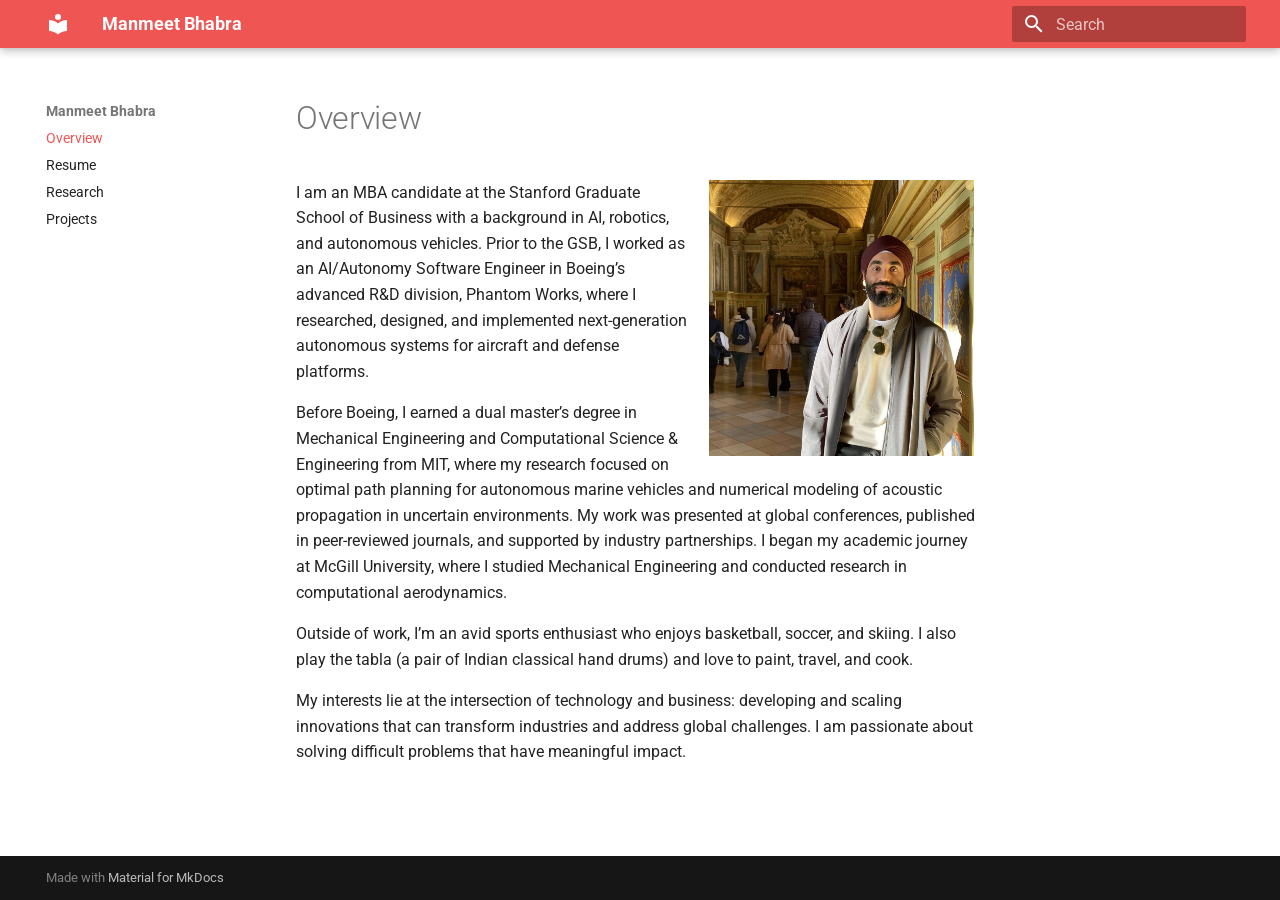
<file: index.html>
<!doctype html>
<html lang="en" class="no-js">
  <head>
    
      <meta charset="utf-8">
      <meta name="viewport" content="width=device-width,initial-scale=1">
      
        <meta name="description" content="My engineering portfolio">
      
      
        <meta name="author" content="Manmeet Bhabra">
      
      
        <link rel="canonical" href="https://manmeetbhabra.github.io/">
      
      
      
        <link rel="next" href="resume/">
      
      
      <link rel="icon" href="assets/images/favicon.png">
      <meta name="generator" content="mkdocs-1.6.1, mkdocs-material-9.5.50">
    
    
      
        <title>Manmeet Bhabra</title>
      
    
    
      <link rel="stylesheet" href="assets/stylesheets/main.a40c8224.min.css">
      
        
        <link rel="stylesheet" href="assets/stylesheets/palette.06af60db.min.css">
      
      


    
    
      
    
    
      
        
        
        <link rel="preconnect" href="https://fonts.gstatic.com" crossorigin>
        <link rel="stylesheet" href="https://fonts.googleapis.com/css?family=Roboto:300,300i,400,400i,700,700i%7CRoboto+Mono:400,400i,700,700i&display=fallback">
        <style>:root{--md-text-font:"Roboto";--md-code-font:"Roboto Mono"}</style>
      
    
    
      <link rel="stylesheet" href="stylesheets/custom_template.css">
    
    <script>__md_scope=new URL(".",location),__md_hash=e=>[...e].reduce(((e,_)=>(e<<5)-e+_.charCodeAt(0)),0),__md_get=(e,_=localStorage,t=__md_scope)=>JSON.parse(_.getItem(t.pathname+"."+e)),__md_set=(e,_,t=localStorage,a=__md_scope)=>{try{t.setItem(a.pathname+"."+e,JSON.stringify(_))}catch(e){}}</script>
    
      

    
    
    
  </head>
  
  
    
    
    
    
    
    <body dir="ltr" data-md-color-scheme="default" data-md-color-primary="red" data-md-color-accent="deep-orange">
  
    
    <input class="md-toggle" data-md-toggle="drawer" type="checkbox" id="__drawer" autocomplete="off">
    <input class="md-toggle" data-md-toggle="search" type="checkbox" id="__search" autocomplete="off">
    <label class="md-overlay" for="__drawer"></label>
    <div data-md-component="skip">
      
        
        <a href="#overview" class="md-skip">
          Skip to content
        </a>
      
    </div>
    <div data-md-component="announce">
      
    </div>
    
    
      

  

<header class="md-header md-header--shadow" data-md-component="header">
  <nav class="md-header__inner md-grid" aria-label="Header">
    <a href="." title="Manmeet Bhabra" class="md-header__button md-logo" aria-label="Manmeet Bhabra" data-md-component="logo">
      
  
  <svg xmlns="http://www.w3.org/2000/svg" viewBox="0 0 24 24"><path d="M12 8a3 3 0 0 0 3-3 3 3 0 0 0-3-3 3 3 0 0 0-3 3 3 3 0 0 0 3 3m0 3.54C9.64 9.35 6.5 8 3 8v11c3.5 0 6.64 1.35 9 3.54 2.36-2.19 5.5-3.54 9-3.54V8c-3.5 0-6.64 1.35-9 3.54"/></svg>

    </a>
    <label class="md-header__button md-icon" for="__drawer">
      
      <svg xmlns="http://www.w3.org/2000/svg" viewBox="0 0 24 24"><path d="M3 6h18v2H3zm0 5h18v2H3zm0 5h18v2H3z"/></svg>
    </label>
    <div class="md-header__title" data-md-component="header-title">
      <div class="md-header__ellipsis">
        <div class="md-header__topic">
          <span class="md-ellipsis">
            Manmeet Bhabra
          </span>
        </div>
        <div class="md-header__topic" data-md-component="header-topic">
          <span class="md-ellipsis">
            
              Overview
            
          </span>
        </div>
      </div>
    </div>
    
      
    
    
    
    
      <label class="md-header__button md-icon" for="__search">
        
        <svg xmlns="http://www.w3.org/2000/svg" viewBox="0 0 24 24"><path d="M9.5 3A6.5 6.5 0 0 1 16 9.5c0 1.61-.59 3.09-1.56 4.23l.27.27h.79l5 5-1.5 1.5-5-5v-.79l-.27-.27A6.52 6.52 0 0 1 9.5 16 6.5 6.5 0 0 1 3 9.5 6.5 6.5 0 0 1 9.5 3m0 2C7 5 5 7 5 9.5S7 14 9.5 14 14 12 14 9.5 12 5 9.5 5"/></svg>
      </label>
      <div class="md-search" data-md-component="search" role="dialog">
  <label class="md-search__overlay" for="__search"></label>
  <div class="md-search__inner" role="search">
    <form class="md-search__form" name="search">
      <input type="text" class="md-search__input" name="query" aria-label="Search" placeholder="Search" autocapitalize="off" autocorrect="off" autocomplete="off" spellcheck="false" data-md-component="search-query" required>
      <label class="md-search__icon md-icon" for="__search">
        
        <svg xmlns="http://www.w3.org/2000/svg" viewBox="0 0 24 24"><path d="M9.5 3A6.5 6.5 0 0 1 16 9.5c0 1.61-.59 3.09-1.56 4.23l.27.27h.79l5 5-1.5 1.5-5-5v-.79l-.27-.27A6.52 6.52 0 0 1 9.5 16 6.5 6.5 0 0 1 3 9.5 6.5 6.5 0 0 1 9.5 3m0 2C7 5 5 7 5 9.5S7 14 9.5 14 14 12 14 9.5 12 5 9.5 5"/></svg>
        
        <svg xmlns="http://www.w3.org/2000/svg" viewBox="0 0 24 24"><path d="M20 11v2H8l5.5 5.5-1.42 1.42L4.16 12l7.92-7.92L13.5 5.5 8 11z"/></svg>
      </label>
      <nav class="md-search__options" aria-label="Search">
        
        <button type="reset" class="md-search__icon md-icon" title="Clear" aria-label="Clear" tabindex="-1">
          
          <svg xmlns="http://www.w3.org/2000/svg" viewBox="0 0 24 24"><path d="M19 6.41 17.59 5 12 10.59 6.41 5 5 6.41 10.59 12 5 17.59 6.41 19 12 13.41 17.59 19 19 17.59 13.41 12z"/></svg>
        </button>
      </nav>
      
    </form>
    <div class="md-search__output">
      <div class="md-search__scrollwrap" tabindex="0" data-md-scrollfix>
        <div class="md-search-result" data-md-component="search-result">
          <div class="md-search-result__meta">
            Initializing search
          </div>
          <ol class="md-search-result__list" role="presentation"></ol>
        </div>
      </div>
    </div>
  </div>
</div>
    
    
  </nav>
  
</header>
    
    <div class="md-container" data-md-component="container">
      
      
        
          
        
      
      <main class="md-main" data-md-component="main">
        <div class="md-main__inner md-grid">
          
            
              
              <div class="md-sidebar md-sidebar--primary" data-md-component="sidebar" data-md-type="navigation" >
                <div class="md-sidebar__scrollwrap">
                  <div class="md-sidebar__inner">
                    



<nav class="md-nav md-nav--primary" aria-label="Navigation" data-md-level="0">
  <label class="md-nav__title" for="__drawer">
    <a href="." title="Manmeet Bhabra" class="md-nav__button md-logo" aria-label="Manmeet Bhabra" data-md-component="logo">
      
  
  <svg xmlns="http://www.w3.org/2000/svg" viewBox="0 0 24 24"><path d="M12 8a3 3 0 0 0 3-3 3 3 0 0 0-3-3 3 3 0 0 0-3 3 3 3 0 0 0 3 3m0 3.54C9.64 9.35 6.5 8 3 8v11c3.5 0 6.64 1.35 9 3.54 2.36-2.19 5.5-3.54 9-3.54V8c-3.5 0-6.64 1.35-9 3.54"/></svg>

    </a>
    Manmeet Bhabra
  </label>
  
  <ul class="md-nav__list" data-md-scrollfix>
    
      
      
  
  
    
  
  
  
    <li class="md-nav__item md-nav__item--active">
      
      <input class="md-nav__toggle md-toggle" type="checkbox" id="__toc">
      
      
        
      
      
      <a href="." class="md-nav__link md-nav__link--active">
        
  
  <span class="md-ellipsis">
    Overview
  </span>
  

      </a>
      
    </li>
  

    
      
      
  
  
  
  
    <li class="md-nav__item">
      <a href="resume/" class="md-nav__link">
        
  
  <span class="md-ellipsis">
    Resume
  </span>
  

      </a>
    </li>
  

    
      
      
  
  
  
  
    <li class="md-nav__item">
      <a href="research/" class="md-nav__link">
        
  
  <span class="md-ellipsis">
    Research
  </span>
  

      </a>
    </li>
  

    
      
      
  
  
  
  
    <li class="md-nav__item">
      <a href="projects/" class="md-nav__link">
        
  
  <span class="md-ellipsis">
    Projects
  </span>
  

      </a>
    </li>
  

    
  </ul>
</nav>
                  </div>
                </div>
              </div>
            
            
              
              <div class="md-sidebar md-sidebar--secondary" data-md-component="sidebar" data-md-type="toc" >
                <div class="md-sidebar__scrollwrap">
                  <div class="md-sidebar__inner">
                    

<nav class="md-nav md-nav--secondary" aria-label="Table of contents">
  
  
  
    
  
  
</nav>
                  </div>
                </div>
              </div>
            
          
          
            <div class="md-content" data-md-component="content">
              <article class="md-content__inner md-typeset">
                
                  


<h1 id="overview">Overview<a class="headerlink" href="#overview" title="Permanent link">&para;</a></h1>
<p><img align="right" style="width:40%; padding-right:10px" src="../../assets/images/mb_pic_3.jpg"></p>
<p>I am an MBA candidate at the Stanford Graduate School of Business with a background in AI, robotics, and autonomous vehicles. Prior to the GSB, I worked as an AI/Autonomy Software Engineer in Boeing’s advanced R&amp;D division, Phantom Works, where I researched, designed, and implemented next-generation autonomous systems for aircraft and defense platforms.</p>
<p>Before Boeing, I earned a dual master’s degree in Mechanical Engineering and Computational Science &amp; Engineering from MIT, where my research focused on optimal path planning for autonomous marine vehicles and numerical modeling of acoustic propagation in uncertain environments. My work was presented at global conferences, published in peer-reviewed journals, and supported by industry partnerships. I began my academic journey at McGill University, where I studied Mechanical Engineering and conducted research in computational aerodynamics.</p>
<p>Outside of work, I’m an avid sports enthusiast who enjoys basketball, soccer, and skiing. I also play the tabla (a pair of Indian classical hand drums) and love to paint, travel, and cook.</p>
<p>My interests lie at the intersection of technology and business: developing and scaling innovations that can transform industries and address global challenges. I am passionate about solving difficult problems that have meaningful impact.</p>












                
              </article>
            </div>
          
          
<script>var target=document.getElementById(location.hash.slice(1));target&&target.name&&(target.checked=target.name.startsWith("__tabbed_"))</script>
        </div>
        
      </main>
      
        <footer class="md-footer">
  
  <div class="md-footer-meta md-typeset">
    <div class="md-footer-meta__inner md-grid">
      <div class="md-copyright">
  
  
    Made with
    <a href="https://squidfunk.github.io/mkdocs-material/" target="_blank" rel="noopener">
      Material for MkDocs
    </a>
  
</div>
      
    </div>
  </div>
</footer>
      
    </div>
    <div class="md-dialog" data-md-component="dialog">
      <div class="md-dialog__inner md-typeset"></div>
    </div>
    
    
    <script id="__config" type="application/json">{"base": ".", "features": [], "search": "assets/javascripts/workers/search.f8cc74c7.min.js", "translations": {"clipboard.copied": "Copied to clipboard", "clipboard.copy": "Copy to clipboard", "search.result.more.one": "1 more on this page", "search.result.more.other": "# more on this page", "search.result.none": "No matching documents", "search.result.one": "1 matching document", "search.result.other": "# matching documents", "search.result.placeholder": "Type to start searching", "search.result.term.missing": "Missing", "select.version": "Select version"}}</script>
    
    
      <script src="assets/javascripts/bundle.60a45f97.min.js"></script>
      
    
  </body>
</html>
</file>
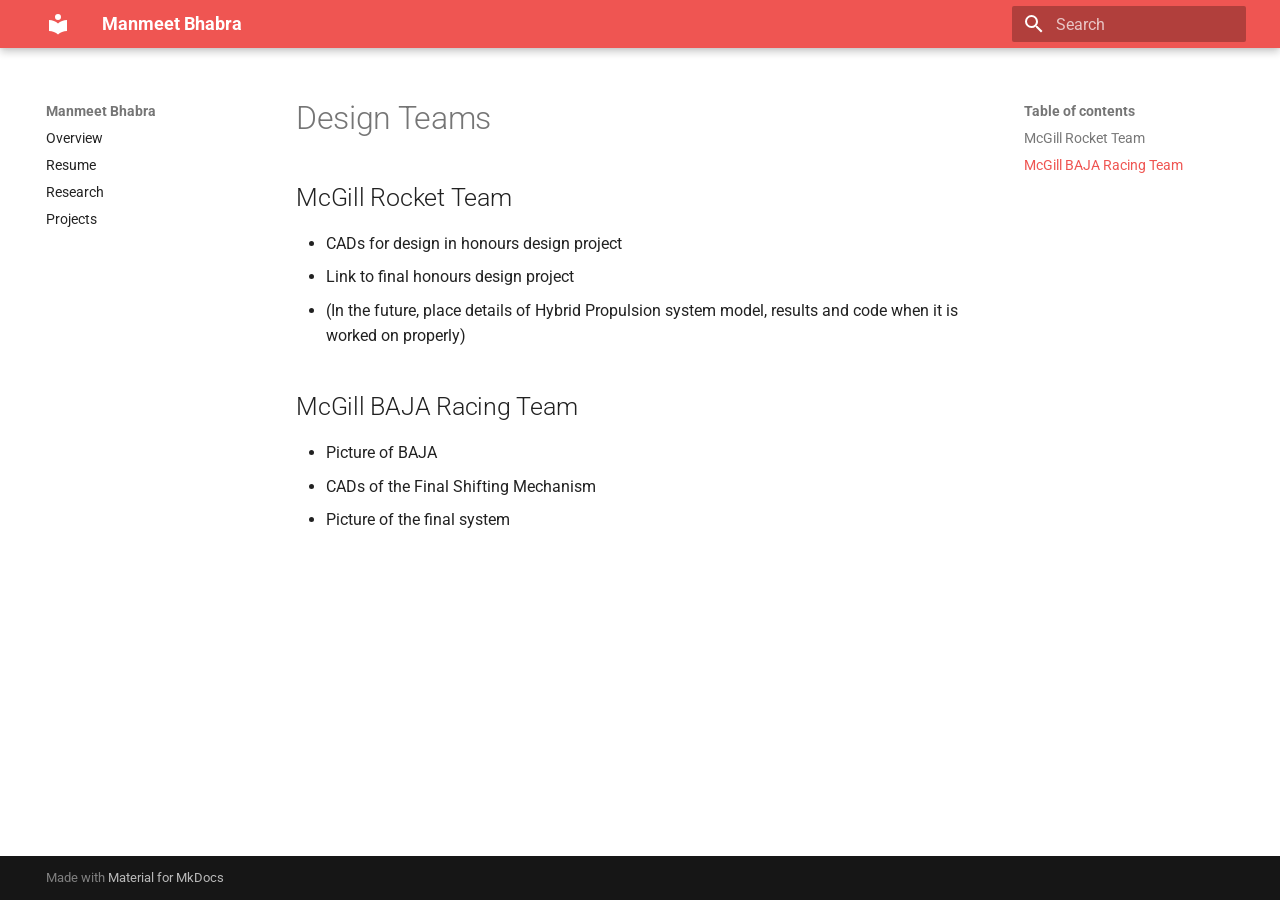
<file: design_teams/index.html>
<!doctype html>
<html lang="en" class="no-js">
  <head>
    
      <meta charset="utf-8">
      <meta name="viewport" content="width=device-width,initial-scale=1">
      
        <meta name="description" content="My engineering portfolio">
      
      
        <meta name="author" content="Manmeet Bhabra">
      
      
        <link rel="canonical" href="https://manmeetbhabra.github.io/design_teams/">
      
      
      
      
      <link rel="icon" href="../assets/images/favicon.png">
      <meta name="generator" content="mkdocs-1.6.1, mkdocs-material-9.5.50">
    
    
      
        <title>Design Teams - Manmeet Bhabra</title>
      
    
    
      <link rel="stylesheet" href="../assets/stylesheets/main.a40c8224.min.css">
      
        
        <link rel="stylesheet" href="../assets/stylesheets/palette.06af60db.min.css">
      
      


    
    
      
    
    
      
        
        
        <link rel="preconnect" href="https://fonts.gstatic.com" crossorigin>
        <link rel="stylesheet" href="https://fonts.googleapis.com/css?family=Roboto:300,300i,400,400i,700,700i%7CRoboto+Mono:400,400i,700,700i&display=fallback">
        <style>:root{--md-text-font:"Roboto";--md-code-font:"Roboto Mono"}</style>
      
    
    
      <link rel="stylesheet" href="../stylesheets/custom_template.css">
    
    <script>__md_scope=new URL("..",location),__md_hash=e=>[...e].reduce(((e,_)=>(e<<5)-e+_.charCodeAt(0)),0),__md_get=(e,_=localStorage,t=__md_scope)=>JSON.parse(_.getItem(t.pathname+"."+e)),__md_set=(e,_,t=localStorage,a=__md_scope)=>{try{t.setItem(a.pathname+"."+e,JSON.stringify(_))}catch(e){}}</script>
    
      

    
    
    
  </head>
  
  
    
    
    
    
    
    <body dir="ltr" data-md-color-scheme="default" data-md-color-primary="red" data-md-color-accent="deep-orange">
  
    
    <input class="md-toggle" data-md-toggle="drawer" type="checkbox" id="__drawer" autocomplete="off">
    <input class="md-toggle" data-md-toggle="search" type="checkbox" id="__search" autocomplete="off">
    <label class="md-overlay" for="__drawer"></label>
    <div data-md-component="skip">
      
        
        <a href="#design-teams" class="md-skip">
          Skip to content
        </a>
      
    </div>
    <div data-md-component="announce">
      
    </div>
    
    
      

  

<header class="md-header md-header--shadow" data-md-component="header">
  <nav class="md-header__inner md-grid" aria-label="Header">
    <a href=".." title="Manmeet Bhabra" class="md-header__button md-logo" aria-label="Manmeet Bhabra" data-md-component="logo">
      
  
  <svg xmlns="http://www.w3.org/2000/svg" viewBox="0 0 24 24"><path d="M12 8a3 3 0 0 0 3-3 3 3 0 0 0-3-3 3 3 0 0 0-3 3 3 3 0 0 0 3 3m0 3.54C9.64 9.35 6.5 8 3 8v11c3.5 0 6.64 1.35 9 3.54 2.36-2.19 5.5-3.54 9-3.54V8c-3.5 0-6.64 1.35-9 3.54"/></svg>

    </a>
    <label class="md-header__button md-icon" for="__drawer">
      
      <svg xmlns="http://www.w3.org/2000/svg" viewBox="0 0 24 24"><path d="M3 6h18v2H3zm0 5h18v2H3zm0 5h18v2H3z"/></svg>
    </label>
    <div class="md-header__title" data-md-component="header-title">
      <div class="md-header__ellipsis">
        <div class="md-header__topic">
          <span class="md-ellipsis">
            Manmeet Bhabra
          </span>
        </div>
        <div class="md-header__topic" data-md-component="header-topic">
          <span class="md-ellipsis">
            
              Design Teams
            
          </span>
        </div>
      </div>
    </div>
    
      
    
    
    
    
      <label class="md-header__button md-icon" for="__search">
        
        <svg xmlns="http://www.w3.org/2000/svg" viewBox="0 0 24 24"><path d="M9.5 3A6.5 6.5 0 0 1 16 9.5c0 1.61-.59 3.09-1.56 4.23l.27.27h.79l5 5-1.5 1.5-5-5v-.79l-.27-.27A6.52 6.52 0 0 1 9.5 16 6.5 6.5 0 0 1 3 9.5 6.5 6.5 0 0 1 9.5 3m0 2C7 5 5 7 5 9.5S7 14 9.5 14 14 12 14 9.5 12 5 9.5 5"/></svg>
      </label>
      <div class="md-search" data-md-component="search" role="dialog">
  <label class="md-search__overlay" for="__search"></label>
  <div class="md-search__inner" role="search">
    <form class="md-search__form" name="search">
      <input type="text" class="md-search__input" name="query" aria-label="Search" placeholder="Search" autocapitalize="off" autocorrect="off" autocomplete="off" spellcheck="false" data-md-component="search-query" required>
      <label class="md-search__icon md-icon" for="__search">
        
        <svg xmlns="http://www.w3.org/2000/svg" viewBox="0 0 24 24"><path d="M9.5 3A6.5 6.5 0 0 1 16 9.5c0 1.61-.59 3.09-1.56 4.23l.27.27h.79l5 5-1.5 1.5-5-5v-.79l-.27-.27A6.52 6.52 0 0 1 9.5 16 6.5 6.5 0 0 1 3 9.5 6.5 6.5 0 0 1 9.5 3m0 2C7 5 5 7 5 9.5S7 14 9.5 14 14 12 14 9.5 12 5 9.5 5"/></svg>
        
        <svg xmlns="http://www.w3.org/2000/svg" viewBox="0 0 24 24"><path d="M20 11v2H8l5.5 5.5-1.42 1.42L4.16 12l7.92-7.92L13.5 5.5 8 11z"/></svg>
      </label>
      <nav class="md-search__options" aria-label="Search">
        
        <button type="reset" class="md-search__icon md-icon" title="Clear" aria-label="Clear" tabindex="-1">
          
          <svg xmlns="http://www.w3.org/2000/svg" viewBox="0 0 24 24"><path d="M19 6.41 17.59 5 12 10.59 6.41 5 5 6.41 10.59 12 5 17.59 6.41 19 12 13.41 17.59 19 19 17.59 13.41 12z"/></svg>
        </button>
      </nav>
      
    </form>
    <div class="md-search__output">
      <div class="md-search__scrollwrap" tabindex="0" data-md-scrollfix>
        <div class="md-search-result" data-md-component="search-result">
          <div class="md-search-result__meta">
            Initializing search
          </div>
          <ol class="md-search-result__list" role="presentation"></ol>
        </div>
      </div>
    </div>
  </div>
</div>
    
    
  </nav>
  
</header>
    
    <div class="md-container" data-md-component="container">
      
      
        
          
        
      
      <main class="md-main" data-md-component="main">
        <div class="md-main__inner md-grid">
          
            
              
              <div class="md-sidebar md-sidebar--primary" data-md-component="sidebar" data-md-type="navigation" >
                <div class="md-sidebar__scrollwrap">
                  <div class="md-sidebar__inner">
                    



<nav class="md-nav md-nav--primary" aria-label="Navigation" data-md-level="0">
  <label class="md-nav__title" for="__drawer">
    <a href=".." title="Manmeet Bhabra" class="md-nav__button md-logo" aria-label="Manmeet Bhabra" data-md-component="logo">
      
  
  <svg xmlns="http://www.w3.org/2000/svg" viewBox="0 0 24 24"><path d="M12 8a3 3 0 0 0 3-3 3 3 0 0 0-3-3 3 3 0 0 0-3 3 3 3 0 0 0 3 3m0 3.54C9.64 9.35 6.5 8 3 8v11c3.5 0 6.64 1.35 9 3.54 2.36-2.19 5.5-3.54 9-3.54V8c-3.5 0-6.64 1.35-9 3.54"/></svg>

    </a>
    Manmeet Bhabra
  </label>
  
  <ul class="md-nav__list" data-md-scrollfix>
    
      
      
  
  
  
  
    <li class="md-nav__item">
      <a href=".." class="md-nav__link">
        
  
  <span class="md-ellipsis">
    Overview
  </span>
  

      </a>
    </li>
  

    
      
      
  
  
  
  
    <li class="md-nav__item">
      <a href="../resume/" class="md-nav__link">
        
  
  <span class="md-ellipsis">
    Resume
  </span>
  

      </a>
    </li>
  

    
      
      
  
  
  
  
    <li class="md-nav__item">
      <a href="../research/" class="md-nav__link">
        
  
  <span class="md-ellipsis">
    Research
  </span>
  

      </a>
    </li>
  

    
      
      
  
  
  
  
    <li class="md-nav__item">
      <a href="../projects/" class="md-nav__link">
        
  
  <span class="md-ellipsis">
    Projects
  </span>
  

      </a>
    </li>
  

    
  </ul>
</nav>
                  </div>
                </div>
              </div>
            
            
              
              <div class="md-sidebar md-sidebar--secondary" data-md-component="sidebar" data-md-type="toc" >
                <div class="md-sidebar__scrollwrap">
                  <div class="md-sidebar__inner">
                    

<nav class="md-nav md-nav--secondary" aria-label="Table of contents">
  
  
  
    
  
  
    <label class="md-nav__title" for="__toc">
      <span class="md-nav__icon md-icon"></span>
      Table of contents
    </label>
    <ul class="md-nav__list" data-md-component="toc" data-md-scrollfix>
      
        <li class="md-nav__item">
  <a href="#mcgill-rocket-team" class="md-nav__link">
    <span class="md-ellipsis">
      McGill Rocket Team
    </span>
  </a>
  
</li>
      
        <li class="md-nav__item">
  <a href="#mcgill-baja-racing-team" class="md-nav__link">
    <span class="md-ellipsis">
      McGill BAJA Racing Team
    </span>
  </a>
  
</li>
      
    </ul>
  
</nav>
                  </div>
                </div>
              </div>
            
          
          
            <div class="md-content" data-md-component="content">
              <article class="md-content__inner md-typeset">
                
                  


<h1 id="design-teams">Design Teams<a class="headerlink" href="#design-teams" title="Permanent link">&para;</a></h1>
<h2 id="mcgill-rocket-team">McGill Rocket Team<a class="headerlink" href="#mcgill-rocket-team" title="Permanent link">&para;</a></h2>
<ul>
<li>CADs for design in honours design project</li>
<li>Link to final honours design project</li>
<li>(In the future, place details of Hybrid Propulsion system model, results and code when it is worked on properly)</li>
</ul>
<h2 id="mcgill-baja-racing-team">McGill BAJA Racing Team<a class="headerlink" href="#mcgill-baja-racing-team" title="Permanent link">&para;</a></h2>
<ul>
<li>Picture of BAJA</li>
<li>CADs of the Final Shifting Mechanism</li>
<li>Picture of the final system</li>
</ul>












                
              </article>
            </div>
          
          
<script>var target=document.getElementById(location.hash.slice(1));target&&target.name&&(target.checked=target.name.startsWith("__tabbed_"))</script>
        </div>
        
      </main>
      
        <footer class="md-footer">
  
  <div class="md-footer-meta md-typeset">
    <div class="md-footer-meta__inner md-grid">
      <div class="md-copyright">
  
  
    Made with
    <a href="https://squidfunk.github.io/mkdocs-material/" target="_blank" rel="noopener">
      Material for MkDocs
    </a>
  
</div>
      
    </div>
  </div>
</footer>
      
    </div>
    <div class="md-dialog" data-md-component="dialog">
      <div class="md-dialog__inner md-typeset"></div>
    </div>
    
    
    <script id="__config" type="application/json">{"base": "..", "features": [], "search": "../assets/javascripts/workers/search.f8cc74c7.min.js", "translations": {"clipboard.copied": "Copied to clipboard", "clipboard.copy": "Copy to clipboard", "search.result.more.one": "1 more on this page", "search.result.more.other": "# more on this page", "search.result.none": "No matching documents", "search.result.one": "1 matching document", "search.result.other": "# matching documents", "search.result.placeholder": "Type to start searching", "search.result.term.missing": "Missing", "select.version": "Select version"}}</script>
    
    
      <script src="../assets/javascripts/bundle.60a45f97.min.js"></script>
      
    
  </body>
</html>
</file>
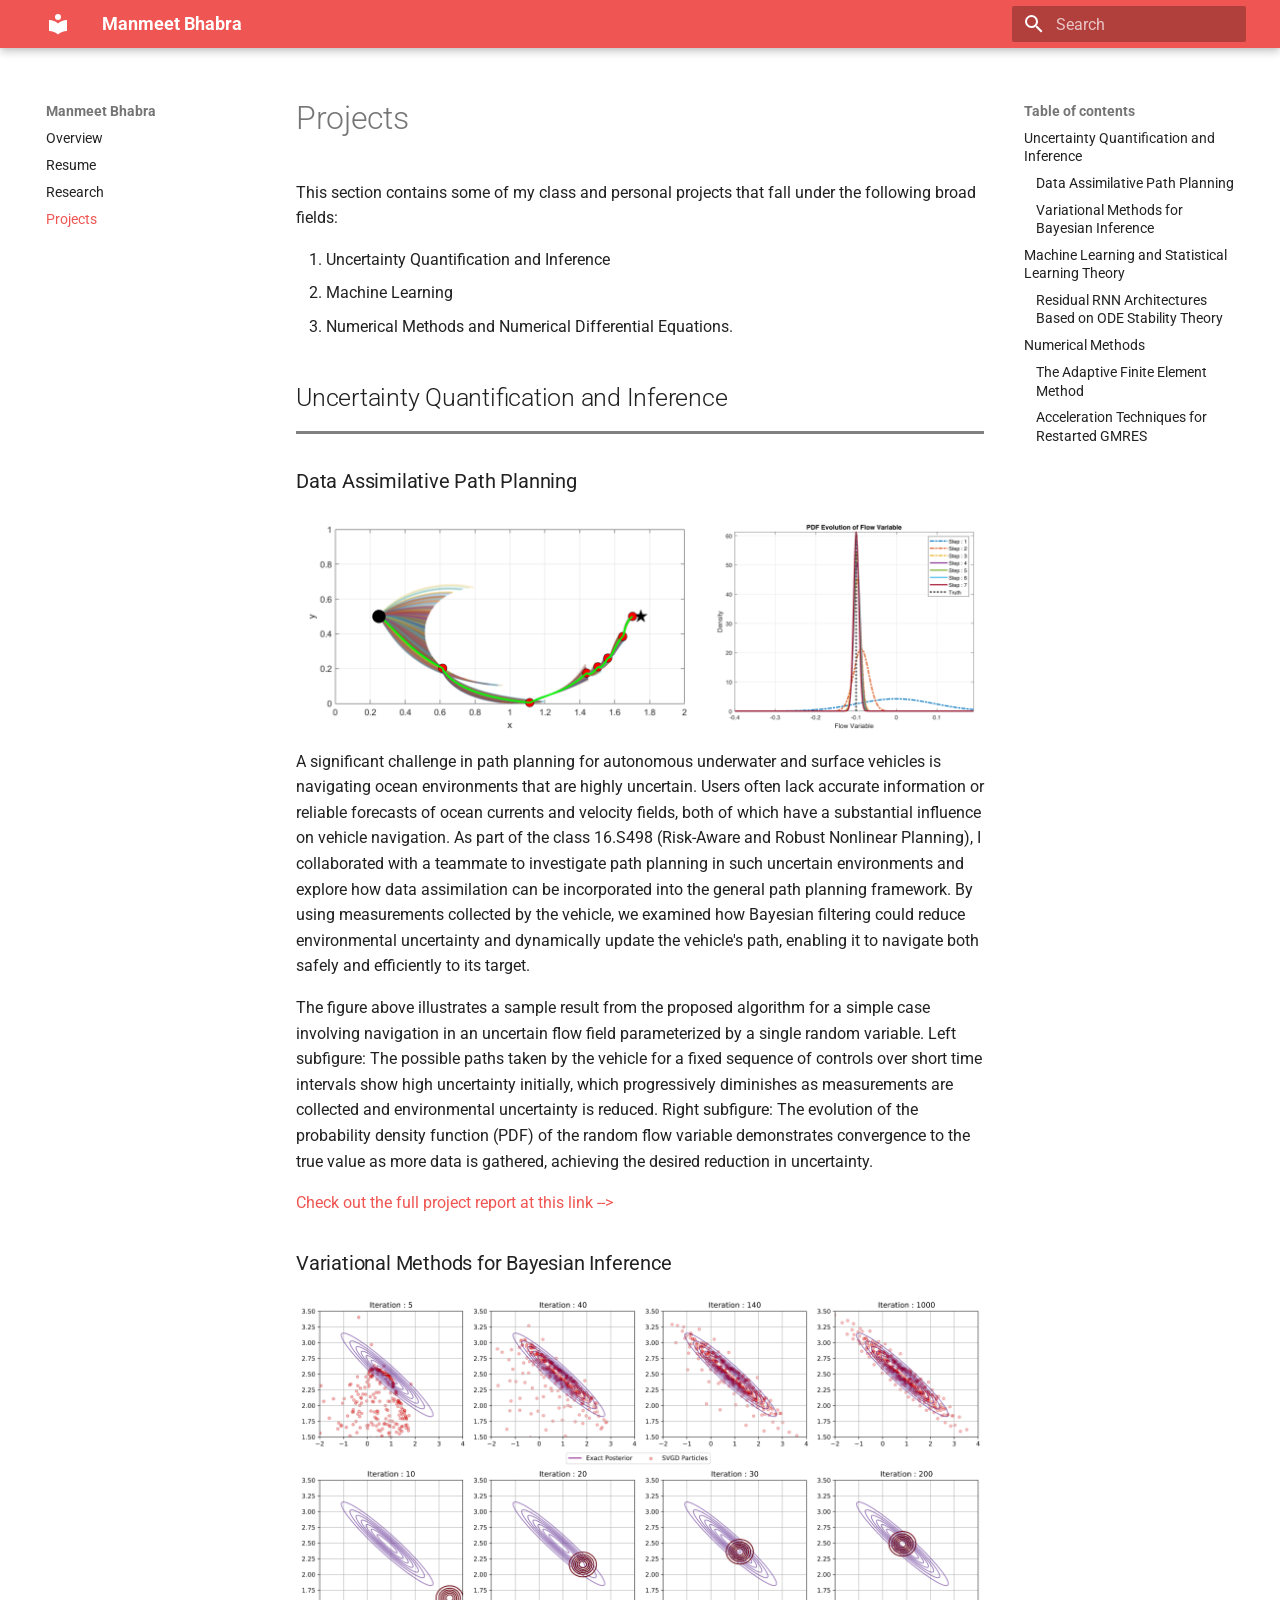
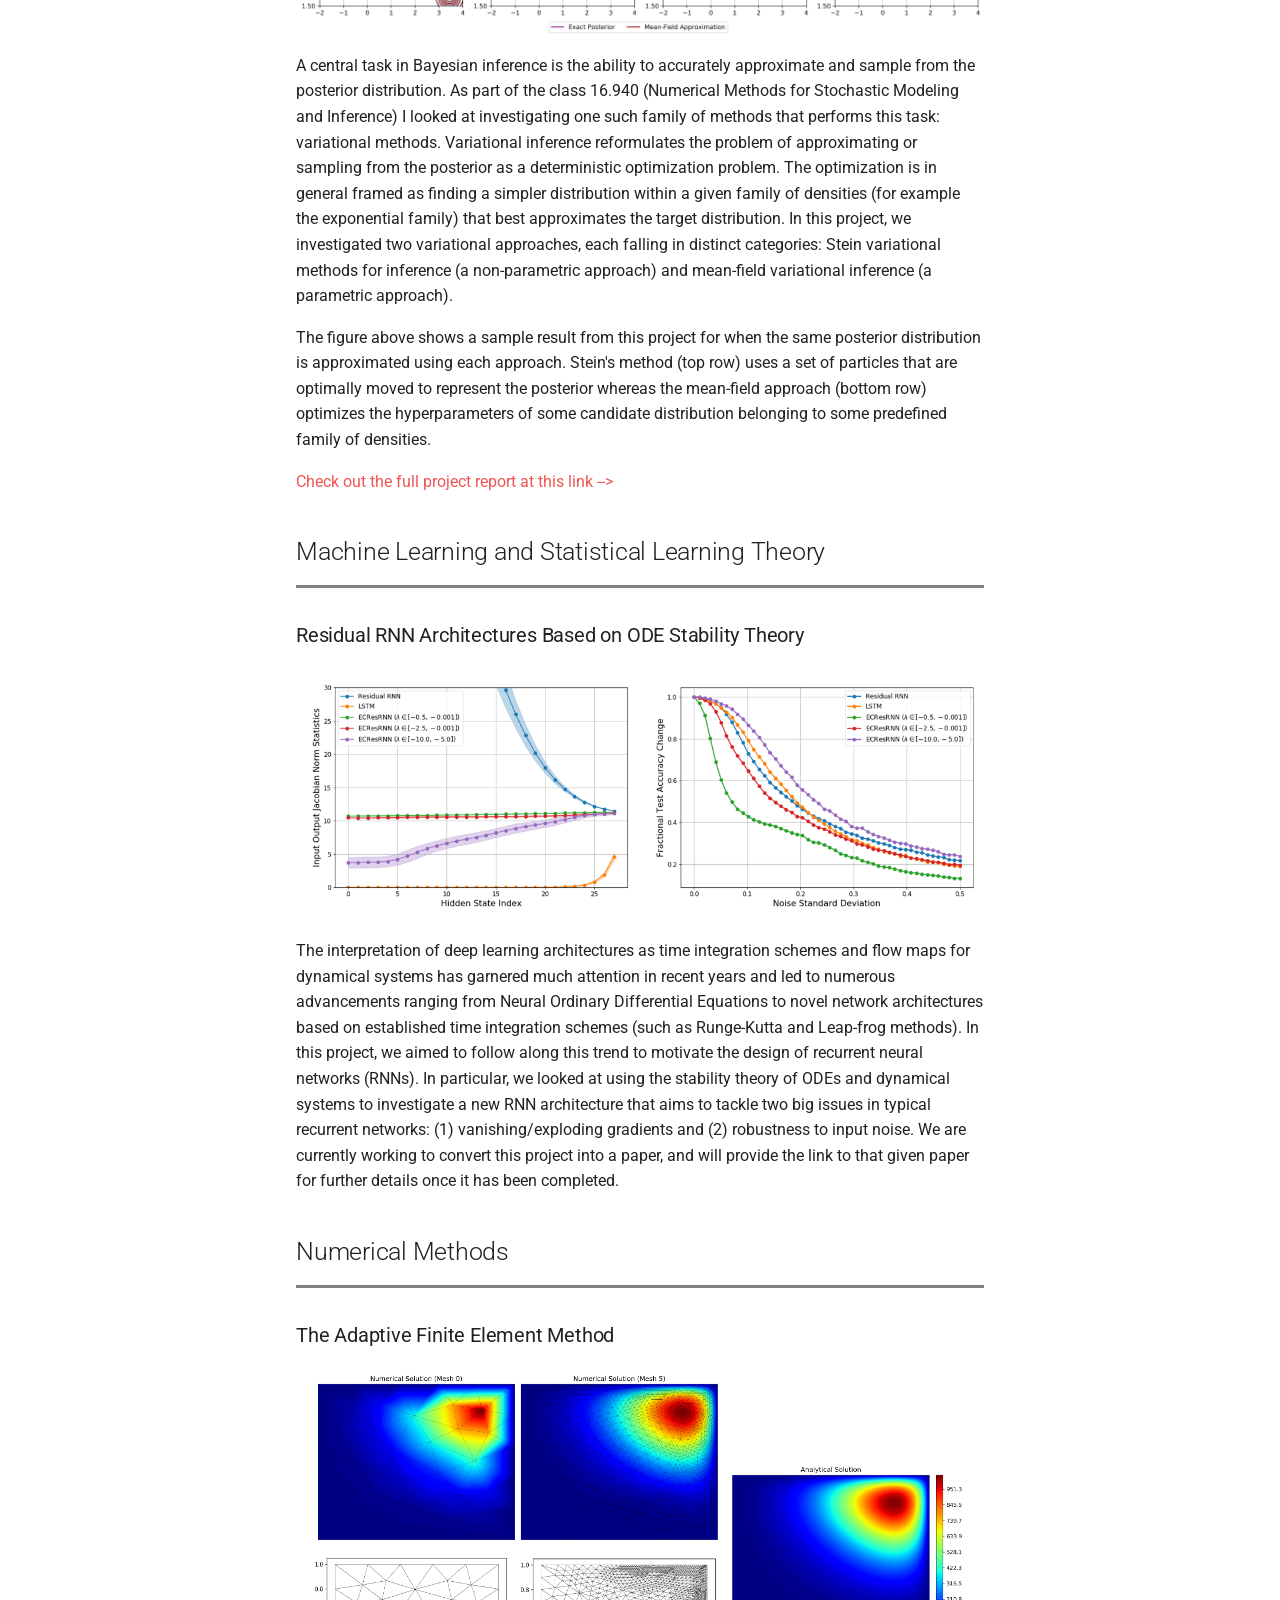
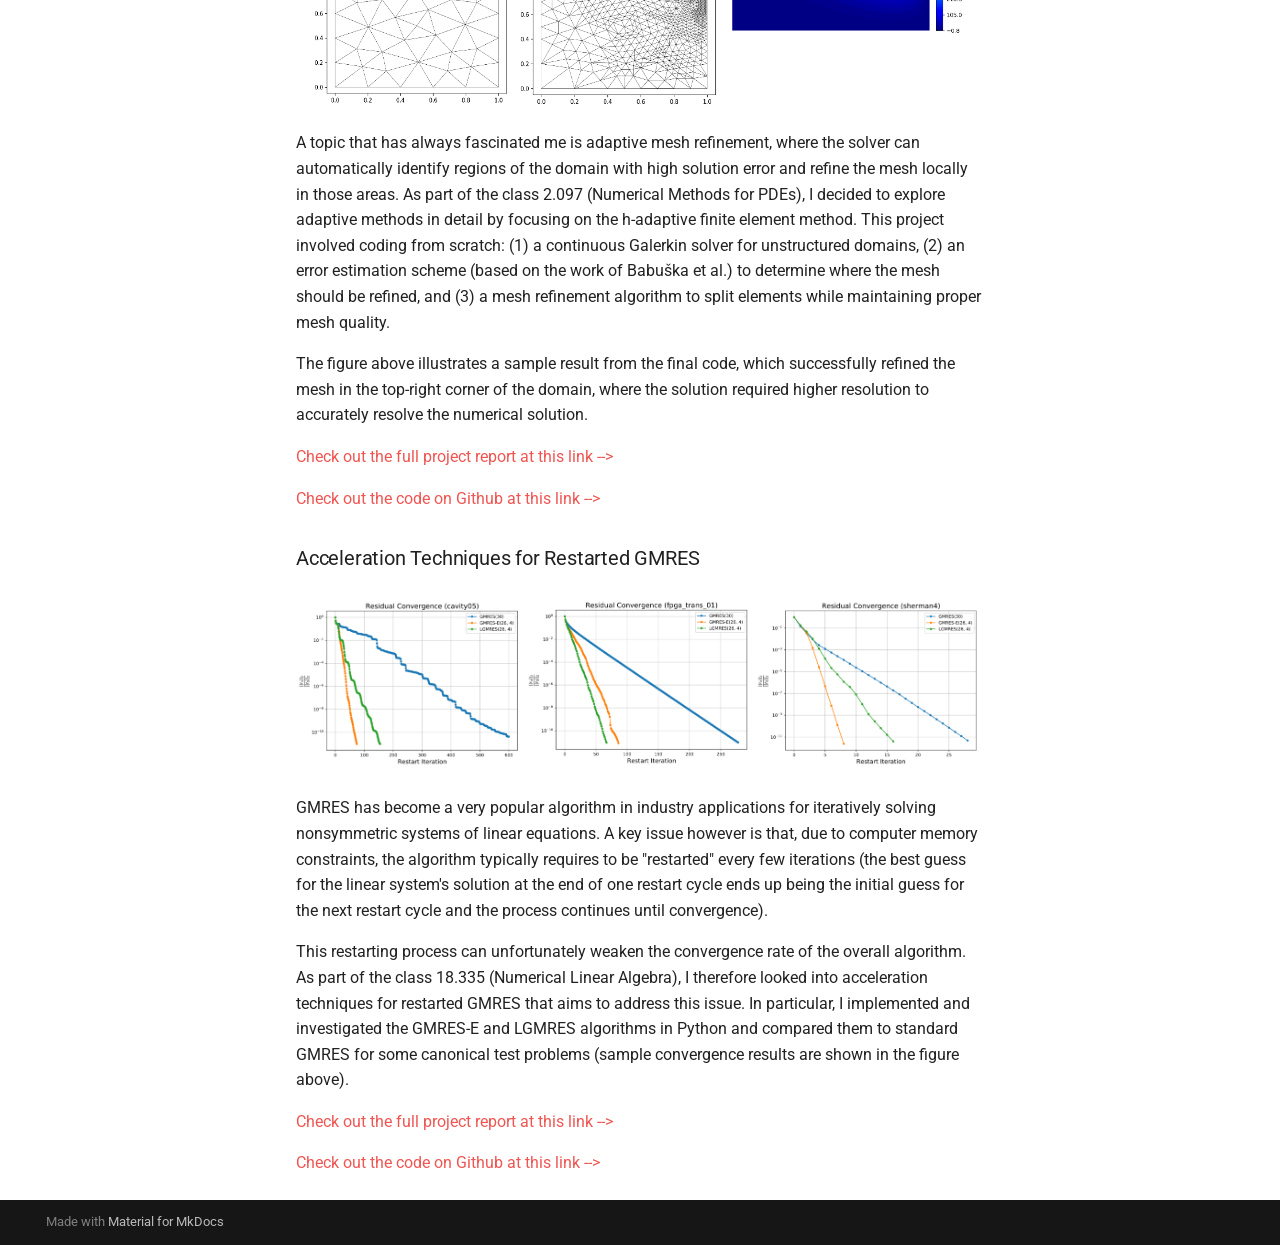
<file: projects/index.html>
<!doctype html>
<html lang="en" class="no-js">
  <head>
    
      <meta charset="utf-8">
      <meta name="viewport" content="width=device-width,initial-scale=1">
      
        <meta name="description" content="My engineering portfolio">
      
      
        <meta name="author" content="Manmeet Bhabra">
      
      
        <link rel="canonical" href="https://manmeetbhabra.github.io/projects/">
      
      
        <link rel="prev" href="../research/">
      
      
      
      <link rel="icon" href="../assets/images/favicon.png">
      <meta name="generator" content="mkdocs-1.6.1, mkdocs-material-9.5.50">
    
    
      
        <title>Projects - Manmeet Bhabra</title>
      
    
    
      <link rel="stylesheet" href="../assets/stylesheets/main.a40c8224.min.css">
      
        
        <link rel="stylesheet" href="../assets/stylesheets/palette.06af60db.min.css">
      
      


    
    
      
    
    
      
        
        
        <link rel="preconnect" href="https://fonts.gstatic.com" crossorigin>
        <link rel="stylesheet" href="https://fonts.googleapis.com/css?family=Roboto:300,300i,400,400i,700,700i%7CRoboto+Mono:400,400i,700,700i&display=fallback">
        <style>:root{--md-text-font:"Roboto";--md-code-font:"Roboto Mono"}</style>
      
    
    
      <link rel="stylesheet" href="../stylesheets/custom_template.css">
    
    <script>__md_scope=new URL("..",location),__md_hash=e=>[...e].reduce(((e,_)=>(e<<5)-e+_.charCodeAt(0)),0),__md_get=(e,_=localStorage,t=__md_scope)=>JSON.parse(_.getItem(t.pathname+"."+e)),__md_set=(e,_,t=localStorage,a=__md_scope)=>{try{t.setItem(a.pathname+"."+e,JSON.stringify(_))}catch(e){}}</script>
    
      

    
    
    
  </head>
  
  
    
    
    
    
    
    <body dir="ltr" data-md-color-scheme="default" data-md-color-primary="red" data-md-color-accent="deep-orange">
  
    
    <input class="md-toggle" data-md-toggle="drawer" type="checkbox" id="__drawer" autocomplete="off">
    <input class="md-toggle" data-md-toggle="search" type="checkbox" id="__search" autocomplete="off">
    <label class="md-overlay" for="__drawer"></label>
    <div data-md-component="skip">
      
        
        <a href="#projects" class="md-skip">
          Skip to content
        </a>
      
    </div>
    <div data-md-component="announce">
      
    </div>
    
    
      

  

<header class="md-header md-header--shadow" data-md-component="header">
  <nav class="md-header__inner md-grid" aria-label="Header">
    <a href=".." title="Manmeet Bhabra" class="md-header__button md-logo" aria-label="Manmeet Bhabra" data-md-component="logo">
      
  
  <svg xmlns="http://www.w3.org/2000/svg" viewBox="0 0 24 24"><path d="M12 8a3 3 0 0 0 3-3 3 3 0 0 0-3-3 3 3 0 0 0-3 3 3 3 0 0 0 3 3m0 3.54C9.64 9.35 6.5 8 3 8v11c3.5 0 6.64 1.35 9 3.54 2.36-2.19 5.5-3.54 9-3.54V8c-3.5 0-6.64 1.35-9 3.54"/></svg>

    </a>
    <label class="md-header__button md-icon" for="__drawer">
      
      <svg xmlns="http://www.w3.org/2000/svg" viewBox="0 0 24 24"><path d="M3 6h18v2H3zm0 5h18v2H3zm0 5h18v2H3z"/></svg>
    </label>
    <div class="md-header__title" data-md-component="header-title">
      <div class="md-header__ellipsis">
        <div class="md-header__topic">
          <span class="md-ellipsis">
            Manmeet Bhabra
          </span>
        </div>
        <div class="md-header__topic" data-md-component="header-topic">
          <span class="md-ellipsis">
            
              Projects
            
          </span>
        </div>
      </div>
    </div>
    
      
    
    
    
    
      <label class="md-header__button md-icon" for="__search">
        
        <svg xmlns="http://www.w3.org/2000/svg" viewBox="0 0 24 24"><path d="M9.5 3A6.5 6.5 0 0 1 16 9.5c0 1.61-.59 3.09-1.56 4.23l.27.27h.79l5 5-1.5 1.5-5-5v-.79l-.27-.27A6.52 6.52 0 0 1 9.5 16 6.5 6.5 0 0 1 3 9.5 6.5 6.5 0 0 1 9.5 3m0 2C7 5 5 7 5 9.5S7 14 9.5 14 14 12 14 9.5 12 5 9.5 5"/></svg>
      </label>
      <div class="md-search" data-md-component="search" role="dialog">
  <label class="md-search__overlay" for="__search"></label>
  <div class="md-search__inner" role="search">
    <form class="md-search__form" name="search">
      <input type="text" class="md-search__input" name="query" aria-label="Search" placeholder="Search" autocapitalize="off" autocorrect="off" autocomplete="off" spellcheck="false" data-md-component="search-query" required>
      <label class="md-search__icon md-icon" for="__search">
        
        <svg xmlns="http://www.w3.org/2000/svg" viewBox="0 0 24 24"><path d="M9.5 3A6.5 6.5 0 0 1 16 9.5c0 1.61-.59 3.09-1.56 4.23l.27.27h.79l5 5-1.5 1.5-5-5v-.79l-.27-.27A6.52 6.52 0 0 1 9.5 16 6.5 6.5 0 0 1 3 9.5 6.5 6.5 0 0 1 9.5 3m0 2C7 5 5 7 5 9.5S7 14 9.5 14 14 12 14 9.5 12 5 9.5 5"/></svg>
        
        <svg xmlns="http://www.w3.org/2000/svg" viewBox="0 0 24 24"><path d="M20 11v2H8l5.5 5.5-1.42 1.42L4.16 12l7.92-7.92L13.5 5.5 8 11z"/></svg>
      </label>
      <nav class="md-search__options" aria-label="Search">
        
        <button type="reset" class="md-search__icon md-icon" title="Clear" aria-label="Clear" tabindex="-1">
          
          <svg xmlns="http://www.w3.org/2000/svg" viewBox="0 0 24 24"><path d="M19 6.41 17.59 5 12 10.59 6.41 5 5 6.41 10.59 12 5 17.59 6.41 19 12 13.41 17.59 19 19 17.59 13.41 12z"/></svg>
        </button>
      </nav>
      
    </form>
    <div class="md-search__output">
      <div class="md-search__scrollwrap" tabindex="0" data-md-scrollfix>
        <div class="md-search-result" data-md-component="search-result">
          <div class="md-search-result__meta">
            Initializing search
          </div>
          <ol class="md-search-result__list" role="presentation"></ol>
        </div>
      </div>
    </div>
  </div>
</div>
    
    
  </nav>
  
</header>
    
    <div class="md-container" data-md-component="container">
      
      
        
          
        
      
      <main class="md-main" data-md-component="main">
        <div class="md-main__inner md-grid">
          
            
              
              <div class="md-sidebar md-sidebar--primary" data-md-component="sidebar" data-md-type="navigation" >
                <div class="md-sidebar__scrollwrap">
                  <div class="md-sidebar__inner">
                    



<nav class="md-nav md-nav--primary" aria-label="Navigation" data-md-level="0">
  <label class="md-nav__title" for="__drawer">
    <a href=".." title="Manmeet Bhabra" class="md-nav__button md-logo" aria-label="Manmeet Bhabra" data-md-component="logo">
      
  
  <svg xmlns="http://www.w3.org/2000/svg" viewBox="0 0 24 24"><path d="M12 8a3 3 0 0 0 3-3 3 3 0 0 0-3-3 3 3 0 0 0-3 3 3 3 0 0 0 3 3m0 3.54C9.64 9.35 6.5 8 3 8v11c3.5 0 6.64 1.35 9 3.54 2.36-2.19 5.5-3.54 9-3.54V8c-3.5 0-6.64 1.35-9 3.54"/></svg>

    </a>
    Manmeet Bhabra
  </label>
  
  <ul class="md-nav__list" data-md-scrollfix>
    
      
      
  
  
  
  
    <li class="md-nav__item">
      <a href=".." class="md-nav__link">
        
  
  <span class="md-ellipsis">
    Overview
  </span>
  

      </a>
    </li>
  

    
      
      
  
  
  
  
    <li class="md-nav__item">
      <a href="../resume/" class="md-nav__link">
        
  
  <span class="md-ellipsis">
    Resume
  </span>
  

      </a>
    </li>
  

    
      
      
  
  
  
  
    <li class="md-nav__item">
      <a href="../research/" class="md-nav__link">
        
  
  <span class="md-ellipsis">
    Research
  </span>
  

      </a>
    </li>
  

    
      
      
  
  
    
  
  
  
    <li class="md-nav__item md-nav__item--active">
      
      <input class="md-nav__toggle md-toggle" type="checkbox" id="__toc">
      
      
        
      
      
        <label class="md-nav__link md-nav__link--active" for="__toc">
          
  
  <span class="md-ellipsis">
    Projects
  </span>
  

          <span class="md-nav__icon md-icon"></span>
        </label>
      
      <a href="./" class="md-nav__link md-nav__link--active">
        
  
  <span class="md-ellipsis">
    Projects
  </span>
  

      </a>
      
        

<nav class="md-nav md-nav--secondary" aria-label="Table of contents">
  
  
  
    
  
  
    <label class="md-nav__title" for="__toc">
      <span class="md-nav__icon md-icon"></span>
      Table of contents
    </label>
    <ul class="md-nav__list" data-md-component="toc" data-md-scrollfix>
      
        <li class="md-nav__item">
  <a href="#uncertainty-quantification-and-inference" class="md-nav__link">
    <span class="md-ellipsis">
      Uncertainty Quantification and Inference
    </span>
  </a>
  
    <nav class="md-nav" aria-label="Uncertainty Quantification and Inference">
      <ul class="md-nav__list">
        
          <li class="md-nav__item">
  <a href="#data-assimilative-path-planning" class="md-nav__link">
    <span class="md-ellipsis">
      Data Assimilative Path Planning
    </span>
  </a>
  
</li>
        
          <li class="md-nav__item">
  <a href="#variational-methods-for-bayesian-inference" class="md-nav__link">
    <span class="md-ellipsis">
      Variational Methods for Bayesian Inference
    </span>
  </a>
  
</li>
        
      </ul>
    </nav>
  
</li>
      
        <li class="md-nav__item">
  <a href="#machine-learning-and-statistical-learning-theory" class="md-nav__link">
    <span class="md-ellipsis">
      Machine Learning and Statistical Learning Theory
    </span>
  </a>
  
    <nav class="md-nav" aria-label="Machine Learning and Statistical Learning Theory">
      <ul class="md-nav__list">
        
          <li class="md-nav__item">
  <a href="#residual-rnn-architectures-based-on-ode-stability-theory" class="md-nav__link">
    <span class="md-ellipsis">
      Residual RNN Architectures Based on ODE Stability Theory
    </span>
  </a>
  
</li>
        
      </ul>
    </nav>
  
</li>
      
        <li class="md-nav__item">
  <a href="#numerical-methods" class="md-nav__link">
    <span class="md-ellipsis">
      Numerical Methods
    </span>
  </a>
  
    <nav class="md-nav" aria-label="Numerical Methods">
      <ul class="md-nav__list">
        
          <li class="md-nav__item">
  <a href="#the-adaptive-finite-element-method" class="md-nav__link">
    <span class="md-ellipsis">
      The Adaptive Finite Element Method
    </span>
  </a>
  
</li>
        
          <li class="md-nav__item">
  <a href="#acceleration-techniques-for-restarted-gmres" class="md-nav__link">
    <span class="md-ellipsis">
      Acceleration Techniques for Restarted GMRES
    </span>
  </a>
  
</li>
        
      </ul>
    </nav>
  
</li>
      
    </ul>
  
</nav>
      
    </li>
  

    
  </ul>
</nav>
                  </div>
                </div>
              </div>
            
            
              
              <div class="md-sidebar md-sidebar--secondary" data-md-component="sidebar" data-md-type="toc" >
                <div class="md-sidebar__scrollwrap">
                  <div class="md-sidebar__inner">
                    

<nav class="md-nav md-nav--secondary" aria-label="Table of contents">
  
  
  
    
  
  
    <label class="md-nav__title" for="__toc">
      <span class="md-nav__icon md-icon"></span>
      Table of contents
    </label>
    <ul class="md-nav__list" data-md-component="toc" data-md-scrollfix>
      
        <li class="md-nav__item">
  <a href="#uncertainty-quantification-and-inference" class="md-nav__link">
    <span class="md-ellipsis">
      Uncertainty Quantification and Inference
    </span>
  </a>
  
    <nav class="md-nav" aria-label="Uncertainty Quantification and Inference">
      <ul class="md-nav__list">
        
          <li class="md-nav__item">
  <a href="#data-assimilative-path-planning" class="md-nav__link">
    <span class="md-ellipsis">
      Data Assimilative Path Planning
    </span>
  </a>
  
</li>
        
          <li class="md-nav__item">
  <a href="#variational-methods-for-bayesian-inference" class="md-nav__link">
    <span class="md-ellipsis">
      Variational Methods for Bayesian Inference
    </span>
  </a>
  
</li>
        
      </ul>
    </nav>
  
</li>
      
        <li class="md-nav__item">
  <a href="#machine-learning-and-statistical-learning-theory" class="md-nav__link">
    <span class="md-ellipsis">
      Machine Learning and Statistical Learning Theory
    </span>
  </a>
  
    <nav class="md-nav" aria-label="Machine Learning and Statistical Learning Theory">
      <ul class="md-nav__list">
        
          <li class="md-nav__item">
  <a href="#residual-rnn-architectures-based-on-ode-stability-theory" class="md-nav__link">
    <span class="md-ellipsis">
      Residual RNN Architectures Based on ODE Stability Theory
    </span>
  </a>
  
</li>
        
      </ul>
    </nav>
  
</li>
      
        <li class="md-nav__item">
  <a href="#numerical-methods" class="md-nav__link">
    <span class="md-ellipsis">
      Numerical Methods
    </span>
  </a>
  
    <nav class="md-nav" aria-label="Numerical Methods">
      <ul class="md-nav__list">
        
          <li class="md-nav__item">
  <a href="#the-adaptive-finite-element-method" class="md-nav__link">
    <span class="md-ellipsis">
      The Adaptive Finite Element Method
    </span>
  </a>
  
</li>
        
          <li class="md-nav__item">
  <a href="#acceleration-techniques-for-restarted-gmres" class="md-nav__link">
    <span class="md-ellipsis">
      Acceleration Techniques for Restarted GMRES
    </span>
  </a>
  
</li>
        
      </ul>
    </nav>
  
</li>
      
    </ul>
  
</nav>
                  </div>
                </div>
              </div>
            
          
          
            <div class="md-content" data-md-component="content">
              <article class="md-content__inner md-typeset">
                
                  


<h1 id="projects">Projects<a class="headerlink" href="#projects" title="Permanent link">&para;</a></h1>
<p>This section contains some of my class and personal projects that fall under the following broad fields: </p>
<ol>
<li>Uncertainty Quantification and Inference</li>
<li>Machine Learning </li>
<li>Numerical Methods and Numerical Differential Equations.</li>
</ol>
<h2 id="uncertainty-quantification-and-inference">Uncertainty Quantification and Inference<a class="headerlink" href="#uncertainty-quantification-and-inference" title="Permanent link">&para;</a></h2>
<hr style="border:1px solid gray; background-color: gray; margin-top: 0px"/>

<h3 id="data-assimilative-path-planning">Data Assimilative Path Planning<a class="headerlink" href="#data-assimilative-path-planning" title="Permanent link">&para;</a></h3>
<figure>
    <img style="max-width:100%" src="../assets/images/16.S498/16S498.png">
</figure>

<p>A significant challenge in path planning for autonomous underwater and surface vehicles is navigating ocean environments that are highly uncertain. Users often lack accurate information or reliable forecasts of ocean currents and velocity fields, both of which have a substantial influence on vehicle navigation. As part of the class 16.S498 (Risk-Aware and Robust Nonlinear Planning), I collaborated with a teammate to investigate path planning in such uncertain environments and explore how data assimilation can be incorporated into the general path planning framework. By using measurements collected by the vehicle, we examined how Bayesian filtering could reduce environmental uncertainty and dynamically update the vehicle's path, enabling it to navigate both safely and efficiently to its target.</p>
<p>The figure above illustrates a sample result from the proposed algorithm for a simple case involving navigation in an uncertain flow field parameterized by a single random variable. Left subfigure: The possible paths taken by the vehicle for a fixed sequence of controls over short time intervals show high uncertainty initially, which progressively diminishes as measurements are collected and environmental uncertainty is reduced. Right subfigure: The evolution of the probability density function (PDF) of the random flow variable demonstrates convergence to the true value as more data is gathered, achieving the desired reduction in uncertainty.</p>
<p><a href="../assets/docs/16.S498/16S498_report.pdf">Check out the full project report at this link --&gt;</a></p>
<h3 id="variational-methods-for-bayesian-inference">Variational Methods for Bayesian Inference<a class="headerlink" href="#variational-methods-for-bayesian-inference" title="Permanent link">&para;</a></h3>
<figure>
    <img src="../assets/images/16.940/SVGD_and_VarInf_low_res.png">
</figure>

<p>A central task in Bayesian inference is the ability to accurately approximate and sample from the posterior distribution. As part of the class 16.940 (Numerical Methods for Stochastic Modeling and Inference) I looked at investigating one such family of methods that performs this task: variational methods. Variational inference reformulates the problem of approximating or sampling from the posterior as a deterministic optimization problem. The optimization is in general framed as finding a simpler distribution within a given family of densities (for example the exponential family) that best approximates the target distribution. In this project, we investigated two variational approaches, each falling in distinct categories: Stein variational methods for inference (a non-parametric approach) and mean-field variational inference (a parametric approach). </p>
<p>The figure above shows a sample result from this project for when the same posterior distribution is approximated using each approach. Stein's method (top row) uses a set of particles that are optimally moved to represent the posterior whereas the mean-field approach (bottom row) optimizes the hyperparameters of some candidate distribution belonging to some predefined family of densities.</p>
<p><a href="../assets/docs/16.940/16940_report.pdf">Check out the full project report at this link --&gt;</a></p>
<h2 id="machine-learning-and-statistical-learning-theory">Machine Learning and Statistical Learning Theory<a class="headerlink" href="#machine-learning-and-statistical-learning-theory" title="Permanent link">&para;</a></h2>
<hr style="border:1px solid gray; background-color: gray; margin-top: 0px"/>

<h3 id="residual-rnn-architectures-based-on-ode-stability-theory">Residual RNN Architectures Based on ODE Stability Theory<a class="headerlink" href="#residual-rnn-architectures-based-on-ode-stability-theory" title="Permanent link">&para;</a></h3>
<figure>
    <img src="../assets/images/6.860/6860.png">
</figure>

<p>The interpretation of deep learning architectures as time integration schemes and flow maps for dynamical systems has garnered much attention in recent years and led to numerous advancements ranging from Neural Ordinary Differential Equations to novel network architectures based on established time integration schemes (such as Runge-Kutta and Leap-frog methods). In this project, we aimed to follow along this trend to motivate the design of recurrent neural networks (RNNs). In particular, we looked at using the stability theory of ODEs and dynamical systems to investigate a new RNN architecture that aims to tackle two big issues in typical recurrent networks: (1) vanishing/exploding gradients and (2) robustness to input noise. We are currently working to convert this project into a paper, and will provide the link to that given paper for further details once it has been completed. </p>
<h2 id="numerical-methods">Numerical Methods<a class="headerlink" href="#numerical-methods" title="Permanent link">&para;</a></h2>
<hr style="border:1px solid gray; background-color: gray; margin-top: 0px"/>

<h3 id="the-adaptive-finite-element-method">The Adaptive Finite Element Method<a class="headerlink" href="#the-adaptive-finite-element-method" title="Permanent link">&para;</a></h3>
<figure>
    <img src="../assets/images/2.097/compiled_2097_figure_low_res.png">
</figure>

<p>A topic that has always fascinated me is adaptive mesh refinement, where the solver can automatically identify regions of the domain with high solution error and refine the mesh locally in those areas. As part of the class 2.097 (Numerical Methods for PDEs), I decided to explore adaptive methods in detail by focusing on the h-adaptive finite element method. This project involved coding from scratch: (1) a continuous Galerkin solver for unstructured domains, (2) an error estimation scheme (based on the work of Babuška et al.) to determine where the mesh should be refined, and (3) a mesh refinement algorithm to split elements while maintaining proper mesh quality.</p>
<p>The figure above illustrates a sample result from the final code, which successfully refined the mesh in the top-right corner of the domain, where the solution required higher resolution to accurately resolve the numerical solution.</p>
<p><a href="../assets/docs/2.097/2097_report.pdf">Check out the full project report at this link --&gt;</a></p>
<p><a href="https://github.com/manmeetbhabra/2.097-Final-Project">Check out the code on Github at this link --&gt;</a></p>
<h3 id="acceleration-techniques-for-restarted-gmres">Acceleration Techniques for Restarted GMRES<a class="headerlink" href="#acceleration-techniques-for-restarted-gmres" title="Permanent link">&para;</a></h3>
<figure>
    <img src="../assets/images/18.335/GMRES_conv.png">
</figure>

<p>GMRES has become a very popular algorithm in industry applications for iteratively solving nonsymmetric systems of linear equations. A key issue however is that, due to computer memory constraints, the algorithm typically requires to be "restarted" every few iterations (the best guess for the linear system's solution at the end of one restart cycle ends up being the initial guess for the next restart cycle and the process continues until convergence). </p>
<p>This restarting process can unfortunately weaken the convergence rate of the overall algorithm. As part of the class 18.335 (Numerical Linear Algebra), I therefore looked into acceleration techniques for restarted GMRES that aims to address this issue. In particular, I implemented and investigated the GMRES-E and LGMRES algorithms in Python and compared them to standard GMRES for some canonical test problems (sample convergence results are shown in the figure above).</p>
<p><a href="../assets/docs/18.335/18335_report.pdf">Check out the full project report at this link --&gt;</a></p>
<p><a href="https://github.com/manmeetbhabra/18.335-Final-Project">Check out the code on Github at this link --&gt;</a></p>












                
              </article>
            </div>
          
          
<script>var target=document.getElementById(location.hash.slice(1));target&&target.name&&(target.checked=target.name.startsWith("__tabbed_"))</script>
        </div>
        
      </main>
      
        <footer class="md-footer">
  
  <div class="md-footer-meta md-typeset">
    <div class="md-footer-meta__inner md-grid">
      <div class="md-copyright">
  
  
    Made with
    <a href="https://squidfunk.github.io/mkdocs-material/" target="_blank" rel="noopener">
      Material for MkDocs
    </a>
  
</div>
      
    </div>
  </div>
</footer>
      
    </div>
    <div class="md-dialog" data-md-component="dialog">
      <div class="md-dialog__inner md-typeset"></div>
    </div>
    
    
    <script id="__config" type="application/json">{"base": "..", "features": [], "search": "../assets/javascripts/workers/search.f8cc74c7.min.js", "translations": {"clipboard.copied": "Copied to clipboard", "clipboard.copy": "Copy to clipboard", "search.result.more.one": "1 more on this page", "search.result.more.other": "# more on this page", "search.result.none": "No matching documents", "search.result.one": "1 matching document", "search.result.other": "# matching documents", "search.result.placeholder": "Type to start searching", "search.result.term.missing": "Missing", "select.version": "Select version"}}</script>
    
    
      <script src="../assets/javascripts/bundle.60a45f97.min.js"></script>
      
    
  </body>
</html>
</file>
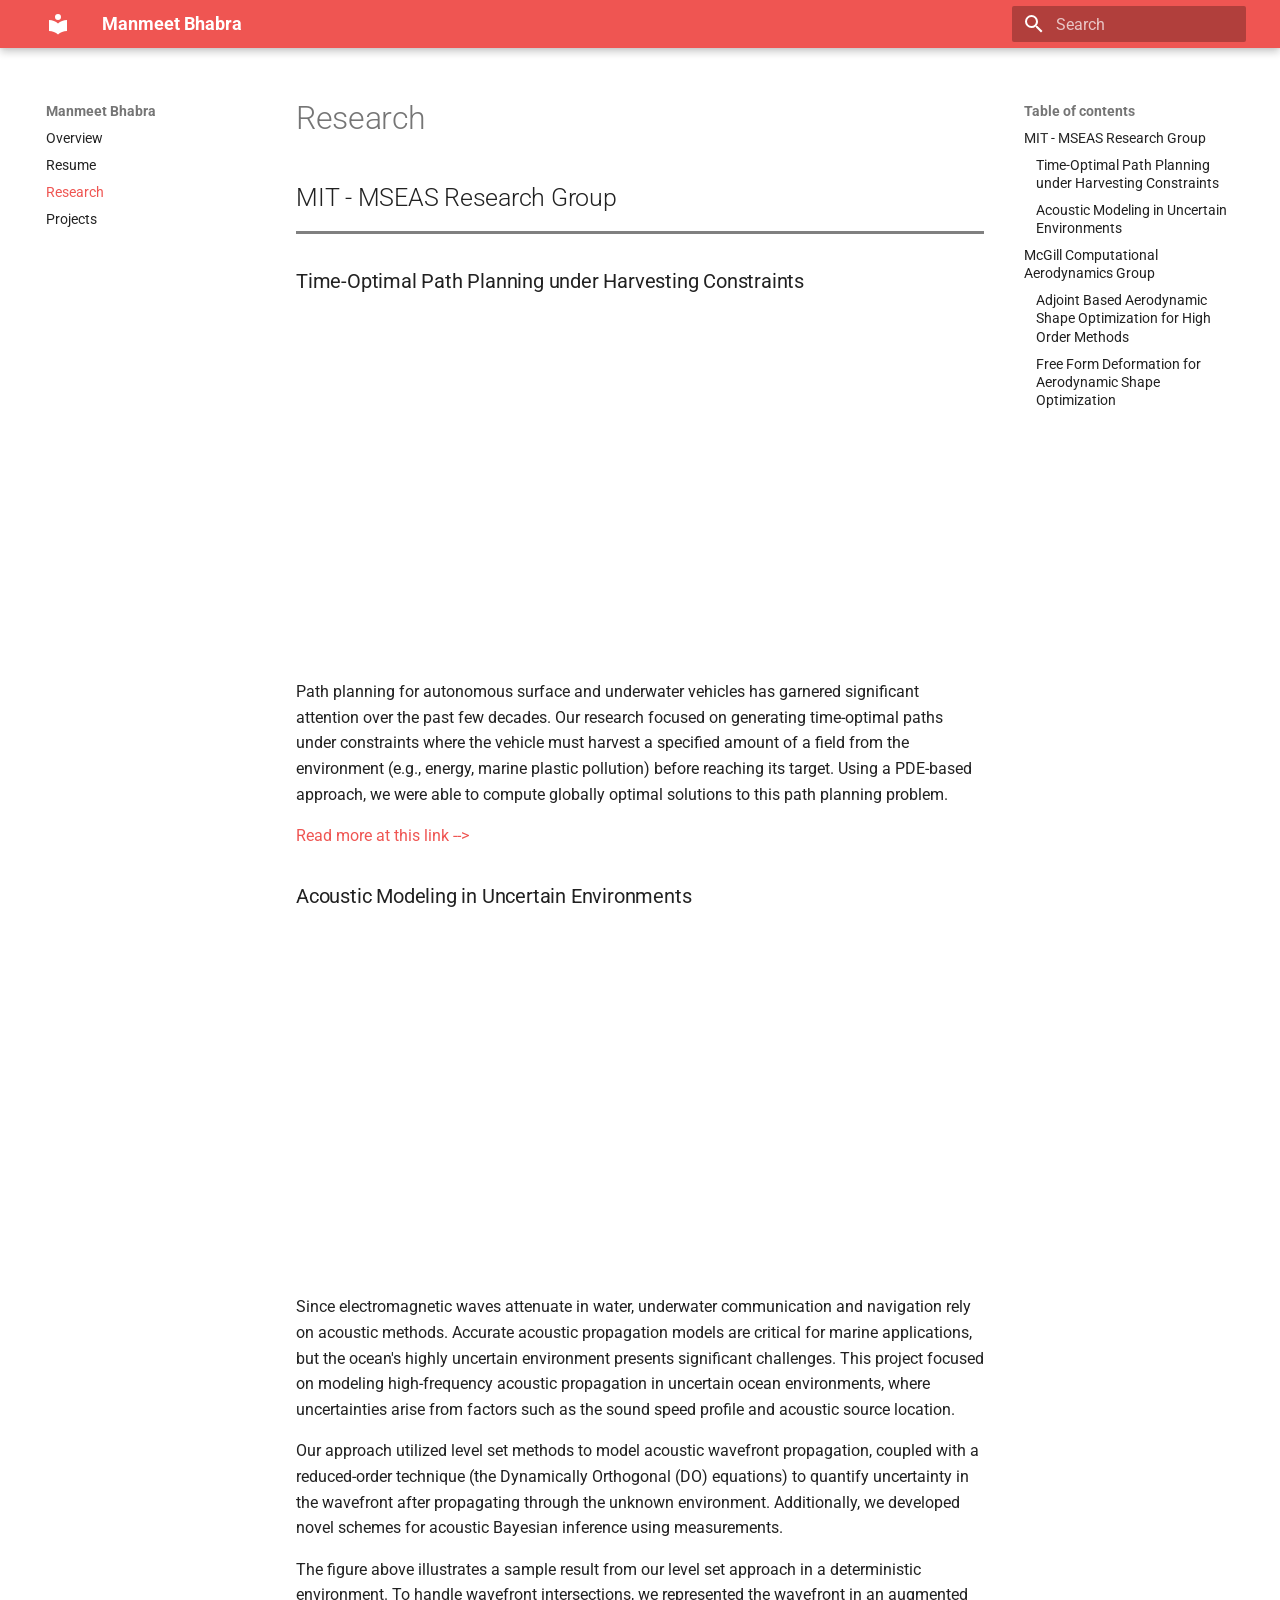
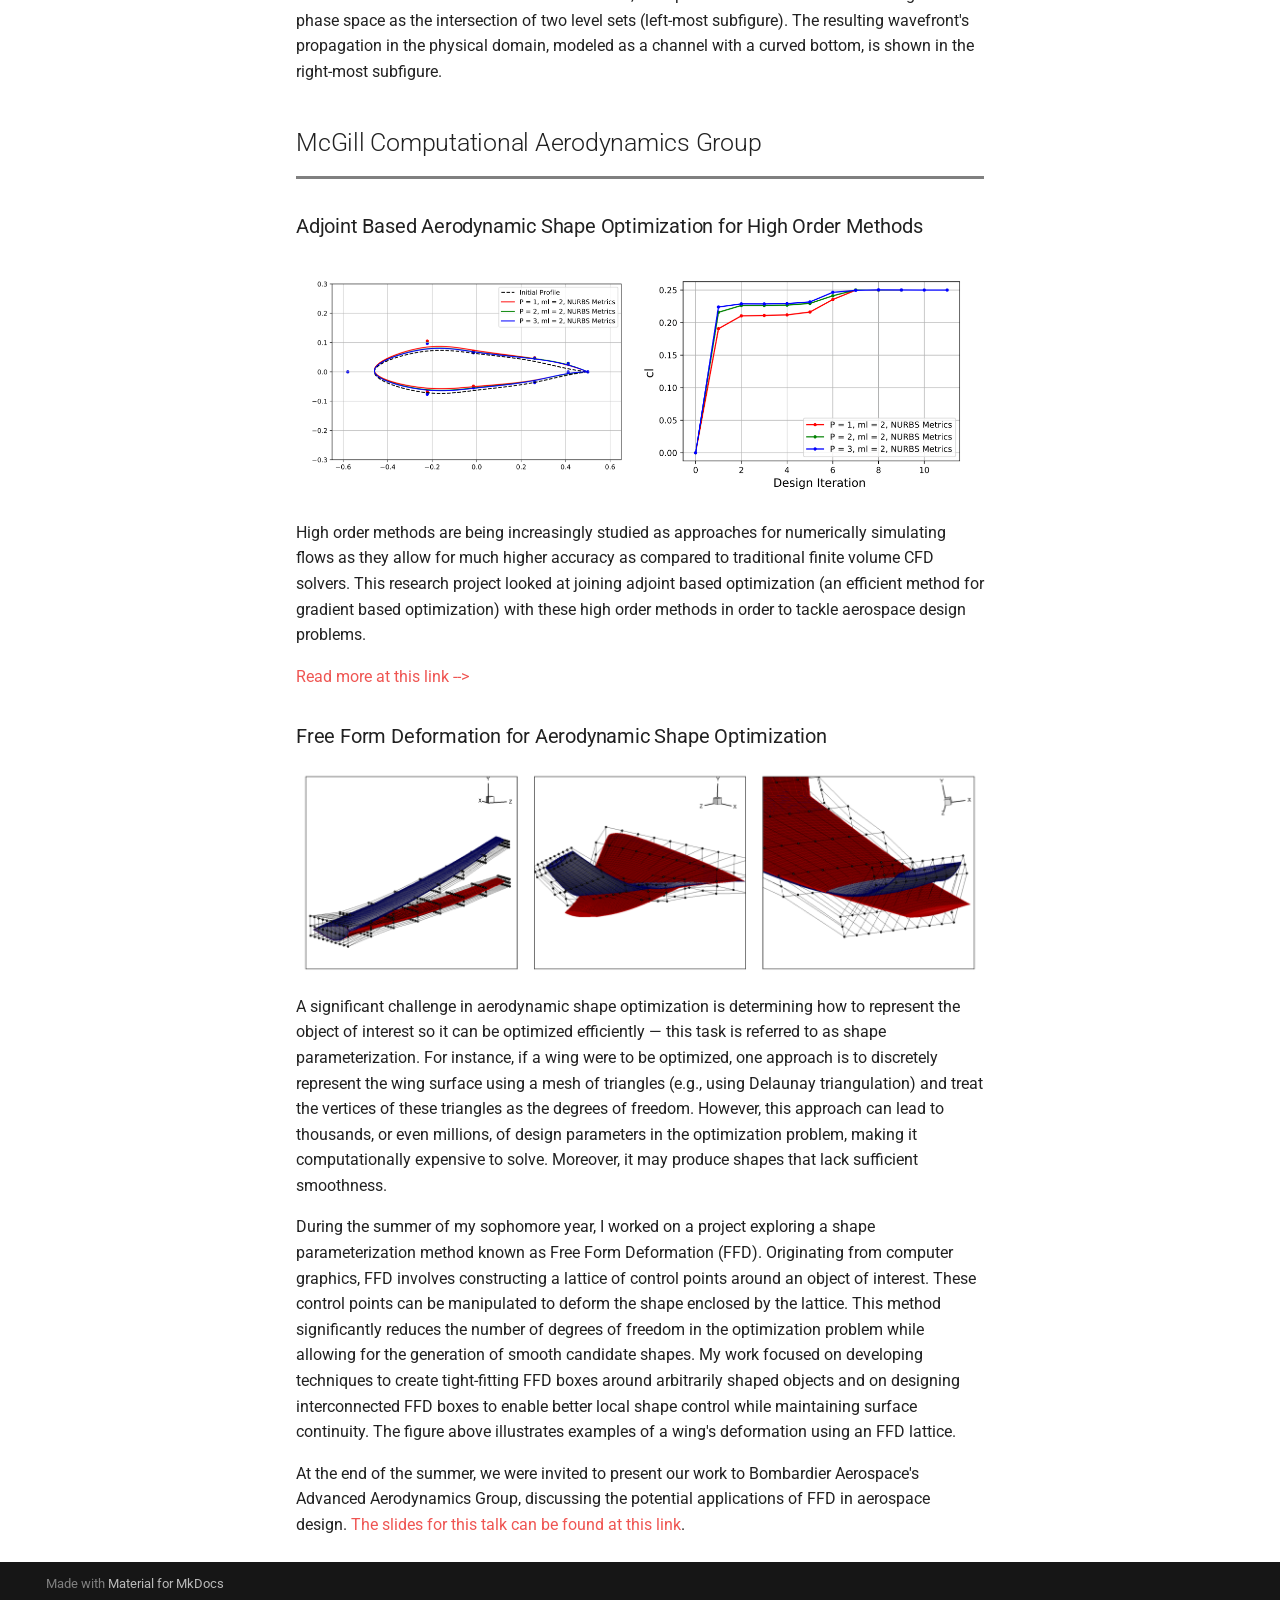
<file: research/index.html>
<!doctype html>
<html lang="en" class="no-js">
  <head>
    
      <meta charset="utf-8">
      <meta name="viewport" content="width=device-width,initial-scale=1">
      
        <meta name="description" content="My engineering portfolio">
      
      
        <meta name="author" content="Manmeet Bhabra">
      
      
        <link rel="canonical" href="https://manmeetbhabra.github.io/research/">
      
      
        <link rel="prev" href="../resume/">
      
      
        <link rel="next" href="../projects/">
      
      
      <link rel="icon" href="../assets/images/favicon.png">
      <meta name="generator" content="mkdocs-1.6.1, mkdocs-material-9.5.50">
    
    
      
        <title>Research - Manmeet Bhabra</title>
      
    
    
      <link rel="stylesheet" href="../assets/stylesheets/main.a40c8224.min.css">
      
        
        <link rel="stylesheet" href="../assets/stylesheets/palette.06af60db.min.css">
      
      


    
    
      
    
    
      
        
        
        <link rel="preconnect" href="https://fonts.gstatic.com" crossorigin>
        <link rel="stylesheet" href="https://fonts.googleapis.com/css?family=Roboto:300,300i,400,400i,700,700i%7CRoboto+Mono:400,400i,700,700i&display=fallback">
        <style>:root{--md-text-font:"Roboto";--md-code-font:"Roboto Mono"}</style>
      
    
    
      <link rel="stylesheet" href="../stylesheets/custom_template.css">
    
    <script>__md_scope=new URL("..",location),__md_hash=e=>[...e].reduce(((e,_)=>(e<<5)-e+_.charCodeAt(0)),0),__md_get=(e,_=localStorage,t=__md_scope)=>JSON.parse(_.getItem(t.pathname+"."+e)),__md_set=(e,_,t=localStorage,a=__md_scope)=>{try{t.setItem(a.pathname+"."+e,JSON.stringify(_))}catch(e){}}</script>
    
      

    
    
    
  </head>
  
  
    
    
    
    
    
    <body dir="ltr" data-md-color-scheme="default" data-md-color-primary="red" data-md-color-accent="deep-orange">
  
    
    <input class="md-toggle" data-md-toggle="drawer" type="checkbox" id="__drawer" autocomplete="off">
    <input class="md-toggle" data-md-toggle="search" type="checkbox" id="__search" autocomplete="off">
    <label class="md-overlay" for="__drawer"></label>
    <div data-md-component="skip">
      
        
        <a href="#research" class="md-skip">
          Skip to content
        </a>
      
    </div>
    <div data-md-component="announce">
      
    </div>
    
    
      

  

<header class="md-header md-header--shadow" data-md-component="header">
  <nav class="md-header__inner md-grid" aria-label="Header">
    <a href=".." title="Manmeet Bhabra" class="md-header__button md-logo" aria-label="Manmeet Bhabra" data-md-component="logo">
      
  
  <svg xmlns="http://www.w3.org/2000/svg" viewBox="0 0 24 24"><path d="M12 8a3 3 0 0 0 3-3 3 3 0 0 0-3-3 3 3 0 0 0-3 3 3 3 0 0 0 3 3m0 3.54C9.64 9.35 6.5 8 3 8v11c3.5 0 6.64 1.35 9 3.54 2.36-2.19 5.5-3.54 9-3.54V8c-3.5 0-6.64 1.35-9 3.54"/></svg>

    </a>
    <label class="md-header__button md-icon" for="__drawer">
      
      <svg xmlns="http://www.w3.org/2000/svg" viewBox="0 0 24 24"><path d="M3 6h18v2H3zm0 5h18v2H3zm0 5h18v2H3z"/></svg>
    </label>
    <div class="md-header__title" data-md-component="header-title">
      <div class="md-header__ellipsis">
        <div class="md-header__topic">
          <span class="md-ellipsis">
            Manmeet Bhabra
          </span>
        </div>
        <div class="md-header__topic" data-md-component="header-topic">
          <span class="md-ellipsis">
            
              Research
            
          </span>
        </div>
      </div>
    </div>
    
      
    
    
    
    
      <label class="md-header__button md-icon" for="__search">
        
        <svg xmlns="http://www.w3.org/2000/svg" viewBox="0 0 24 24"><path d="M9.5 3A6.5 6.5 0 0 1 16 9.5c0 1.61-.59 3.09-1.56 4.23l.27.27h.79l5 5-1.5 1.5-5-5v-.79l-.27-.27A6.52 6.52 0 0 1 9.5 16 6.5 6.5 0 0 1 3 9.5 6.5 6.5 0 0 1 9.5 3m0 2C7 5 5 7 5 9.5S7 14 9.5 14 14 12 14 9.5 12 5 9.5 5"/></svg>
      </label>
      <div class="md-search" data-md-component="search" role="dialog">
  <label class="md-search__overlay" for="__search"></label>
  <div class="md-search__inner" role="search">
    <form class="md-search__form" name="search">
      <input type="text" class="md-search__input" name="query" aria-label="Search" placeholder="Search" autocapitalize="off" autocorrect="off" autocomplete="off" spellcheck="false" data-md-component="search-query" required>
      <label class="md-search__icon md-icon" for="__search">
        
        <svg xmlns="http://www.w3.org/2000/svg" viewBox="0 0 24 24"><path d="M9.5 3A6.5 6.5 0 0 1 16 9.5c0 1.61-.59 3.09-1.56 4.23l.27.27h.79l5 5-1.5 1.5-5-5v-.79l-.27-.27A6.52 6.52 0 0 1 9.5 16 6.5 6.5 0 0 1 3 9.5 6.5 6.5 0 0 1 9.5 3m0 2C7 5 5 7 5 9.5S7 14 9.5 14 14 12 14 9.5 12 5 9.5 5"/></svg>
        
        <svg xmlns="http://www.w3.org/2000/svg" viewBox="0 0 24 24"><path d="M20 11v2H8l5.5 5.5-1.42 1.42L4.16 12l7.92-7.92L13.5 5.5 8 11z"/></svg>
      </label>
      <nav class="md-search__options" aria-label="Search">
        
        <button type="reset" class="md-search__icon md-icon" title="Clear" aria-label="Clear" tabindex="-1">
          
          <svg xmlns="http://www.w3.org/2000/svg" viewBox="0 0 24 24"><path d="M19 6.41 17.59 5 12 10.59 6.41 5 5 6.41 10.59 12 5 17.59 6.41 19 12 13.41 17.59 19 19 17.59 13.41 12z"/></svg>
        </button>
      </nav>
      
    </form>
    <div class="md-search__output">
      <div class="md-search__scrollwrap" tabindex="0" data-md-scrollfix>
        <div class="md-search-result" data-md-component="search-result">
          <div class="md-search-result__meta">
            Initializing search
          </div>
          <ol class="md-search-result__list" role="presentation"></ol>
        </div>
      </div>
    </div>
  </div>
</div>
    
    
  </nav>
  
</header>
    
    <div class="md-container" data-md-component="container">
      
      
        
          
        
      
      <main class="md-main" data-md-component="main">
        <div class="md-main__inner md-grid">
          
            
              
              <div class="md-sidebar md-sidebar--primary" data-md-component="sidebar" data-md-type="navigation" >
                <div class="md-sidebar__scrollwrap">
                  <div class="md-sidebar__inner">
                    



<nav class="md-nav md-nav--primary" aria-label="Navigation" data-md-level="0">
  <label class="md-nav__title" for="__drawer">
    <a href=".." title="Manmeet Bhabra" class="md-nav__button md-logo" aria-label="Manmeet Bhabra" data-md-component="logo">
      
  
  <svg xmlns="http://www.w3.org/2000/svg" viewBox="0 0 24 24"><path d="M12 8a3 3 0 0 0 3-3 3 3 0 0 0-3-3 3 3 0 0 0-3 3 3 3 0 0 0 3 3m0 3.54C9.64 9.35 6.5 8 3 8v11c3.5 0 6.64 1.35 9 3.54 2.36-2.19 5.5-3.54 9-3.54V8c-3.5 0-6.64 1.35-9 3.54"/></svg>

    </a>
    Manmeet Bhabra
  </label>
  
  <ul class="md-nav__list" data-md-scrollfix>
    
      
      
  
  
  
  
    <li class="md-nav__item">
      <a href=".." class="md-nav__link">
        
  
  <span class="md-ellipsis">
    Overview
  </span>
  

      </a>
    </li>
  

    
      
      
  
  
  
  
    <li class="md-nav__item">
      <a href="../resume/" class="md-nav__link">
        
  
  <span class="md-ellipsis">
    Resume
  </span>
  

      </a>
    </li>
  

    
      
      
  
  
    
  
  
  
    <li class="md-nav__item md-nav__item--active">
      
      <input class="md-nav__toggle md-toggle" type="checkbox" id="__toc">
      
      
        
      
      
        <label class="md-nav__link md-nav__link--active" for="__toc">
          
  
  <span class="md-ellipsis">
    Research
  </span>
  

          <span class="md-nav__icon md-icon"></span>
        </label>
      
      <a href="./" class="md-nav__link md-nav__link--active">
        
  
  <span class="md-ellipsis">
    Research
  </span>
  

      </a>
      
        

<nav class="md-nav md-nav--secondary" aria-label="Table of contents">
  
  
  
    
  
  
    <label class="md-nav__title" for="__toc">
      <span class="md-nav__icon md-icon"></span>
      Table of contents
    </label>
    <ul class="md-nav__list" data-md-component="toc" data-md-scrollfix>
      
        <li class="md-nav__item">
  <a href="#mit-mseas-research-group" class="md-nav__link">
    <span class="md-ellipsis">
      MIT - MSEAS Research Group
    </span>
  </a>
  
    <nav class="md-nav" aria-label="MIT - MSEAS Research Group">
      <ul class="md-nav__list">
        
          <li class="md-nav__item">
  <a href="#time-optimal-path-planning-under-harvesting-constraints" class="md-nav__link">
    <span class="md-ellipsis">
      Time-Optimal Path Planning under Harvesting Constraints
    </span>
  </a>
  
</li>
        
          <li class="md-nav__item">
  <a href="#acoustic-modeling-in-uncertain-environments" class="md-nav__link">
    <span class="md-ellipsis">
      Acoustic Modeling in Uncertain Environments
    </span>
  </a>
  
</li>
        
      </ul>
    </nav>
  
</li>
      
        <li class="md-nav__item">
  <a href="#mcgill-computational-aerodynamics-group" class="md-nav__link">
    <span class="md-ellipsis">
      McGill Computational Aerodynamics Group
    </span>
  </a>
  
    <nav class="md-nav" aria-label="McGill Computational Aerodynamics Group">
      <ul class="md-nav__list">
        
          <li class="md-nav__item">
  <a href="#adjoint-based-aerodynamic-shape-optimization-for-high-order-methods" class="md-nav__link">
    <span class="md-ellipsis">
      Adjoint Based Aerodynamic Shape Optimization for High Order Methods
    </span>
  </a>
  
</li>
        
          <li class="md-nav__item">
  <a href="#free-form-deformation-for-aerodynamic-shape-optimization" class="md-nav__link">
    <span class="md-ellipsis">
      Free Form Deformation for Aerodynamic Shape Optimization
    </span>
  </a>
  
</li>
        
      </ul>
    </nav>
  
</li>
      
    </ul>
  
</nav>
      
    </li>
  

    
      
      
  
  
  
  
    <li class="md-nav__item">
      <a href="../projects/" class="md-nav__link">
        
  
  <span class="md-ellipsis">
    Projects
  </span>
  

      </a>
    </li>
  

    
  </ul>
</nav>
                  </div>
                </div>
              </div>
            
            
              
              <div class="md-sidebar md-sidebar--secondary" data-md-component="sidebar" data-md-type="toc" >
                <div class="md-sidebar__scrollwrap">
                  <div class="md-sidebar__inner">
                    

<nav class="md-nav md-nav--secondary" aria-label="Table of contents">
  
  
  
    
  
  
    <label class="md-nav__title" for="__toc">
      <span class="md-nav__icon md-icon"></span>
      Table of contents
    </label>
    <ul class="md-nav__list" data-md-component="toc" data-md-scrollfix>
      
        <li class="md-nav__item">
  <a href="#mit-mseas-research-group" class="md-nav__link">
    <span class="md-ellipsis">
      MIT - MSEAS Research Group
    </span>
  </a>
  
    <nav class="md-nav" aria-label="MIT - MSEAS Research Group">
      <ul class="md-nav__list">
        
          <li class="md-nav__item">
  <a href="#time-optimal-path-planning-under-harvesting-constraints" class="md-nav__link">
    <span class="md-ellipsis">
      Time-Optimal Path Planning under Harvesting Constraints
    </span>
  </a>
  
</li>
        
          <li class="md-nav__item">
  <a href="#acoustic-modeling-in-uncertain-environments" class="md-nav__link">
    <span class="md-ellipsis">
      Acoustic Modeling in Uncertain Environments
    </span>
  </a>
  
</li>
        
      </ul>
    </nav>
  
</li>
      
        <li class="md-nav__item">
  <a href="#mcgill-computational-aerodynamics-group" class="md-nav__link">
    <span class="md-ellipsis">
      McGill Computational Aerodynamics Group
    </span>
  </a>
  
    <nav class="md-nav" aria-label="McGill Computational Aerodynamics Group">
      <ul class="md-nav__list">
        
          <li class="md-nav__item">
  <a href="#adjoint-based-aerodynamic-shape-optimization-for-high-order-methods" class="md-nav__link">
    <span class="md-ellipsis">
      Adjoint Based Aerodynamic Shape Optimization for High Order Methods
    </span>
  </a>
  
</li>
        
          <li class="md-nav__item">
  <a href="#free-form-deformation-for-aerodynamic-shape-optimization" class="md-nav__link">
    <span class="md-ellipsis">
      Free Form Deformation for Aerodynamic Shape Optimization
    </span>
  </a>
  
</li>
        
      </ul>
    </nav>
  
</li>
      
    </ul>
  
</nav>
                  </div>
                </div>
              </div>
            
          
          
            <div class="md-content" data-md-component="content">
              <article class="md-content__inner md-typeset">
                
                  


<h1 id="research">Research<a class="headerlink" href="#research" title="Permanent link">&para;</a></h1>
<h2 id="mit-mseas-research-group">MIT - MSEAS Research Group<a class="headerlink" href="#mit-mseas-research-group" title="Permanent link">&para;</a></h2>
<hr style="border:1px solid gray; background-color: gray; margin-top: 0px"/>

<h3 id="time-optimal-path-planning-under-harvesting-constraints">Time-Optimal Path Planning under Harvesting Constraints<a class="headerlink" href="#time-optimal-path-planning-under-harvesting-constraints" title="Permanent link">&para;</a></h3>
<!-- <figure>
    <img src="../../assets/images/Research/MIT/combined_vids_low_res.gif">
</figure> -->

<video width="100%" autoplay loop muted playsinline>
    <source src="../../assets/images/Research/MIT/combined_vids_very_low_res.mp4" type="video/mp4">
</video>

<p>Path planning for autonomous surface and underwater vehicles has garnered significant attention over the past few decades. Our research focused on generating time-optimal paths under constraints where the vehicle must harvest a specified amount of a field from the environment (e.g., energy, marine plastic pollution) before reaching its target. Using a PDE-based approach, we were able to compute globally optimal solutions to this path planning problem.</p>
<p><a href="../research_pages/path_planning/">Read more at this link --&gt;</a></p>
<h3 id="acoustic-modeling-in-uncertain-environments">Acoustic Modeling in Uncertain Environments<a class="headerlink" href="#acoustic-modeling-in-uncertain-environments" title="Permanent link">&para;</a></h3>
<!-- <figure>
    <img src="../../assets/images/Research/MIT/wavefront_diff_dim_resize_small_optimized.gif">
</figure> -->

<div>
<video width="100%" autoplay loop muted playsinline>
    <source src="../../assets/images/Research/MIT/wavefront_diff_dim_resize_small.mp4" type="video/mp4">
</video>
</div>

<p>Since electromagnetic waves attenuate in water, underwater communication and navigation rely on acoustic methods. Accurate acoustic propagation models are critical for marine applications, but the ocean's highly uncertain environment presents significant challenges. This project focused on modeling high-frequency acoustic propagation in uncertain ocean environments, where uncertainties arise from factors such as the sound speed profile and acoustic source location.</p>
<p>Our approach utilized level set methods to model acoustic wavefront propagation, coupled with a reduced-order technique (the Dynamically Orthogonal (DO) equations) to quantify uncertainty in the wavefront after propagating through the unknown environment. Additionally, we developed novel schemes for acoustic Bayesian inference using measurements.</p>
<p>The figure above illustrates a sample result from our level set approach in a deterministic environment. To handle wavefront intersections, we represented the wavefront in an augmented phase space as the intersection of two level sets (left-most subfigure). The resulting wavefront's propagation in the physical domain, modeled as a channel with a curved bottom, is shown in the right-most subfigure.</p>
<h2 id="mcgill-computational-aerodynamics-group">McGill Computational Aerodynamics Group<a class="headerlink" href="#mcgill-computational-aerodynamics-group" title="Permanent link">&para;</a></h2>
<hr style="border:1px solid gray; background-color: gray; margin-top: 0px"/>

<h3 id="adjoint-based-aerodynamic-shape-optimization-for-high-order-methods">Adjoint Based Aerodynamic Shape Optimization for High Order Methods<a class="headerlink" href="#adjoint-based-aerodynamic-shape-optimization-for-high-order-methods" title="Permanent link">&para;</a></h3>
<figure>
    <img src="../../assets/images/Research/McGill/airfoil_opt_preview.png">
</figure>

<p>High order methods are being increasingly studied as approaches for numerically simulating flows as they allow for much higher accuracy as compared to traditional finite volume CFD solvers. This research project looked at joining adjoint based optimization (an efficient method for gradient based optimization) with these high order methods in order to tackle aerospace design problems.</p>
<p><a href="../research_pages/high_order_adjoint/">Read more at this link --&gt;</a></p>
<h3 id="free-form-deformation-for-aerodynamic-shape-optimization">Free Form Deformation for Aerodynamic Shape Optimization<a class="headerlink" href="#free-form-deformation-for-aerodynamic-shape-optimization" title="Permanent link">&para;</a></h3>
<figure>
    <img src="../../assets/images/Research/McGill/FFD.png">
</figure>

<p>A significant challenge in aerodynamic shape optimization is determining how to represent the object of interest so it can be optimized efficiently — this task is referred to as shape parameterization. For instance, if a wing were to be optimized, one approach is to discretely represent the wing surface using a mesh of triangles (e.g., using Delaunay triangulation) and treat the vertices of these triangles as the degrees of freedom. However, this approach can lead to thousands, or even millions, of design parameters in the optimization problem, making it computationally expensive to solve. Moreover, it may produce shapes that lack sufficient smoothness.</p>
<p>During the summer of my sophomore year, I worked on a project exploring a shape parameterization method known as Free Form Deformation (FFD). Originating from computer graphics, FFD involves constructing a lattice of control points around an object of interest. These control points can be manipulated to deform the shape enclosed by the lattice. This method significantly reduces the number of degrees of freedom in the optimization problem while allowing for the generation of smooth candidate shapes. My work focused on developing techniques to create tight-fitting FFD boxes around arbitrarily shaped objects and on designing interconnected FFD boxes to enable better local shape control while maintaining surface continuity. The figure above illustrates examples of a wing's deformation using an FFD lattice.</p>
<p>At the end of the summer, we were invited to present our work to Bombardier Aerospace's Advanced Aerodynamics Group, discussing the potential applications of FFD in aerospace design. <a href="../assets/docs/McGill_research/Presentation-Bombardier.pdf">The slides for this talk can be found at this link</a>.</p>












                
              </article>
            </div>
          
          
<script>var target=document.getElementById(location.hash.slice(1));target&&target.name&&(target.checked=target.name.startsWith("__tabbed_"))</script>
        </div>
        
      </main>
      
        <footer class="md-footer">
  
  <div class="md-footer-meta md-typeset">
    <div class="md-footer-meta__inner md-grid">
      <div class="md-copyright">
  
  
    Made with
    <a href="https://squidfunk.github.io/mkdocs-material/" target="_blank" rel="noopener">
      Material for MkDocs
    </a>
  
</div>
      
    </div>
  </div>
</footer>
      
    </div>
    <div class="md-dialog" data-md-component="dialog">
      <div class="md-dialog__inner md-typeset"></div>
    </div>
    
    
    <script id="__config" type="application/json">{"base": "..", "features": [], "search": "../assets/javascripts/workers/search.f8cc74c7.min.js", "translations": {"clipboard.copied": "Copied to clipboard", "clipboard.copy": "Copy to clipboard", "search.result.more.one": "1 more on this page", "search.result.more.other": "# more on this page", "search.result.none": "No matching documents", "search.result.one": "1 matching document", "search.result.other": "# matching documents", "search.result.placeholder": "Type to start searching", "search.result.term.missing": "Missing", "select.version": "Select version"}}</script>
    
    
      <script src="../assets/javascripts/bundle.60a45f97.min.js"></script>
      
    
  </body>
</html>
</file>
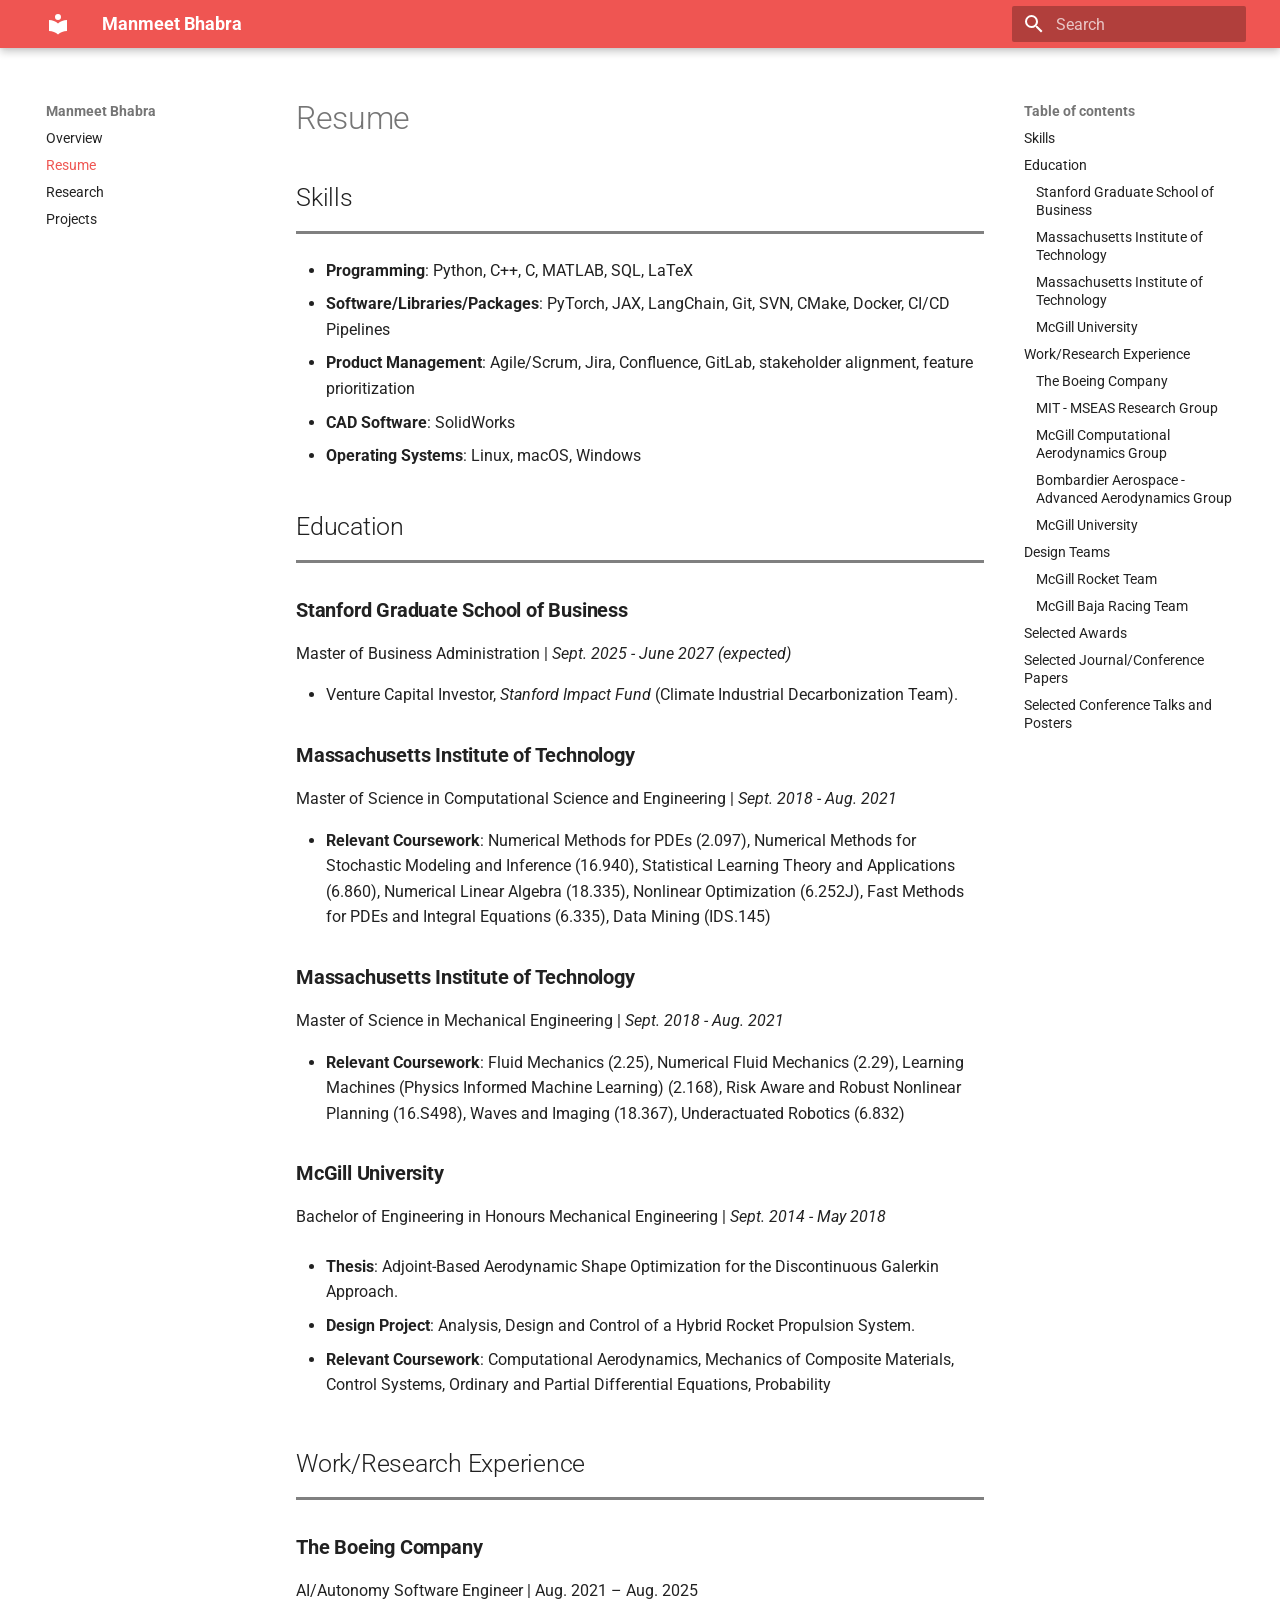
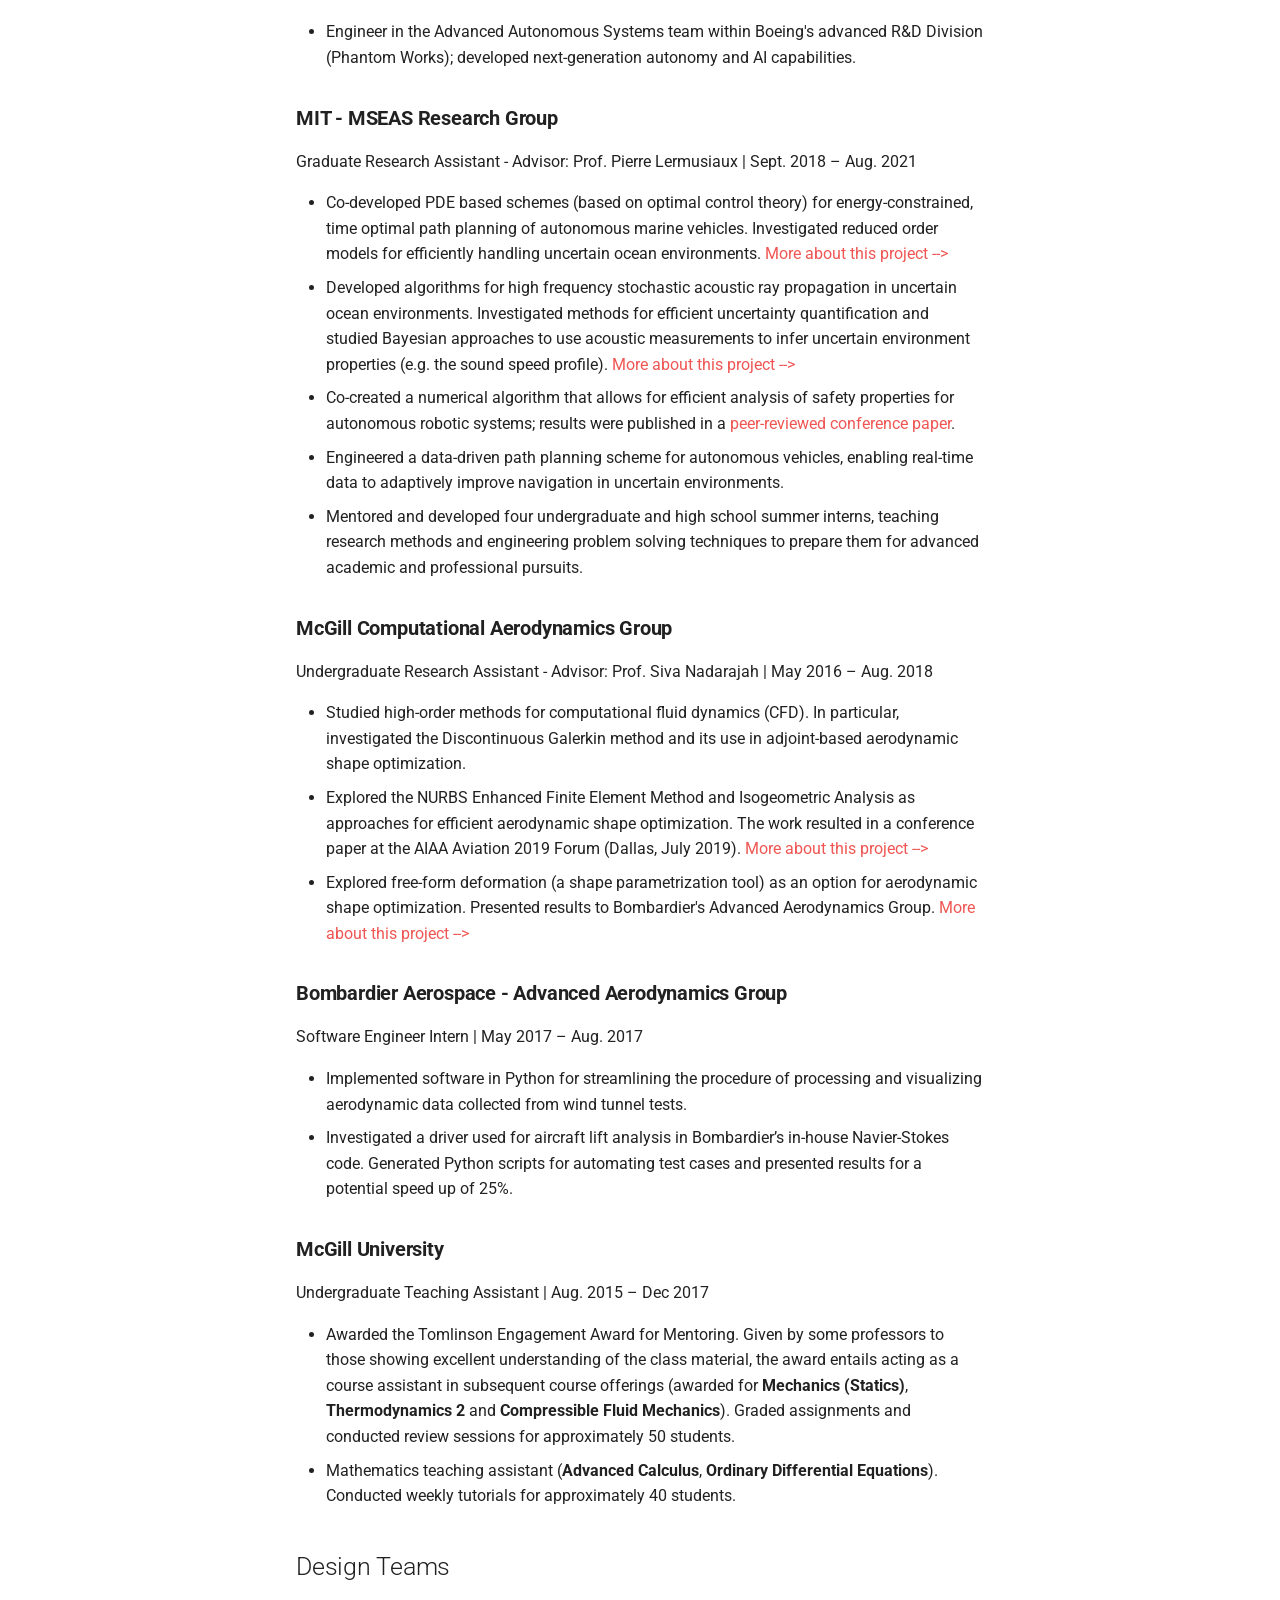
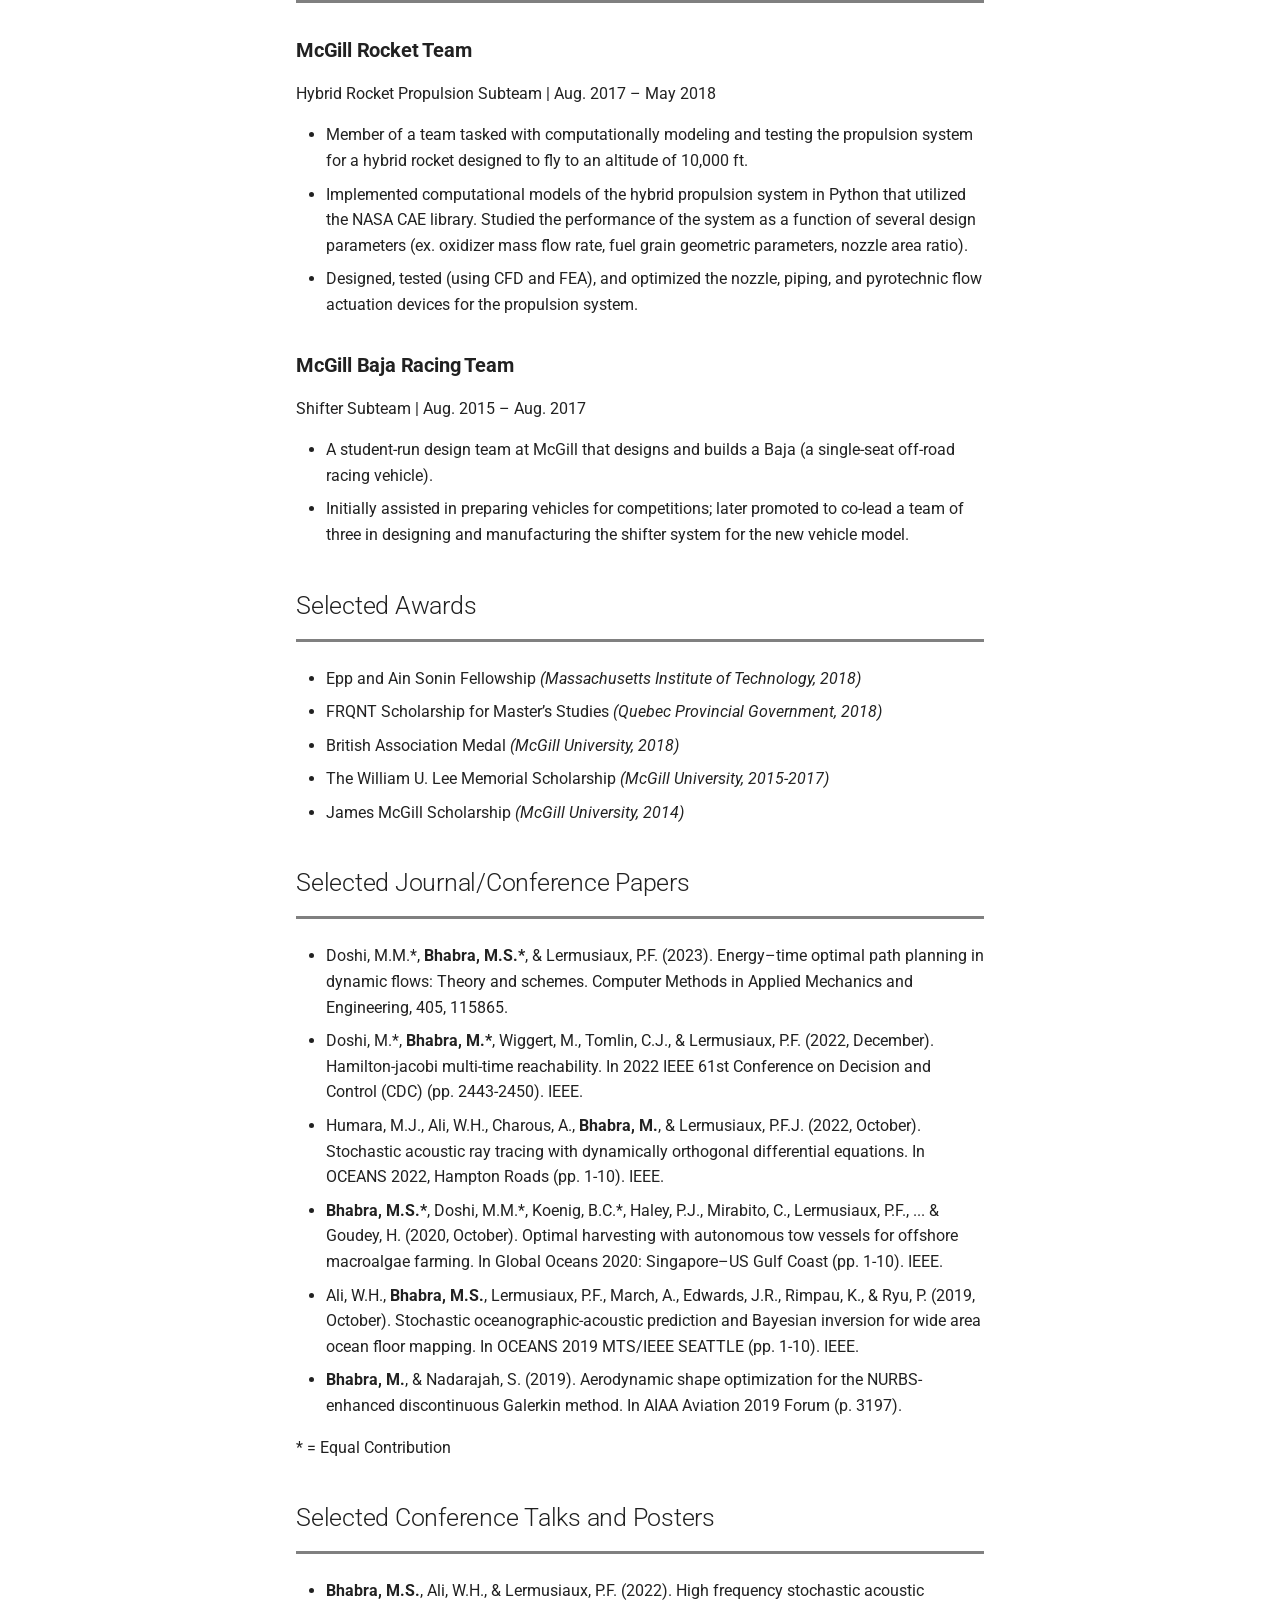
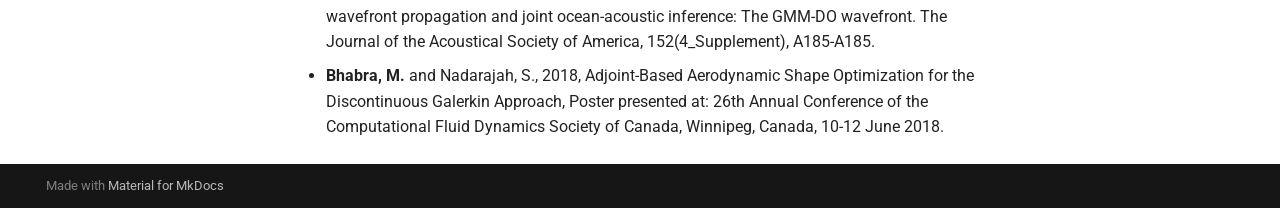
<file: resume/index.html>
<!doctype html>
<html lang="en" class="no-js">
  <head>
    
      <meta charset="utf-8">
      <meta name="viewport" content="width=device-width,initial-scale=1">
      
        <meta name="description" content="My engineering portfolio">
      
      
        <meta name="author" content="Manmeet Bhabra">
      
      
        <link rel="canonical" href="https://manmeetbhabra.github.io/resume/">
      
      
        <link rel="prev" href="..">
      
      
        <link rel="next" href="../research/">
      
      
      <link rel="icon" href="../assets/images/favicon.png">
      <meta name="generator" content="mkdocs-1.6.1, mkdocs-material-9.5.50">
    
    
      
        <title>Resume - Manmeet Bhabra</title>
      
    
    
      <link rel="stylesheet" href="../assets/stylesheets/main.a40c8224.min.css">
      
        
        <link rel="stylesheet" href="../assets/stylesheets/palette.06af60db.min.css">
      
      


    
    
      
    
    
      
        
        
        <link rel="preconnect" href="https://fonts.gstatic.com" crossorigin>
        <link rel="stylesheet" href="https://fonts.googleapis.com/css?family=Roboto:300,300i,400,400i,700,700i%7CRoboto+Mono:400,400i,700,700i&display=fallback">
        <style>:root{--md-text-font:"Roboto";--md-code-font:"Roboto Mono"}</style>
      
    
    
      <link rel="stylesheet" href="../stylesheets/custom_template.css">
    
    <script>__md_scope=new URL("..",location),__md_hash=e=>[...e].reduce(((e,_)=>(e<<5)-e+_.charCodeAt(0)),0),__md_get=(e,_=localStorage,t=__md_scope)=>JSON.parse(_.getItem(t.pathname+"."+e)),__md_set=(e,_,t=localStorage,a=__md_scope)=>{try{t.setItem(a.pathname+"."+e,JSON.stringify(_))}catch(e){}}</script>
    
      

    
    
    
  </head>
  
  
    
    
    
    
    
    <body dir="ltr" data-md-color-scheme="default" data-md-color-primary="red" data-md-color-accent="deep-orange">
  
    
    <input class="md-toggle" data-md-toggle="drawer" type="checkbox" id="__drawer" autocomplete="off">
    <input class="md-toggle" data-md-toggle="search" type="checkbox" id="__search" autocomplete="off">
    <label class="md-overlay" for="__drawer"></label>
    <div data-md-component="skip">
      
        
        <a href="#resume" class="md-skip">
          Skip to content
        </a>
      
    </div>
    <div data-md-component="announce">
      
    </div>
    
    
      

  

<header class="md-header md-header--shadow" data-md-component="header">
  <nav class="md-header__inner md-grid" aria-label="Header">
    <a href=".." title="Manmeet Bhabra" class="md-header__button md-logo" aria-label="Manmeet Bhabra" data-md-component="logo">
      
  
  <svg xmlns="http://www.w3.org/2000/svg" viewBox="0 0 24 24"><path d="M12 8a3 3 0 0 0 3-3 3 3 0 0 0-3-3 3 3 0 0 0-3 3 3 3 0 0 0 3 3m0 3.54C9.64 9.35 6.5 8 3 8v11c3.5 0 6.64 1.35 9 3.54 2.36-2.19 5.5-3.54 9-3.54V8c-3.5 0-6.64 1.35-9 3.54"/></svg>

    </a>
    <label class="md-header__button md-icon" for="__drawer">
      
      <svg xmlns="http://www.w3.org/2000/svg" viewBox="0 0 24 24"><path d="M3 6h18v2H3zm0 5h18v2H3zm0 5h18v2H3z"/></svg>
    </label>
    <div class="md-header__title" data-md-component="header-title">
      <div class="md-header__ellipsis">
        <div class="md-header__topic">
          <span class="md-ellipsis">
            Manmeet Bhabra
          </span>
        </div>
        <div class="md-header__topic" data-md-component="header-topic">
          <span class="md-ellipsis">
            
              Resume
            
          </span>
        </div>
      </div>
    </div>
    
      
    
    
    
    
      <label class="md-header__button md-icon" for="__search">
        
        <svg xmlns="http://www.w3.org/2000/svg" viewBox="0 0 24 24"><path d="M9.5 3A6.5 6.5 0 0 1 16 9.5c0 1.61-.59 3.09-1.56 4.23l.27.27h.79l5 5-1.5 1.5-5-5v-.79l-.27-.27A6.52 6.52 0 0 1 9.5 16 6.5 6.5 0 0 1 3 9.5 6.5 6.5 0 0 1 9.5 3m0 2C7 5 5 7 5 9.5S7 14 9.5 14 14 12 14 9.5 12 5 9.5 5"/></svg>
      </label>
      <div class="md-search" data-md-component="search" role="dialog">
  <label class="md-search__overlay" for="__search"></label>
  <div class="md-search__inner" role="search">
    <form class="md-search__form" name="search">
      <input type="text" class="md-search__input" name="query" aria-label="Search" placeholder="Search" autocapitalize="off" autocorrect="off" autocomplete="off" spellcheck="false" data-md-component="search-query" required>
      <label class="md-search__icon md-icon" for="__search">
        
        <svg xmlns="http://www.w3.org/2000/svg" viewBox="0 0 24 24"><path d="M9.5 3A6.5 6.5 0 0 1 16 9.5c0 1.61-.59 3.09-1.56 4.23l.27.27h.79l5 5-1.5 1.5-5-5v-.79l-.27-.27A6.52 6.52 0 0 1 9.5 16 6.5 6.5 0 0 1 3 9.5 6.5 6.5 0 0 1 9.5 3m0 2C7 5 5 7 5 9.5S7 14 9.5 14 14 12 14 9.5 12 5 9.5 5"/></svg>
        
        <svg xmlns="http://www.w3.org/2000/svg" viewBox="0 0 24 24"><path d="M20 11v2H8l5.5 5.5-1.42 1.42L4.16 12l7.92-7.92L13.5 5.5 8 11z"/></svg>
      </label>
      <nav class="md-search__options" aria-label="Search">
        
        <button type="reset" class="md-search__icon md-icon" title="Clear" aria-label="Clear" tabindex="-1">
          
          <svg xmlns="http://www.w3.org/2000/svg" viewBox="0 0 24 24"><path d="M19 6.41 17.59 5 12 10.59 6.41 5 5 6.41 10.59 12 5 17.59 6.41 19 12 13.41 17.59 19 19 17.59 13.41 12z"/></svg>
        </button>
      </nav>
      
    </form>
    <div class="md-search__output">
      <div class="md-search__scrollwrap" tabindex="0" data-md-scrollfix>
        <div class="md-search-result" data-md-component="search-result">
          <div class="md-search-result__meta">
            Initializing search
          </div>
          <ol class="md-search-result__list" role="presentation"></ol>
        </div>
      </div>
    </div>
  </div>
</div>
    
    
  </nav>
  
</header>
    
    <div class="md-container" data-md-component="container">
      
      
        
          
        
      
      <main class="md-main" data-md-component="main">
        <div class="md-main__inner md-grid">
          
            
              
              <div class="md-sidebar md-sidebar--primary" data-md-component="sidebar" data-md-type="navigation" >
                <div class="md-sidebar__scrollwrap">
                  <div class="md-sidebar__inner">
                    



<nav class="md-nav md-nav--primary" aria-label="Navigation" data-md-level="0">
  <label class="md-nav__title" for="__drawer">
    <a href=".." title="Manmeet Bhabra" class="md-nav__button md-logo" aria-label="Manmeet Bhabra" data-md-component="logo">
      
  
  <svg xmlns="http://www.w3.org/2000/svg" viewBox="0 0 24 24"><path d="M12 8a3 3 0 0 0 3-3 3 3 0 0 0-3-3 3 3 0 0 0-3 3 3 3 0 0 0 3 3m0 3.54C9.64 9.35 6.5 8 3 8v11c3.5 0 6.64 1.35 9 3.54 2.36-2.19 5.5-3.54 9-3.54V8c-3.5 0-6.64 1.35-9 3.54"/></svg>

    </a>
    Manmeet Bhabra
  </label>
  
  <ul class="md-nav__list" data-md-scrollfix>
    
      
      
  
  
  
  
    <li class="md-nav__item">
      <a href=".." class="md-nav__link">
        
  
  <span class="md-ellipsis">
    Overview
  </span>
  

      </a>
    </li>
  

    
      
      
  
  
    
  
  
  
    <li class="md-nav__item md-nav__item--active">
      
      <input class="md-nav__toggle md-toggle" type="checkbox" id="__toc">
      
      
        
      
      
        <label class="md-nav__link md-nav__link--active" for="__toc">
          
  
  <span class="md-ellipsis">
    Resume
  </span>
  

          <span class="md-nav__icon md-icon"></span>
        </label>
      
      <a href="./" class="md-nav__link md-nav__link--active">
        
  
  <span class="md-ellipsis">
    Resume
  </span>
  

      </a>
      
        

<nav class="md-nav md-nav--secondary" aria-label="Table of contents">
  
  
  
    
  
  
    <label class="md-nav__title" for="__toc">
      <span class="md-nav__icon md-icon"></span>
      Table of contents
    </label>
    <ul class="md-nav__list" data-md-component="toc" data-md-scrollfix>
      
        <li class="md-nav__item">
  <a href="#skills" class="md-nav__link">
    <span class="md-ellipsis">
      Skills
    </span>
  </a>
  
</li>
      
        <li class="md-nav__item">
  <a href="#education" class="md-nav__link">
    <span class="md-ellipsis">
      Education
    </span>
  </a>
  
    <nav class="md-nav" aria-label="Education">
      <ul class="md-nav__list">
        
          <li class="md-nav__item">
  <a href="#stanford-graduate-school-of-business" class="md-nav__link">
    <span class="md-ellipsis">
      Stanford Graduate School of Business
    </span>
  </a>
  
</li>
        
          <li class="md-nav__item">
  <a href="#massachusetts-institute-of-technology" class="md-nav__link">
    <span class="md-ellipsis">
      Massachusetts Institute of Technology
    </span>
  </a>
  
</li>
        
          <li class="md-nav__item">
  <a href="#massachusetts-institute-of-technology_1" class="md-nav__link">
    <span class="md-ellipsis">
      Massachusetts Institute of Technology
    </span>
  </a>
  
</li>
        
          <li class="md-nav__item">
  <a href="#mcgill-university" class="md-nav__link">
    <span class="md-ellipsis">
      McGill University
    </span>
  </a>
  
</li>
        
      </ul>
    </nav>
  
</li>
      
        <li class="md-nav__item">
  <a href="#workresearch-experience" class="md-nav__link">
    <span class="md-ellipsis">
      Work/Research Experience
    </span>
  </a>
  
    <nav class="md-nav" aria-label="Work/Research Experience">
      <ul class="md-nav__list">
        
          <li class="md-nav__item">
  <a href="#the-boeing-company" class="md-nav__link">
    <span class="md-ellipsis">
      The Boeing Company
    </span>
  </a>
  
</li>
        
          <li class="md-nav__item">
  <a href="#mit-mseas-research-group" class="md-nav__link">
    <span class="md-ellipsis">
      MIT - MSEAS Research Group
    </span>
  </a>
  
</li>
        
          <li class="md-nav__item">
  <a href="#mcgill-computational-aerodynamics-group" class="md-nav__link">
    <span class="md-ellipsis">
      McGill Computational Aerodynamics Group
    </span>
  </a>
  
</li>
        
          <li class="md-nav__item">
  <a href="#bombardier-aerospace-advanced-aerodynamics-group" class="md-nav__link">
    <span class="md-ellipsis">
      Bombardier Aerospace - Advanced Aerodynamics Group
    </span>
  </a>
  
</li>
        
          <li class="md-nav__item">
  <a href="#mcgill-university_1" class="md-nav__link">
    <span class="md-ellipsis">
      McGill University
    </span>
  </a>
  
</li>
        
      </ul>
    </nav>
  
</li>
      
        <li class="md-nav__item">
  <a href="#design-teams" class="md-nav__link">
    <span class="md-ellipsis">
      Design Teams
    </span>
  </a>
  
    <nav class="md-nav" aria-label="Design Teams">
      <ul class="md-nav__list">
        
          <li class="md-nav__item">
  <a href="#mcgill-rocket-team" class="md-nav__link">
    <span class="md-ellipsis">
      McGill Rocket Team
    </span>
  </a>
  
</li>
        
          <li class="md-nav__item">
  <a href="#mcgill-baja-racing-team" class="md-nav__link">
    <span class="md-ellipsis">
      McGill Baja Racing Team
    </span>
  </a>
  
</li>
        
      </ul>
    </nav>
  
</li>
      
        <li class="md-nav__item">
  <a href="#selected-awards" class="md-nav__link">
    <span class="md-ellipsis">
      Selected Awards
    </span>
  </a>
  
</li>
      
        <li class="md-nav__item">
  <a href="#selected-journalconference-papers" class="md-nav__link">
    <span class="md-ellipsis">
      Selected Journal/Conference Papers
    </span>
  </a>
  
</li>
      
        <li class="md-nav__item">
  <a href="#selected-conference-talks-and-posters" class="md-nav__link">
    <span class="md-ellipsis">
      Selected Conference Talks and Posters
    </span>
  </a>
  
</li>
      
    </ul>
  
</nav>
      
    </li>
  

    
      
      
  
  
  
  
    <li class="md-nav__item">
      <a href="../research/" class="md-nav__link">
        
  
  <span class="md-ellipsis">
    Research
  </span>
  

      </a>
    </li>
  

    
      
      
  
  
  
  
    <li class="md-nav__item">
      <a href="../projects/" class="md-nav__link">
        
  
  <span class="md-ellipsis">
    Projects
  </span>
  

      </a>
    </li>
  

    
  </ul>
</nav>
                  </div>
                </div>
              </div>
            
            
              
              <div class="md-sidebar md-sidebar--secondary" data-md-component="sidebar" data-md-type="toc" >
                <div class="md-sidebar__scrollwrap">
                  <div class="md-sidebar__inner">
                    

<nav class="md-nav md-nav--secondary" aria-label="Table of contents">
  
  
  
    
  
  
    <label class="md-nav__title" for="__toc">
      <span class="md-nav__icon md-icon"></span>
      Table of contents
    </label>
    <ul class="md-nav__list" data-md-component="toc" data-md-scrollfix>
      
        <li class="md-nav__item">
  <a href="#skills" class="md-nav__link">
    <span class="md-ellipsis">
      Skills
    </span>
  </a>
  
</li>
      
        <li class="md-nav__item">
  <a href="#education" class="md-nav__link">
    <span class="md-ellipsis">
      Education
    </span>
  </a>
  
    <nav class="md-nav" aria-label="Education">
      <ul class="md-nav__list">
        
          <li class="md-nav__item">
  <a href="#stanford-graduate-school-of-business" class="md-nav__link">
    <span class="md-ellipsis">
      Stanford Graduate School of Business
    </span>
  </a>
  
</li>
        
          <li class="md-nav__item">
  <a href="#massachusetts-institute-of-technology" class="md-nav__link">
    <span class="md-ellipsis">
      Massachusetts Institute of Technology
    </span>
  </a>
  
</li>
        
          <li class="md-nav__item">
  <a href="#massachusetts-institute-of-technology_1" class="md-nav__link">
    <span class="md-ellipsis">
      Massachusetts Institute of Technology
    </span>
  </a>
  
</li>
        
          <li class="md-nav__item">
  <a href="#mcgill-university" class="md-nav__link">
    <span class="md-ellipsis">
      McGill University
    </span>
  </a>
  
</li>
        
      </ul>
    </nav>
  
</li>
      
        <li class="md-nav__item">
  <a href="#workresearch-experience" class="md-nav__link">
    <span class="md-ellipsis">
      Work/Research Experience
    </span>
  </a>
  
    <nav class="md-nav" aria-label="Work/Research Experience">
      <ul class="md-nav__list">
        
          <li class="md-nav__item">
  <a href="#the-boeing-company" class="md-nav__link">
    <span class="md-ellipsis">
      The Boeing Company
    </span>
  </a>
  
</li>
        
          <li class="md-nav__item">
  <a href="#mit-mseas-research-group" class="md-nav__link">
    <span class="md-ellipsis">
      MIT - MSEAS Research Group
    </span>
  </a>
  
</li>
        
          <li class="md-nav__item">
  <a href="#mcgill-computational-aerodynamics-group" class="md-nav__link">
    <span class="md-ellipsis">
      McGill Computational Aerodynamics Group
    </span>
  </a>
  
</li>
        
          <li class="md-nav__item">
  <a href="#bombardier-aerospace-advanced-aerodynamics-group" class="md-nav__link">
    <span class="md-ellipsis">
      Bombardier Aerospace - Advanced Aerodynamics Group
    </span>
  </a>
  
</li>
        
          <li class="md-nav__item">
  <a href="#mcgill-university_1" class="md-nav__link">
    <span class="md-ellipsis">
      McGill University
    </span>
  </a>
  
</li>
        
      </ul>
    </nav>
  
</li>
      
        <li class="md-nav__item">
  <a href="#design-teams" class="md-nav__link">
    <span class="md-ellipsis">
      Design Teams
    </span>
  </a>
  
    <nav class="md-nav" aria-label="Design Teams">
      <ul class="md-nav__list">
        
          <li class="md-nav__item">
  <a href="#mcgill-rocket-team" class="md-nav__link">
    <span class="md-ellipsis">
      McGill Rocket Team
    </span>
  </a>
  
</li>
        
          <li class="md-nav__item">
  <a href="#mcgill-baja-racing-team" class="md-nav__link">
    <span class="md-ellipsis">
      McGill Baja Racing Team
    </span>
  </a>
  
</li>
        
      </ul>
    </nav>
  
</li>
      
        <li class="md-nav__item">
  <a href="#selected-awards" class="md-nav__link">
    <span class="md-ellipsis">
      Selected Awards
    </span>
  </a>
  
</li>
      
        <li class="md-nav__item">
  <a href="#selected-journalconference-papers" class="md-nav__link">
    <span class="md-ellipsis">
      Selected Journal/Conference Papers
    </span>
  </a>
  
</li>
      
        <li class="md-nav__item">
  <a href="#selected-conference-talks-and-posters" class="md-nav__link">
    <span class="md-ellipsis">
      Selected Conference Talks and Posters
    </span>
  </a>
  
</li>
      
    </ul>
  
</nav>
                  </div>
                </div>
              </div>
            
          
          
            <div class="md-content" data-md-component="content">
              <article class="md-content__inner md-typeset">
                
                  


<h1 id="resume">Resume<a class="headerlink" href="#resume" title="Permanent link">&para;</a></h1>
<h2 id="skills">Skills<a class="headerlink" href="#skills" title="Permanent link">&para;</a></h2>
<hr style="border:1px solid gray; background-color: gray; margin-top: 0px"/>

<ul>
<li><strong>Programming</strong>: Python, C++, C, MATLAB, SQL, LaTeX</li>
<li><strong>Software/Libraries/Packages</strong>: PyTorch, JAX, LangChain, Git, SVN, CMake, Docker, CI/CD Pipelines</li>
<li><strong>Product Management</strong>: Agile/Scrum, Jira, Confluence, GitLab, stakeholder alignment, feature prioritization</li>
<li><strong>CAD Software</strong>: SolidWorks</li>
<li><strong>Operating Systems</strong>: Linux, macOS, Windows</li>
</ul>
<h2 id="education">Education<a class="headerlink" href="#education" title="Permanent link">&para;</a></h2>
<hr style="border:1px solid gray; background-color: gray; margin-top: 0px"/>

<h3 id="stanford-graduate-school-of-business"><strong>Stanford Graduate School of Business</strong><a class="headerlink" href="#stanford-graduate-school-of-business" title="Permanent link">&para;</a></h3>
<p>Master of Business Administration | <em>Sept. 2025 - June 2027 (expected)</em></p>
<ul>
<li>Venture Capital Investor, <em>Stanford Impact Fund</em> (Climate Industrial Decarbonization Team).</li>
</ul>
<h3 id="massachusetts-institute-of-technology"><strong>Massachusetts Institute of Technology</strong><a class="headerlink" href="#massachusetts-institute-of-technology" title="Permanent link">&para;</a></h3>
<p>Master of Science in Computational Science and Engineering | <em>Sept. 2018 - Aug. 2021</em></p>
<ul>
<li><strong>Relevant Coursework</strong>: Numerical Methods for PDEs (2.097), Numerical Methods for Stochastic Modeling and Inference (16.940), Statistical Learning Theory and Applications (6.860), Numerical Linear Algebra (18.335), Nonlinear Optimization (6.252J), Fast Methods for PDEs and Integral Equations (6.335), Data Mining (IDS.145)</li>
</ul>
<h3 id="massachusetts-institute-of-technology_1"><strong>Massachusetts Institute of Technology</strong><a class="headerlink" href="#massachusetts-institute-of-technology_1" title="Permanent link">&para;</a></h3>
<p>Master of Science in Mechanical Engineering | <em>Sept. 2018 - Aug. 2021</em></p>
<ul>
<li><strong>Relevant Coursework</strong>: Fluid Mechanics (2.25), Numerical Fluid Mechanics (2.29), Learning Machines (Physics Informed Machine Learning) (2.168), Risk Aware and Robust Nonlinear Planning (16.S498), Waves and Imaging (18.367), Underactuated Robotics (6.832)</li>
</ul>
<h3 id="mcgill-university"><strong>McGill University</strong><a class="headerlink" href="#mcgill-university" title="Permanent link">&para;</a></h3>
<p>Bachelor of Engineering in Honours Mechanical Engineering | <em>Sept. 2014 - May 2018</em></p>
<ul>
<li>
<p><strong>Thesis</strong>: Adjoint-Based Aerodynamic Shape Optimization for the Discontinuous Galerkin Approach.</p>
</li>
<li>
<p><strong>Design Project</strong>: Analysis, Design and Control of a Hybrid Rocket Propulsion System.</p>
</li>
<li>
<p><strong>Relevant Coursework</strong>: Computational Aerodynamics, Mechanics of Composite Materials, Control Systems, Ordinary and Partial Differential Equations, Probability</p>
</li>
</ul>
<h2 id="workresearch-experience">Work/Research Experience<a class="headerlink" href="#workresearch-experience" title="Permanent link">&para;</a></h2>
<hr style="border:1px solid gray; background-color: gray; margin-top: 0px"/>

<h3 id="the-boeing-company"><strong>The Boeing Company</strong><a class="headerlink" href="#the-boeing-company" title="Permanent link">&para;</a></h3>
<p>AI/Autonomy Software Engineer | Aug. 2021 – Aug. 2025</p>
<ul>
<li>Engineer in the Advanced Autonomous Systems team within Boeing's advanced R&amp;D Division (Phantom Works); developed next-generation autonomy and AI capabilities.</li>
</ul>
<h3 id="mit-mseas-research-group"><strong>MIT - MSEAS Research Group</strong><a class="headerlink" href="#mit-mseas-research-group" title="Permanent link">&para;</a></h3>
<p>Graduate Research Assistant - Advisor: Prof. Pierre Lermusiaux | Sept. 2018 – Aug. 2021</p>
<ul>
<li>Co-developed PDE based schemes (based on optimal control theory) for energy-constrained, time optimal path planning of autonomous marine vehicles. Investigated reduced order models for efficiently handling uncertain ocean environments. <a href="../research/#time-optimal-path-planning-under-harvesting-constraints">More about this project --&gt;</a></li>
<li>Developed algorithms for high frequency stochastic acoustic ray propagation in uncertain ocean environments. Investigated methods for efficient uncertainty quantification and studied Bayesian approaches to use acoustic measurements to infer uncertain environment properties (e.g. the sound speed profile). <a href="../research/#acoustic-modeling-in-uncertain-environments">More about this project --&gt;</a></li>
<li>Co-created a numerical algorithm that allows for efficient analysis of safety properties for autonomous robotic systems; results were published in a <a href="https://ieeexplore.ieee.org/document/9993328">peer-reviewed conference paper</a>.</li>
<li>Engineered a data-driven path planning scheme for autonomous vehicles, enabling real-time data to adaptively improve navigation in uncertain environments.</li>
<li>Mentored and developed four undergraduate and high school summer interns, teaching research methods and engineering problem solving
techniques to prepare them for advanced academic and professional pursuits.</li>
</ul>
<h3 id="mcgill-computational-aerodynamics-group"><strong>McGill Computational Aerodynamics Group</strong><a class="headerlink" href="#mcgill-computational-aerodynamics-group" title="Permanent link">&para;</a></h3>
<p>Undergraduate Research Assistant - Advisor: Prof. Siva Nadarajah | May 2016 – Aug. 2018</p>
<ul>
<li>Studied high-order methods for computational fluid dynamics (CFD). In particular, investigated the Discontinuous Galerkin method and its use in adjoint-based aerodynamic shape optimization.</li>
<li>Explored the NURBS Enhanced Finite Element Method and Isogeometric Analysis as approaches for efficient aerodynamic shape optimization. The work resulted in a conference paper at the AIAA Aviation 2019 Forum (Dallas, July 2019). <a href="../research/#adjoint-based-aerodynamic-shape-optimization-for-high-order-methods">More about this project --&gt;</a></li>
<li>Explored free-form deformation (a shape parametrization tool) as an option for aerodynamic shape optimization. Presented results to Bombardier's Advanced Aerodynamics Group. <a href="../research/#free-form-deformation-for-aerodynamic-shape-optimization">More about this project --&gt;</a></li>
</ul>
<h3 id="bombardier-aerospace-advanced-aerodynamics-group"><strong>Bombardier Aerospace - Advanced Aerodynamics Group</strong><a class="headerlink" href="#bombardier-aerospace-advanced-aerodynamics-group" title="Permanent link">&para;</a></h3>
<p>Software Engineer Intern | May 2017 – Aug. 2017</p>
<ul>
<li>Implemented software in Python for streamlining the procedure of processing and visualizing aerodynamic data collected from wind tunnel tests.</li>
<li>Investigated a driver used for aircraft lift analysis in Bombardier’s in-house Navier-Stokes code. Generated Python scripts for automating test cases and presented results for a potential speed up of 25%.</li>
</ul>
<h3 id="mcgill-university_1"><strong>McGill University</strong><a class="headerlink" href="#mcgill-university_1" title="Permanent link">&para;</a></h3>
<p>Undergraduate Teaching Assistant | Aug. 2015 – Dec 2017</p>
<ul>
<li>Awarded the Tomlinson Engagement Award for Mentoring. Given by some professors to those showing excellent understanding of the class material, the award entails acting as a course assistant in subsequent course offerings (awarded for <strong>Mechanics (Statics)</strong>, <strong>Thermodynamics 2</strong> and <strong>Compressible Fluid Mechanics</strong>). Graded assignments and conducted review sessions for approximately 50 students.</li>
<li>Mathematics teaching assistant (<strong>Advanced Calculus</strong>, <strong>Ordinary Differential Equations</strong>). Conducted weekly tutorials for approximately 40 students.</li>
</ul>
<h2 id="design-teams">Design Teams<a class="headerlink" href="#design-teams" title="Permanent link">&para;</a></h2>
<hr style="border:1px solid gray; background-color: gray; margin-top: 0px"/>

<h3 id="mcgill-rocket-team"><strong>McGill Rocket Team</strong><a class="headerlink" href="#mcgill-rocket-team" title="Permanent link">&para;</a></h3>
<p>Hybrid Rocket Propulsion Subteam | Aug. 2017 – May 2018</p>
<ul>
<li>Member of a team tasked with computationally modeling and testing the propulsion system for a hybrid rocket designed to fly to an altitude of 10,000 ft.</li>
<li>Implemented computational models of the hybrid propulsion system in Python that utilized the NASA CAE library. Studied the performance of the system as a function of several design parameters (ex. oxidizer mass flow rate, fuel grain geometric parameters, nozzle area ratio).</li>
<li>Designed, tested (using CFD and FEA), and optimized the nozzle, piping, and pyrotechnic flow actuation devices for the propulsion system.</li>
</ul>
<h3 id="mcgill-baja-racing-team"><strong>McGill Baja Racing Team</strong><a class="headerlink" href="#mcgill-baja-racing-team" title="Permanent link">&para;</a></h3>
<p>Shifter Subteam | Aug. 2015 – Aug. 2017</p>
<ul>
<li>A student-run design team at McGill that designs and builds a Baja (a single-seat off-road racing vehicle).</li>
<li>Initially assisted in preparing vehicles for competitions; later promoted to co-lead a team of three in designing and manufacturing the
shifter system for the new vehicle model.</li>
</ul>
<h2 id="selected-awards">Selected Awards<a class="headerlink" href="#selected-awards" title="Permanent link">&para;</a></h2>
<hr style="border:1px solid gray; background-color: gray; margin-top: 0px"/>

<ul>
<li>Epp and Ain Sonin Fellowship <em>(Massachusetts Institute of Technology, 2018)</em></li>
<li>FRQNT Scholarship for Master’s Studies <em>(Quebec Provincial Government, 2018)</em></li>
<li>British Association Medal <em>(McGill University, 2018)</em></li>
<li>The William U. Lee Memorial Scholarship <em>(McGill University, 2015-2017)</em></li>
<li>James McGill Scholarship <em>(McGill University, 2014)</em></li>
</ul>
<h2 id="selected-journalconference-papers">Selected Journal/Conference Papers<a class="headerlink" href="#selected-journalconference-papers" title="Permanent link">&para;</a></h2>
<hr style="border:1px solid gray; background-color: gray; margin-top: 0px"/>

<ul>
<li>Doshi, M.M.*, <strong>Bhabra, M.S.*</strong>, &amp; Lermusiaux, P.F. (2023). Energy–time optimal path planning in dynamic flows: Theory and schemes. Computer Methods in Applied Mechanics and Engineering, 405, 115865.</li>
<li>Doshi, M.*, <strong>Bhabra, M.*</strong>, Wiggert, M., Tomlin, C.J., &amp; Lermusiaux, P.F. (2022, December). Hamilton-jacobi multi-time reachability. In 2022 IEEE 61st Conference on Decision and Control (CDC) (pp. 2443-2450). IEEE.</li>
<li>Humara, M.J., Ali, W.H., Charous, A., <strong>Bhabra, M.</strong>, &amp; Lermusiaux, P.F.J. (2022, October). Stochastic acoustic ray tracing with dynamically orthogonal differential equations. In OCEANS 2022, Hampton Roads (pp. 1-10). IEEE.</li>
<li><strong>Bhabra, M.S.*</strong>, Doshi, M.M.*, Koenig, B.C.*, Haley, P.J., Mirabito, C., Lermusiaux, P.F., ... &amp; Goudey, H. (2020, October). Optimal harvesting with autonomous tow vessels for offshore macroalgae farming. In Global Oceans 2020: Singapore–US Gulf Coast (pp. 1-10). IEEE.</li>
<li>Ali, W.H., <strong>Bhabra, M.S.</strong>, Lermusiaux, P.F., March, A., Edwards, J.R., Rimpau, K., &amp; Ryu, P. (2019, October). Stochastic oceanographic-acoustic prediction and Bayesian inversion for wide area ocean floor mapping. In OCEANS 2019 MTS/IEEE SEATTLE (pp. 1-10). IEEE.</li>
<li><strong>Bhabra, M.</strong>, &amp; Nadarajah, S. (2019). Aerodynamic shape optimization for the NURBS-enhanced discontinuous Galerkin method. In AIAA Aviation 2019 Forum (p. 3197).</li>
</ul>
<p>* = Equal Contribution</p>
<h2 id="selected-conference-talks-and-posters">Selected Conference Talks and Posters<a class="headerlink" href="#selected-conference-talks-and-posters" title="Permanent link">&para;</a></h2>
<hr style="border:1px solid gray; background-color: gray; margin-top: 0px"/>

<ul>
<li><strong>Bhabra, M.S.</strong>, Ali, W.H., &amp; Lermusiaux, P.F. (2022). High frequency stochastic acoustic wavefront propagation and joint ocean-acoustic inference: The GMM-DO wavefront. The Journal of the Acoustical Society of America, 152(4_Supplement), A185-A185.</li>
<li><strong>Bhabra, M.</strong> and Nadarajah, S., 2018, Adjoint-Based Aerodynamic Shape Optimization for the Discontinuous Galerkin Approach, Poster presented at: 26th Annual Conference of the Computational Fluid Dynamics Society of Canada, Winnipeg, Canada, 10-12 June 2018.</li>
</ul>












                
              </article>
            </div>
          
          
<script>var target=document.getElementById(location.hash.slice(1));target&&target.name&&(target.checked=target.name.startsWith("__tabbed_"))</script>
        </div>
        
      </main>
      
        <footer class="md-footer">
  
  <div class="md-footer-meta md-typeset">
    <div class="md-footer-meta__inner md-grid">
      <div class="md-copyright">
  
  
    Made with
    <a href="https://squidfunk.github.io/mkdocs-material/" target="_blank" rel="noopener">
      Material for MkDocs
    </a>
  
</div>
      
    </div>
  </div>
</footer>
      
    </div>
    <div class="md-dialog" data-md-component="dialog">
      <div class="md-dialog__inner md-typeset"></div>
    </div>
    
    
    <script id="__config" type="application/json">{"base": "..", "features": [], "search": "../assets/javascripts/workers/search.f8cc74c7.min.js", "translations": {"clipboard.copied": "Copied to clipboard", "clipboard.copy": "Copy to clipboard", "search.result.more.one": "1 more on this page", "search.result.more.other": "# more on this page", "search.result.none": "No matching documents", "search.result.one": "1 matching document", "search.result.other": "# matching documents", "search.result.placeholder": "Type to start searching", "search.result.term.missing": "Missing", "select.version": "Select version"}}</script>
    
    
      <script src="../assets/javascripts/bundle.60a45f97.min.js"></script>
      
    
  </body>
</html>
</file>
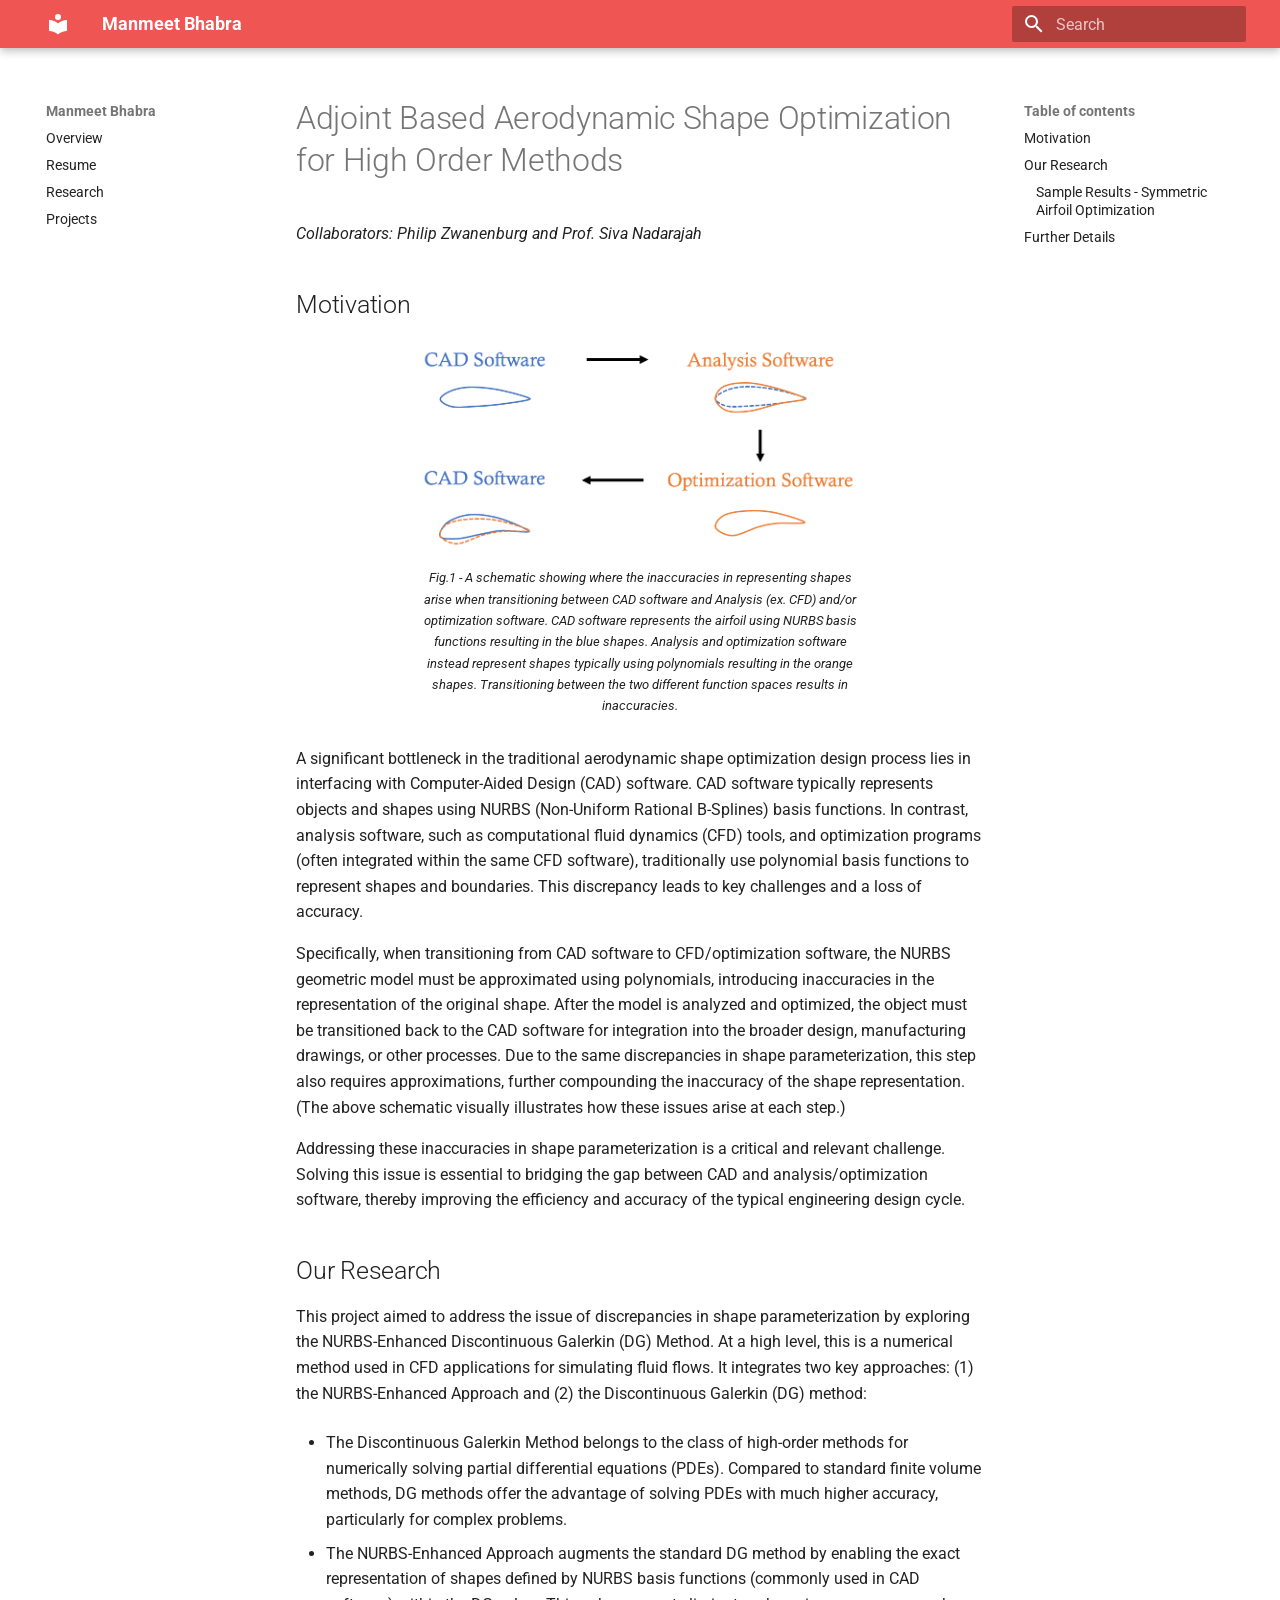
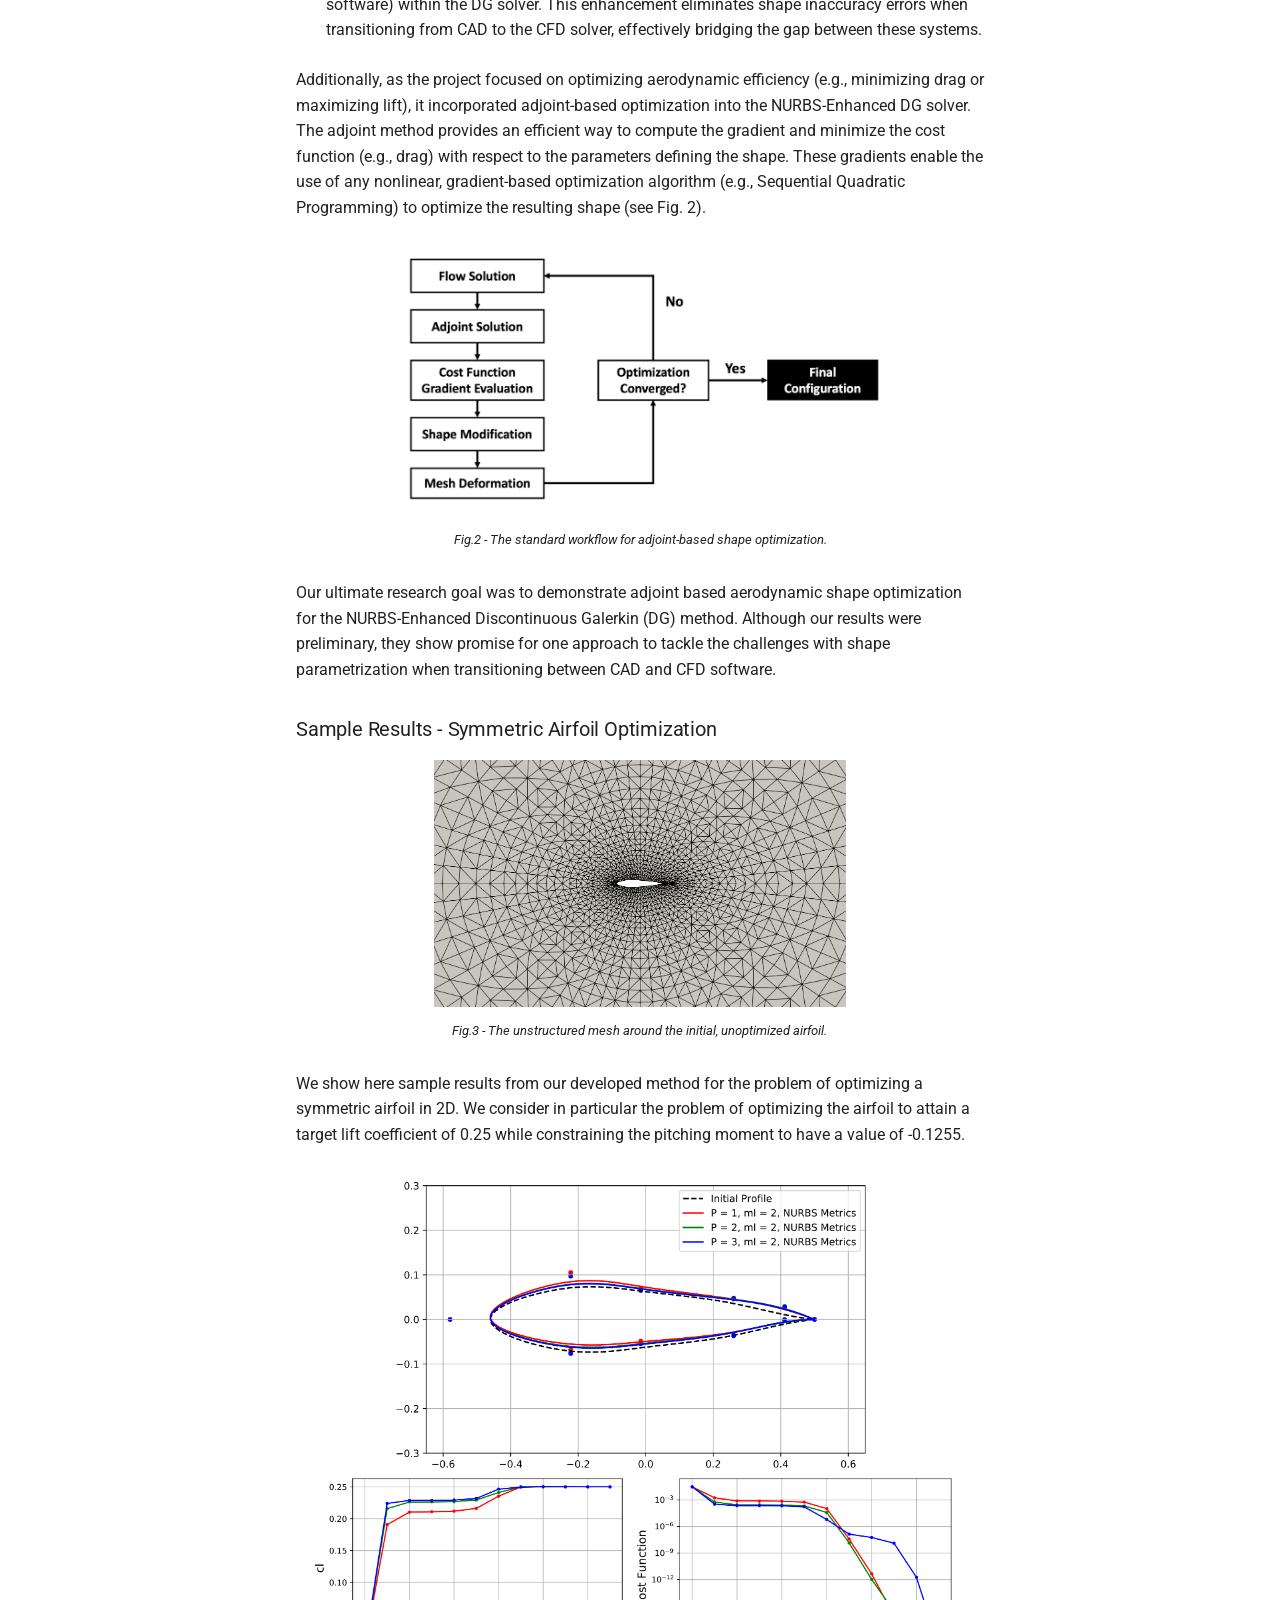
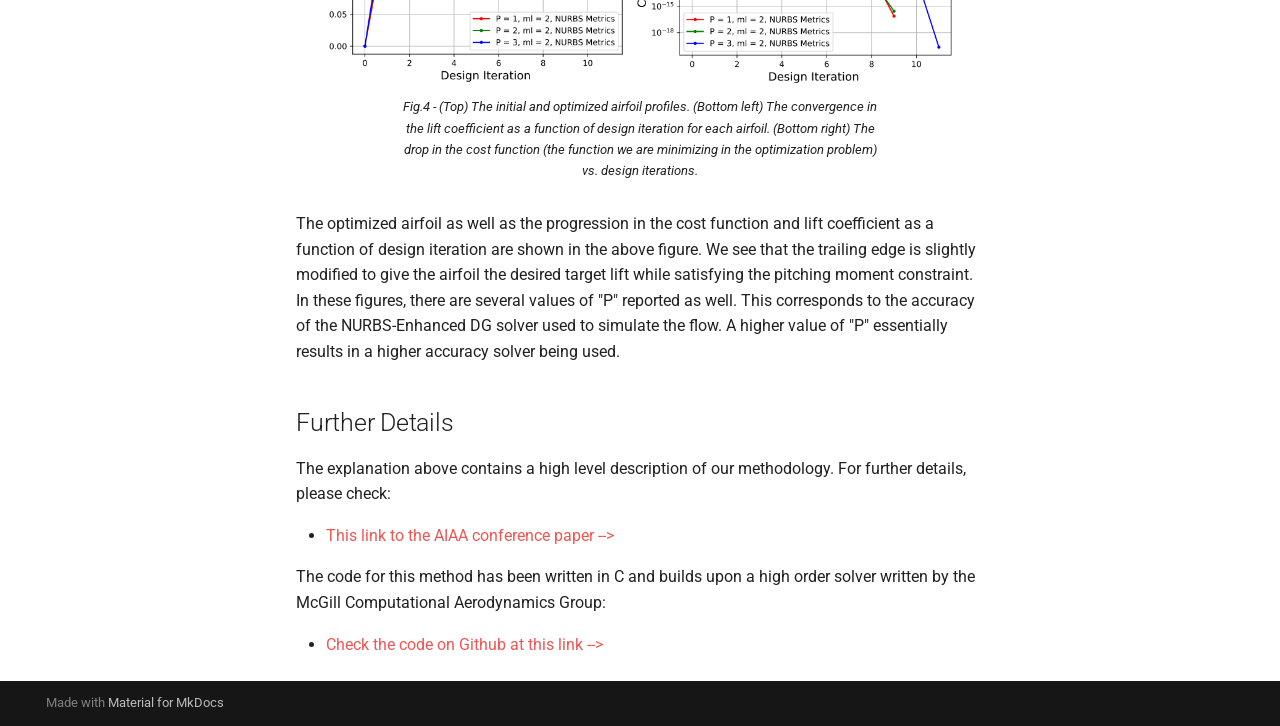
<file: research_pages/high_order_adjoint/index.html>
<!doctype html>
<html lang="en" class="no-js">
  <head>
    
      <meta charset="utf-8">
      <meta name="viewport" content="width=device-width,initial-scale=1">
      
        <meta name="description" content="My engineering portfolio">
      
      
        <meta name="author" content="Manmeet Bhabra">
      
      
        <link rel="canonical" href="https://manmeetbhabra.github.io/research_pages/high_order_adjoint/">
      
      
      
      
      <link rel="icon" href="../../assets/images/favicon.png">
      <meta name="generator" content="mkdocs-1.6.1, mkdocs-material-9.5.50">
    
    
      
        <title>Adjoint Based Aerodynamic Shape Optimization for High Order Methods - Manmeet Bhabra</title>
      
    
    
      <link rel="stylesheet" href="../../assets/stylesheets/main.a40c8224.min.css">
      
        
        <link rel="stylesheet" href="../../assets/stylesheets/palette.06af60db.min.css">
      
      


    
    
      
    
    
      
        
        
        <link rel="preconnect" href="https://fonts.gstatic.com" crossorigin>
        <link rel="stylesheet" href="https://fonts.googleapis.com/css?family=Roboto:300,300i,400,400i,700,700i%7CRoboto+Mono:400,400i,700,700i&display=fallback">
        <style>:root{--md-text-font:"Roboto";--md-code-font:"Roboto Mono"}</style>
      
    
    
      <link rel="stylesheet" href="../../stylesheets/custom_template.css">
    
    <script>__md_scope=new URL("../..",location),__md_hash=e=>[...e].reduce(((e,_)=>(e<<5)-e+_.charCodeAt(0)),0),__md_get=(e,_=localStorage,t=__md_scope)=>JSON.parse(_.getItem(t.pathname+"."+e)),__md_set=(e,_,t=localStorage,a=__md_scope)=>{try{t.setItem(a.pathname+"."+e,JSON.stringify(_))}catch(e){}}</script>
    
      

    
    
    
  </head>
  
  
    
    
    
    
    
    <body dir="ltr" data-md-color-scheme="default" data-md-color-primary="red" data-md-color-accent="deep-orange">
  
    
    <input class="md-toggle" data-md-toggle="drawer" type="checkbox" id="__drawer" autocomplete="off">
    <input class="md-toggle" data-md-toggle="search" type="checkbox" id="__search" autocomplete="off">
    <label class="md-overlay" for="__drawer"></label>
    <div data-md-component="skip">
      
        
        <a href="#adjoint-based-aerodynamic-shape-optimization-for-high-order-methods" class="md-skip">
          Skip to content
        </a>
      
    </div>
    <div data-md-component="announce">
      
    </div>
    
    
      

  

<header class="md-header md-header--shadow" data-md-component="header">
  <nav class="md-header__inner md-grid" aria-label="Header">
    <a href="../.." title="Manmeet Bhabra" class="md-header__button md-logo" aria-label="Manmeet Bhabra" data-md-component="logo">
      
  
  <svg xmlns="http://www.w3.org/2000/svg" viewBox="0 0 24 24"><path d="M12 8a3 3 0 0 0 3-3 3 3 0 0 0-3-3 3 3 0 0 0-3 3 3 3 0 0 0 3 3m0 3.54C9.64 9.35 6.5 8 3 8v11c3.5 0 6.64 1.35 9 3.54 2.36-2.19 5.5-3.54 9-3.54V8c-3.5 0-6.64 1.35-9 3.54"/></svg>

    </a>
    <label class="md-header__button md-icon" for="__drawer">
      
      <svg xmlns="http://www.w3.org/2000/svg" viewBox="0 0 24 24"><path d="M3 6h18v2H3zm0 5h18v2H3zm0 5h18v2H3z"/></svg>
    </label>
    <div class="md-header__title" data-md-component="header-title">
      <div class="md-header__ellipsis">
        <div class="md-header__topic">
          <span class="md-ellipsis">
            Manmeet Bhabra
          </span>
        </div>
        <div class="md-header__topic" data-md-component="header-topic">
          <span class="md-ellipsis">
            
              Adjoint Based Aerodynamic Shape Optimization for High Order Methods
            
          </span>
        </div>
      </div>
    </div>
    
      
    
    
    
    
      <label class="md-header__button md-icon" for="__search">
        
        <svg xmlns="http://www.w3.org/2000/svg" viewBox="0 0 24 24"><path d="M9.5 3A6.5 6.5 0 0 1 16 9.5c0 1.61-.59 3.09-1.56 4.23l.27.27h.79l5 5-1.5 1.5-5-5v-.79l-.27-.27A6.52 6.52 0 0 1 9.5 16 6.5 6.5 0 0 1 3 9.5 6.5 6.5 0 0 1 9.5 3m0 2C7 5 5 7 5 9.5S7 14 9.5 14 14 12 14 9.5 12 5 9.5 5"/></svg>
      </label>
      <div class="md-search" data-md-component="search" role="dialog">
  <label class="md-search__overlay" for="__search"></label>
  <div class="md-search__inner" role="search">
    <form class="md-search__form" name="search">
      <input type="text" class="md-search__input" name="query" aria-label="Search" placeholder="Search" autocapitalize="off" autocorrect="off" autocomplete="off" spellcheck="false" data-md-component="search-query" required>
      <label class="md-search__icon md-icon" for="__search">
        
        <svg xmlns="http://www.w3.org/2000/svg" viewBox="0 0 24 24"><path d="M9.5 3A6.5 6.5 0 0 1 16 9.5c0 1.61-.59 3.09-1.56 4.23l.27.27h.79l5 5-1.5 1.5-5-5v-.79l-.27-.27A6.52 6.52 0 0 1 9.5 16 6.5 6.5 0 0 1 3 9.5 6.5 6.5 0 0 1 9.5 3m0 2C7 5 5 7 5 9.5S7 14 9.5 14 14 12 14 9.5 12 5 9.5 5"/></svg>
        
        <svg xmlns="http://www.w3.org/2000/svg" viewBox="0 0 24 24"><path d="M20 11v2H8l5.5 5.5-1.42 1.42L4.16 12l7.92-7.92L13.5 5.5 8 11z"/></svg>
      </label>
      <nav class="md-search__options" aria-label="Search">
        
        <button type="reset" class="md-search__icon md-icon" title="Clear" aria-label="Clear" tabindex="-1">
          
          <svg xmlns="http://www.w3.org/2000/svg" viewBox="0 0 24 24"><path d="M19 6.41 17.59 5 12 10.59 6.41 5 5 6.41 10.59 12 5 17.59 6.41 19 12 13.41 17.59 19 19 17.59 13.41 12z"/></svg>
        </button>
      </nav>
      
    </form>
    <div class="md-search__output">
      <div class="md-search__scrollwrap" tabindex="0" data-md-scrollfix>
        <div class="md-search-result" data-md-component="search-result">
          <div class="md-search-result__meta">
            Initializing search
          </div>
          <ol class="md-search-result__list" role="presentation"></ol>
        </div>
      </div>
    </div>
  </div>
</div>
    
    
  </nav>
  
</header>
    
    <div class="md-container" data-md-component="container">
      
      
        
          
        
      
      <main class="md-main" data-md-component="main">
        <div class="md-main__inner md-grid">
          
            
              
              <div class="md-sidebar md-sidebar--primary" data-md-component="sidebar" data-md-type="navigation" >
                <div class="md-sidebar__scrollwrap">
                  <div class="md-sidebar__inner">
                    



<nav class="md-nav md-nav--primary" aria-label="Navigation" data-md-level="0">
  <label class="md-nav__title" for="__drawer">
    <a href="../.." title="Manmeet Bhabra" class="md-nav__button md-logo" aria-label="Manmeet Bhabra" data-md-component="logo">
      
  
  <svg xmlns="http://www.w3.org/2000/svg" viewBox="0 0 24 24"><path d="M12 8a3 3 0 0 0 3-3 3 3 0 0 0-3-3 3 3 0 0 0-3 3 3 3 0 0 0 3 3m0 3.54C9.64 9.35 6.5 8 3 8v11c3.5 0 6.64 1.35 9 3.54 2.36-2.19 5.5-3.54 9-3.54V8c-3.5 0-6.64 1.35-9 3.54"/></svg>

    </a>
    Manmeet Bhabra
  </label>
  
  <ul class="md-nav__list" data-md-scrollfix>
    
      
      
  
  
  
  
    <li class="md-nav__item">
      <a href="../.." class="md-nav__link">
        
  
  <span class="md-ellipsis">
    Overview
  </span>
  

      </a>
    </li>
  

    
      
      
  
  
  
  
    <li class="md-nav__item">
      <a href="../../resume/" class="md-nav__link">
        
  
  <span class="md-ellipsis">
    Resume
  </span>
  

      </a>
    </li>
  

    
      
      
  
  
  
  
    <li class="md-nav__item">
      <a href="../../research/" class="md-nav__link">
        
  
  <span class="md-ellipsis">
    Research
  </span>
  

      </a>
    </li>
  

    
      
      
  
  
  
  
    <li class="md-nav__item">
      <a href="../../projects/" class="md-nav__link">
        
  
  <span class="md-ellipsis">
    Projects
  </span>
  

      </a>
    </li>
  

    
  </ul>
</nav>
                  </div>
                </div>
              </div>
            
            
              
              <div class="md-sidebar md-sidebar--secondary" data-md-component="sidebar" data-md-type="toc" >
                <div class="md-sidebar__scrollwrap">
                  <div class="md-sidebar__inner">
                    

<nav class="md-nav md-nav--secondary" aria-label="Table of contents">
  
  
  
    
  
  
    <label class="md-nav__title" for="__toc">
      <span class="md-nav__icon md-icon"></span>
      Table of contents
    </label>
    <ul class="md-nav__list" data-md-component="toc" data-md-scrollfix>
      
        <li class="md-nav__item">
  <a href="#motivation" class="md-nav__link">
    <span class="md-ellipsis">
      Motivation
    </span>
  </a>
  
</li>
      
        <li class="md-nav__item">
  <a href="#our-research" class="md-nav__link">
    <span class="md-ellipsis">
      Our Research
    </span>
  </a>
  
    <nav class="md-nav" aria-label="Our Research">
      <ul class="md-nav__list">
        
          <li class="md-nav__item">
  <a href="#sample-results-symmetric-airfoil-optimization" class="md-nav__link">
    <span class="md-ellipsis">
      Sample Results - Symmetric Airfoil Optimization
    </span>
  </a>
  
</li>
        
      </ul>
    </nav>
  
</li>
      
        <li class="md-nav__item">
  <a href="#further-details" class="md-nav__link">
    <span class="md-ellipsis">
      Further Details
    </span>
  </a>
  
</li>
      
    </ul>
  
</nav>
                  </div>
                </div>
              </div>
            
          
          
            <div class="md-content" data-md-component="content">
              <article class="md-content__inner md-typeset">
                
                  


<h1 id="adjoint-based-aerodynamic-shape-optimization-for-high-order-methods">Adjoint Based Aerodynamic Shape Optimization for High Order Methods<a class="headerlink" href="#adjoint-based-aerodynamic-shape-optimization-for-high-order-methods" title="Permanent link">&para;</a></h1>
<p><em>Collaborators: Philip Zwanenburg and Prof. Siva Nadarajah</em></p>
<h2 id="motivation">Motivation<a class="headerlink" href="#motivation" title="Permanent link">&para;</a></h2>
<figure style="width:65%">
    <img src="../../assets/images/Research/McGill/CAD_Analysis.png">
    <figcaption>Fig.1 - A schematic showing where the inaccuracies in representing shapes arise when transitioning between CAD software and Analysis (ex. CFD) and/or optimization software. CAD software represents the airfoil using NURBS basis functions resulting in the blue shapes. Analysis and optimization software instead represent shapes typically using polynomials resulting in the orange shapes. Transitioning between the two different function spaces results in inaccuracies.</figcaption>
</figure>

<p>A significant bottleneck in the traditional aerodynamic shape optimization design process lies in interfacing with Computer-Aided Design (CAD) software. CAD software typically represents objects and shapes using NURBS (Non-Uniform Rational B-Splines) basis functions. In contrast, analysis software, such as computational fluid dynamics (CFD) tools, and optimization programs (often integrated within the same CFD software), traditionally use polynomial basis functions to represent shapes and boundaries. This discrepancy leads to key challenges and a loss of accuracy.</p>
<p>Specifically, when transitioning from CAD software to CFD/optimization software, the NURBS geometric model must be approximated using polynomials, introducing inaccuracies in the representation of the original shape. After the model is analyzed and optimized, the object must be transitioned back to the CAD software for integration into the broader design, manufacturing drawings, or other processes. Due to the same discrepancies in shape parameterization, this step also requires approximations, further compounding the inaccuracy of the shape representation. (The above schematic visually illustrates how these issues arise at each step.)</p>
<p>Addressing these inaccuracies in shape parameterization is a critical and relevant challenge. Solving this issue is essential to bridging the gap between CAD and analysis/optimization software, thereby improving the efficiency and accuracy of the typical engineering design cycle.</p>
<h2 id="our-research">Our Research<a class="headerlink" href="#our-research" title="Permanent link">&para;</a></h2>
<p>This project aimed to address the issue of discrepancies in shape parameterization by exploring the NURBS-Enhanced Discontinuous Galerkin (DG) Method. At a high level, this is a numerical method used in CFD applications for simulating fluid flows. It integrates two key approaches: (1) the NURBS-Enhanced Approach and (2) the Discontinuous Galerkin (DG) method:</p>
<ul>
<li>
<p>The Discontinuous Galerkin Method belongs to the class of high-order methods for numerically solving partial differential equations (PDEs). Compared to standard finite volume methods, DG methods offer the advantage of solving PDEs with much higher accuracy, particularly for complex problems.</p>
</li>
<li>
<p>The NURBS-Enhanced Approach augments the standard DG method by enabling the exact representation of shapes defined by NURBS basis functions (commonly used in CAD software) within the DG solver. This enhancement eliminates shape inaccuracy errors when transitioning from CAD to the CFD solver, effectively bridging the gap between these systems.</p>
</li>
</ul>
<p>Additionally, as the project focused on optimizing aerodynamic efficiency (e.g., minimizing drag or maximizing lift), it incorporated adjoint-based optimization into the NURBS-Enhanced DG solver. The adjoint method provides an efficient way to compute the gradient and minimize the cost function (e.g., drag) with respect to the parameters defining the shape. These gradients enable the use of any nonlinear, gradient-based optimization algorithm (e.g., Sequential Quadratic Programming) to optimize the resulting shape (see Fig. 2).</p>
<figure style="width:75%">
    <img src="../../assets/images/Research/McGill/adjoint_procedure.png">
    <figcaption>Fig.2 - The standard workflow for adjoint-based shape optimization.</figcaption>
</figure>

<p>Our ultimate research goal was to demonstrate adjoint based aerodynamic shape optimization for the NURBS-Enhanced Discontinuous Galerkin (DG) method. Although our results were preliminary, they show promise for one approach to tackle the challenges with shape parametrization when transitioning between CAD and CFD software.</p>
<h3 id="sample-results-symmetric-airfoil-optimization">Sample Results - Symmetric Airfoil Optimization<a class="headerlink" href="#sample-results-symmetric-airfoil-optimization" title="Permanent link">&para;</a></h3>
<figure style="width:60%">
    <img src="../../assets/images/Research/McGill/unstructured_mesh_ml2_p2_NACA0012_tests_reference.png">
    <figcaption>Fig.3 - The unstructured mesh around the initial, unoptimized airfoil.</figcaption>
</figure>

<p>We show here sample results from our developed method for the problem of optimizing a symmetric airfoil in 2D. We consider in particular the problem of optimizing the airfoil to attain a target lift coefficient of 0.25 while constraining the pitching moment to have a value of -0.1255.  </p>
<figure>
    <img src="../../assets/images/Research/McGill/airfoil_results_big_profile.png">
    <figcaption>Fig.4 - (Top) The initial and optimized airfoil profiles. (Bottom left) The convergence in the lift coefficient as a function of design iteration for each airfoil. (Bottom right) The drop in the cost function (the function we are minimizing in the optimization problem) vs. design iterations.</figcaption>
</figure>

<p>The optimized airfoil as well as the progression in the cost function and lift coefficient as a function of design iteration are shown in the above figure. We see that the trailing edge is slightly modified to give the airfoil the desired target lift while satisfying the pitching moment constraint. In these figures, there are several values of "P" reported as well. This corresponds to the accuracy of the NURBS-Enhanced DG solver used to simulate the flow. A higher value of "P" essentially results in a higher accuracy solver being used. </p>
<h2 id="further-details">Further Details<a class="headerlink" href="#further-details" title="Permanent link">&para;</a></h2>
<p>The explanation above contains a high level description of our methodology. For further details, please check:</p>
<ul>
<li><a href="https://arc.aiaa.org/doi/abs/10.2514/6.2019-3197">This link to the AIAA conference paper --&gt;</a></li>
</ul>
<p>The code for this method has been written in C and builds upon a high order solver written by the McGill Computational Aerodynamics Group:</p>
<ul>
<li><a href="https://github.com/PhilipZwanenburg/DPGSolver">Check the code on Github at this link --&gt;</a></li>
</ul>












                
              </article>
            </div>
          
          
<script>var target=document.getElementById(location.hash.slice(1));target&&target.name&&(target.checked=target.name.startsWith("__tabbed_"))</script>
        </div>
        
      </main>
      
        <footer class="md-footer">
  
  <div class="md-footer-meta md-typeset">
    <div class="md-footer-meta__inner md-grid">
      <div class="md-copyright">
  
  
    Made with
    <a href="https://squidfunk.github.io/mkdocs-material/" target="_blank" rel="noopener">
      Material for MkDocs
    </a>
  
</div>
      
    </div>
  </div>
</footer>
      
    </div>
    <div class="md-dialog" data-md-component="dialog">
      <div class="md-dialog__inner md-typeset"></div>
    </div>
    
    
    <script id="__config" type="application/json">{"base": "../..", "features": [], "search": "../../assets/javascripts/workers/search.f8cc74c7.min.js", "translations": {"clipboard.copied": "Copied to clipboard", "clipboard.copy": "Copy to clipboard", "search.result.more.one": "1 more on this page", "search.result.more.other": "# more on this page", "search.result.none": "No matching documents", "search.result.one": "1 matching document", "search.result.other": "# matching documents", "search.result.placeholder": "Type to start searching", "search.result.term.missing": "Missing", "select.version": "Select version"}}</script>
    
    
      <script src="../../assets/javascripts/bundle.60a45f97.min.js"></script>
      
    
  </body>
</html>
</file>
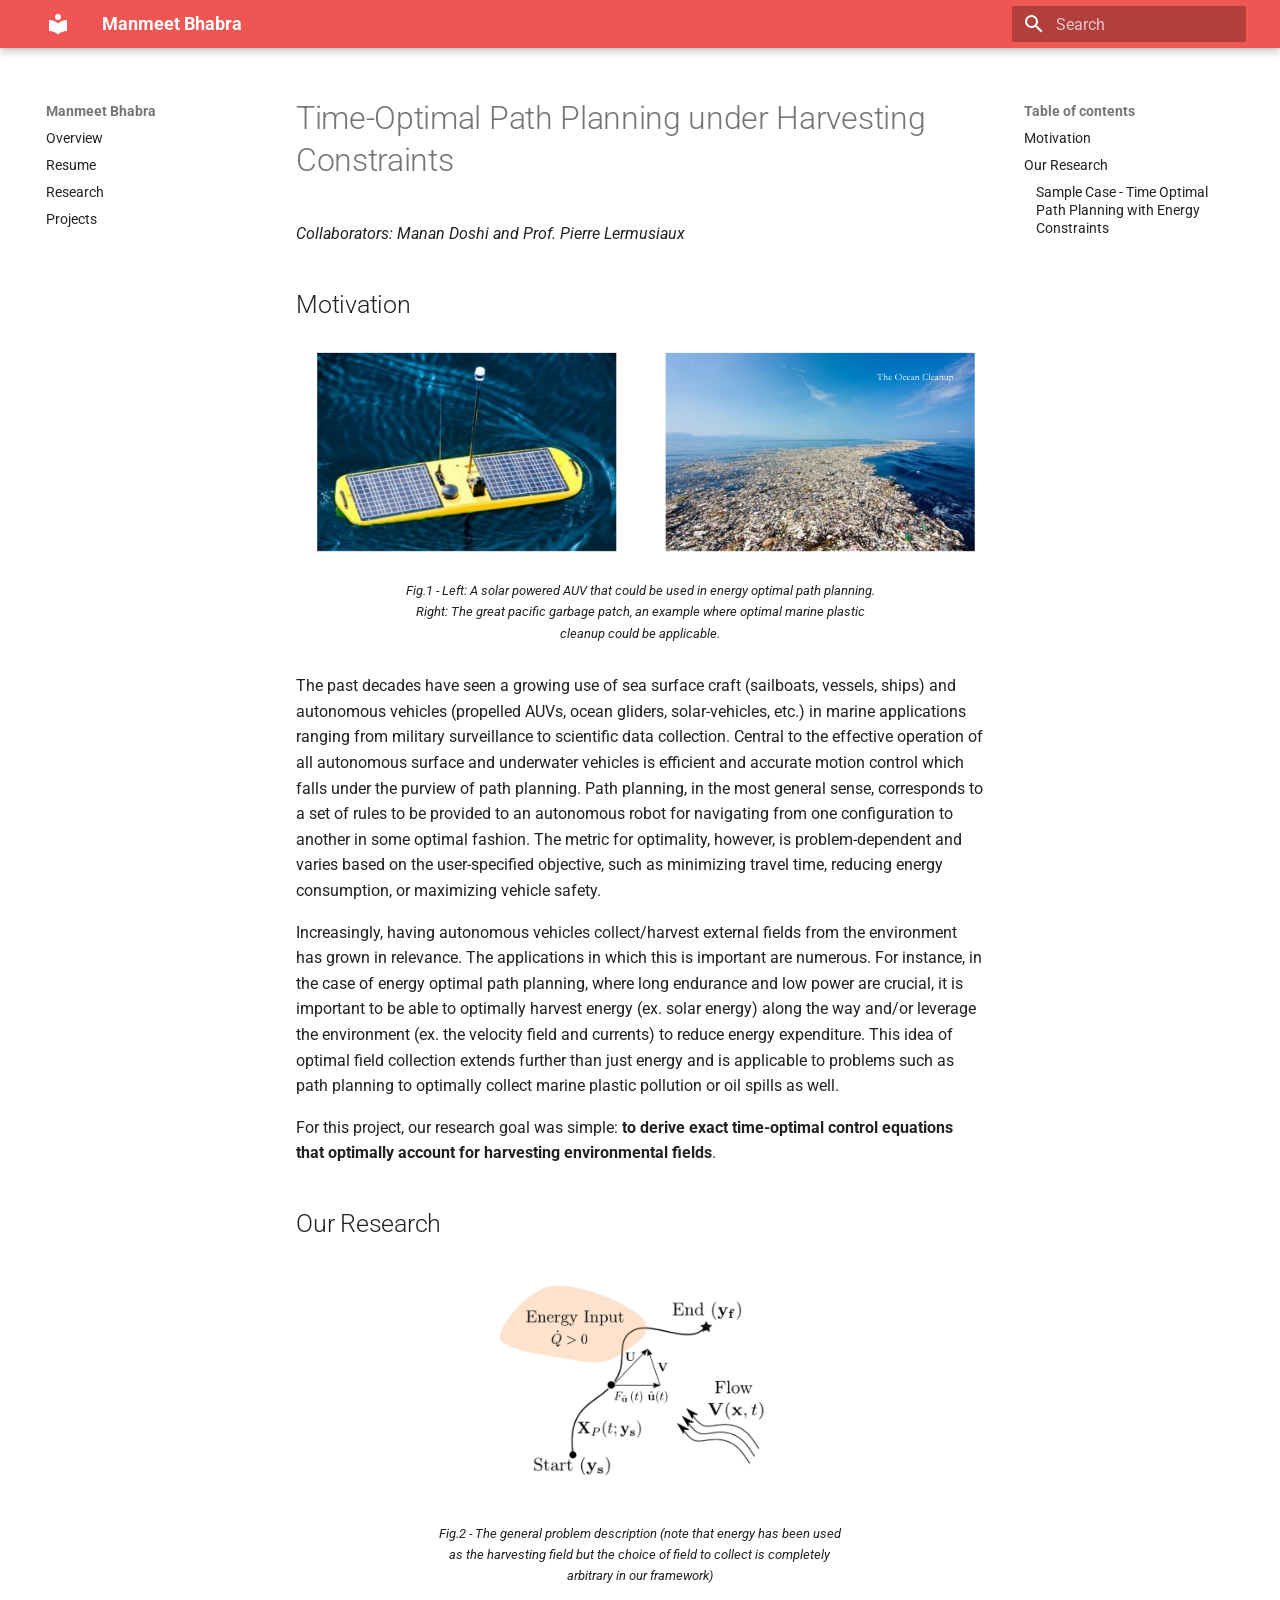
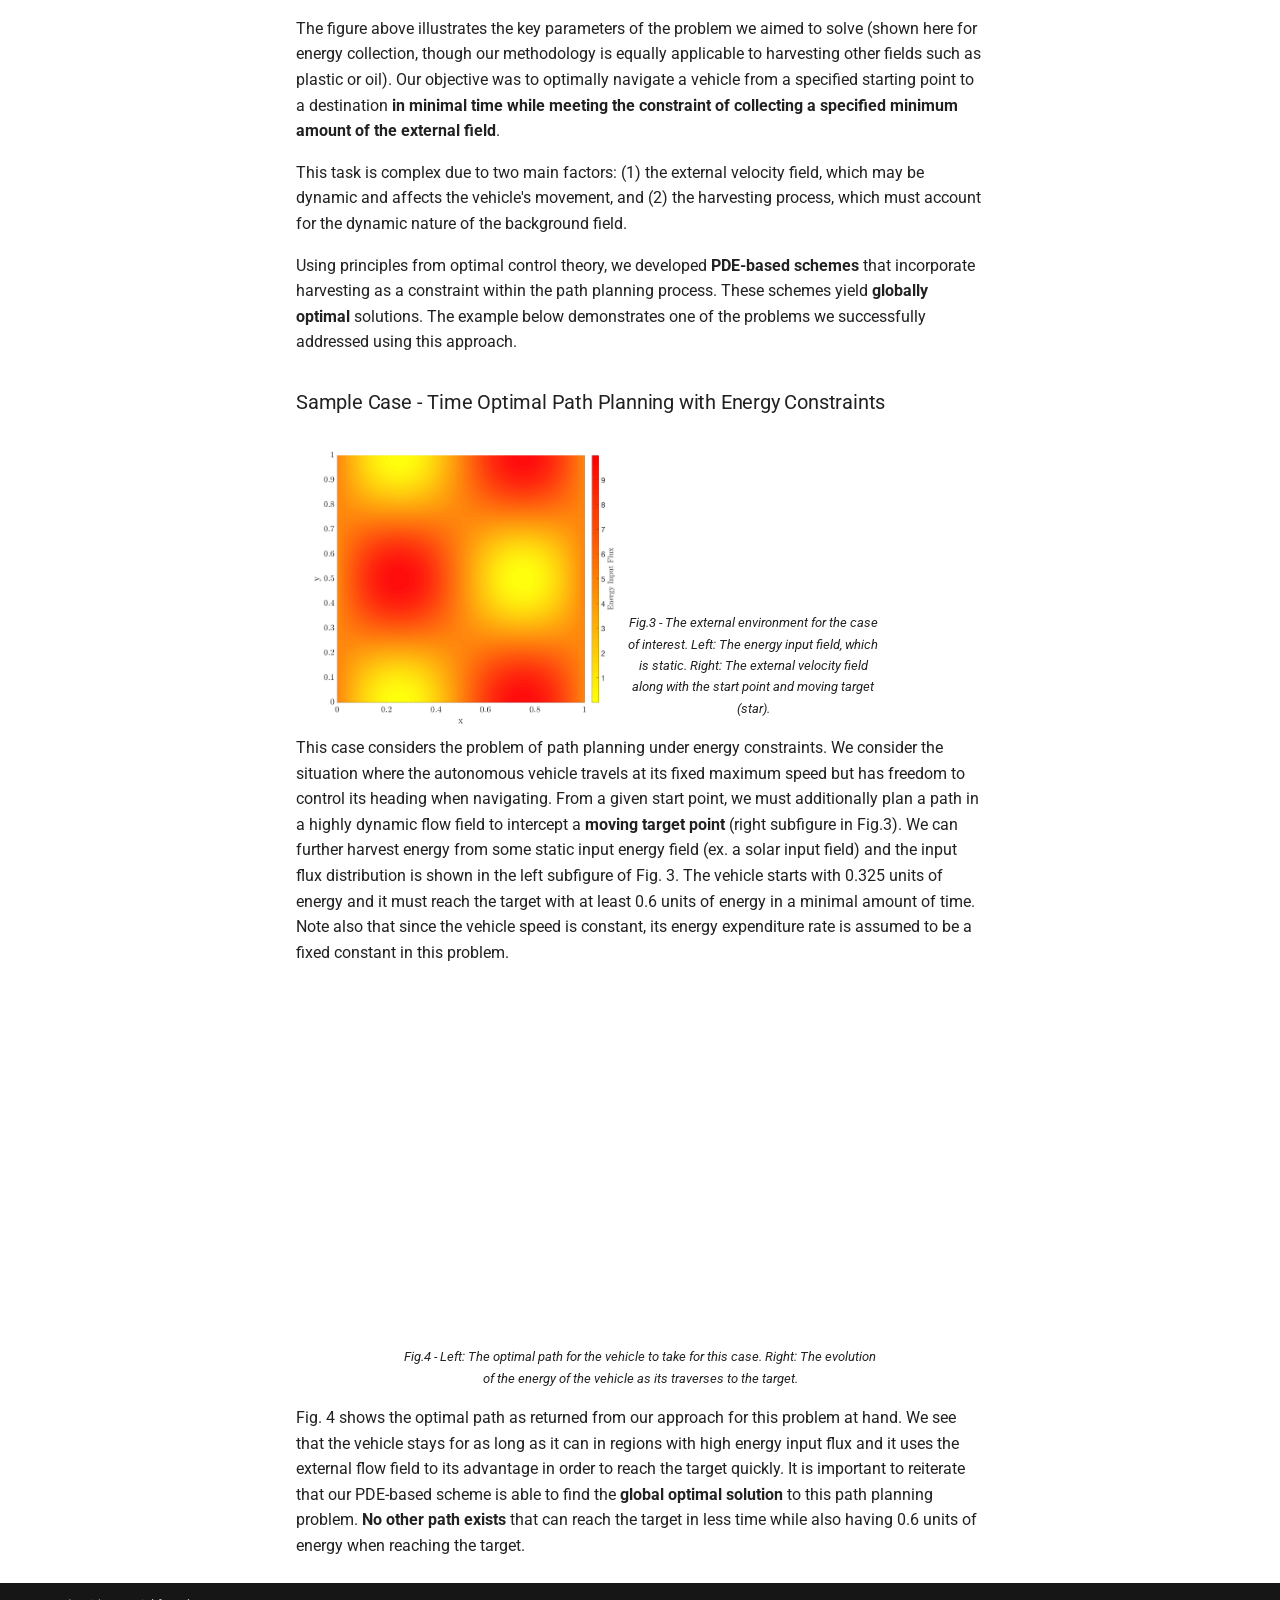
<file: research_pages/path_planning/index.html>
<!doctype html>
<html lang="en" class="no-js">
  <head>
    
      <meta charset="utf-8">
      <meta name="viewport" content="width=device-width,initial-scale=1">
      
        <meta name="description" content="My engineering portfolio">
      
      
        <meta name="author" content="Manmeet Bhabra">
      
      
        <link rel="canonical" href="https://manmeetbhabra.github.io/research_pages/path_planning/">
      
      
      
      
      <link rel="icon" href="../../assets/images/favicon.png">
      <meta name="generator" content="mkdocs-1.6.1, mkdocs-material-9.5.50">
    
    
      
        <title>Time-Optimal Path Planning under Harvesting Constraints - Manmeet Bhabra</title>
      
    
    
      <link rel="stylesheet" href="../../assets/stylesheets/main.a40c8224.min.css">
      
        
        <link rel="stylesheet" href="../../assets/stylesheets/palette.06af60db.min.css">
      
      


    
    
      
    
    
      
        
        
        <link rel="preconnect" href="https://fonts.gstatic.com" crossorigin>
        <link rel="stylesheet" href="https://fonts.googleapis.com/css?family=Roboto:300,300i,400,400i,700,700i%7CRoboto+Mono:400,400i,700,700i&display=fallback">
        <style>:root{--md-text-font:"Roboto";--md-code-font:"Roboto Mono"}</style>
      
    
    
      <link rel="stylesheet" href="../../stylesheets/custom_template.css">
    
    <script>__md_scope=new URL("../..",location),__md_hash=e=>[...e].reduce(((e,_)=>(e<<5)-e+_.charCodeAt(0)),0),__md_get=(e,_=localStorage,t=__md_scope)=>JSON.parse(_.getItem(t.pathname+"."+e)),__md_set=(e,_,t=localStorage,a=__md_scope)=>{try{t.setItem(a.pathname+"."+e,JSON.stringify(_))}catch(e){}}</script>
    
      

    
    
    
  </head>
  
  
    
    
    
    
    
    <body dir="ltr" data-md-color-scheme="default" data-md-color-primary="red" data-md-color-accent="deep-orange">
  
    
    <input class="md-toggle" data-md-toggle="drawer" type="checkbox" id="__drawer" autocomplete="off">
    <input class="md-toggle" data-md-toggle="search" type="checkbox" id="__search" autocomplete="off">
    <label class="md-overlay" for="__drawer"></label>
    <div data-md-component="skip">
      
        
        <a href="#time-optimal-path-planning-under-harvesting-constraints" class="md-skip">
          Skip to content
        </a>
      
    </div>
    <div data-md-component="announce">
      
    </div>
    
    
      

  

<header class="md-header md-header--shadow" data-md-component="header">
  <nav class="md-header__inner md-grid" aria-label="Header">
    <a href="../.." title="Manmeet Bhabra" class="md-header__button md-logo" aria-label="Manmeet Bhabra" data-md-component="logo">
      
  
  <svg xmlns="http://www.w3.org/2000/svg" viewBox="0 0 24 24"><path d="M12 8a3 3 0 0 0 3-3 3 3 0 0 0-3-3 3 3 0 0 0-3 3 3 3 0 0 0 3 3m0 3.54C9.64 9.35 6.5 8 3 8v11c3.5 0 6.64 1.35 9 3.54 2.36-2.19 5.5-3.54 9-3.54V8c-3.5 0-6.64 1.35-9 3.54"/></svg>

    </a>
    <label class="md-header__button md-icon" for="__drawer">
      
      <svg xmlns="http://www.w3.org/2000/svg" viewBox="0 0 24 24"><path d="M3 6h18v2H3zm0 5h18v2H3zm0 5h18v2H3z"/></svg>
    </label>
    <div class="md-header__title" data-md-component="header-title">
      <div class="md-header__ellipsis">
        <div class="md-header__topic">
          <span class="md-ellipsis">
            Manmeet Bhabra
          </span>
        </div>
        <div class="md-header__topic" data-md-component="header-topic">
          <span class="md-ellipsis">
            
              Time-Optimal Path Planning under Harvesting Constraints
            
          </span>
        </div>
      </div>
    </div>
    
      
    
    
    
    
      <label class="md-header__button md-icon" for="__search">
        
        <svg xmlns="http://www.w3.org/2000/svg" viewBox="0 0 24 24"><path d="M9.5 3A6.5 6.5 0 0 1 16 9.5c0 1.61-.59 3.09-1.56 4.23l.27.27h.79l5 5-1.5 1.5-5-5v-.79l-.27-.27A6.52 6.52 0 0 1 9.5 16 6.5 6.5 0 0 1 3 9.5 6.5 6.5 0 0 1 9.5 3m0 2C7 5 5 7 5 9.5S7 14 9.5 14 14 12 14 9.5 12 5 9.5 5"/></svg>
      </label>
      <div class="md-search" data-md-component="search" role="dialog">
  <label class="md-search__overlay" for="__search"></label>
  <div class="md-search__inner" role="search">
    <form class="md-search__form" name="search">
      <input type="text" class="md-search__input" name="query" aria-label="Search" placeholder="Search" autocapitalize="off" autocorrect="off" autocomplete="off" spellcheck="false" data-md-component="search-query" required>
      <label class="md-search__icon md-icon" for="__search">
        
        <svg xmlns="http://www.w3.org/2000/svg" viewBox="0 0 24 24"><path d="M9.5 3A6.5 6.5 0 0 1 16 9.5c0 1.61-.59 3.09-1.56 4.23l.27.27h.79l5 5-1.5 1.5-5-5v-.79l-.27-.27A6.52 6.52 0 0 1 9.5 16 6.5 6.5 0 0 1 3 9.5 6.5 6.5 0 0 1 9.5 3m0 2C7 5 5 7 5 9.5S7 14 9.5 14 14 12 14 9.5 12 5 9.5 5"/></svg>
        
        <svg xmlns="http://www.w3.org/2000/svg" viewBox="0 0 24 24"><path d="M20 11v2H8l5.5 5.5-1.42 1.42L4.16 12l7.92-7.92L13.5 5.5 8 11z"/></svg>
      </label>
      <nav class="md-search__options" aria-label="Search">
        
        <button type="reset" class="md-search__icon md-icon" title="Clear" aria-label="Clear" tabindex="-1">
          
          <svg xmlns="http://www.w3.org/2000/svg" viewBox="0 0 24 24"><path d="M19 6.41 17.59 5 12 10.59 6.41 5 5 6.41 10.59 12 5 17.59 6.41 19 12 13.41 17.59 19 19 17.59 13.41 12z"/></svg>
        </button>
      </nav>
      
    </form>
    <div class="md-search__output">
      <div class="md-search__scrollwrap" tabindex="0" data-md-scrollfix>
        <div class="md-search-result" data-md-component="search-result">
          <div class="md-search-result__meta">
            Initializing search
          </div>
          <ol class="md-search-result__list" role="presentation"></ol>
        </div>
      </div>
    </div>
  </div>
</div>
    
    
  </nav>
  
</header>
    
    <div class="md-container" data-md-component="container">
      
      
        
          
        
      
      <main class="md-main" data-md-component="main">
        <div class="md-main__inner md-grid">
          
            
              
              <div class="md-sidebar md-sidebar--primary" data-md-component="sidebar" data-md-type="navigation" >
                <div class="md-sidebar__scrollwrap">
                  <div class="md-sidebar__inner">
                    



<nav class="md-nav md-nav--primary" aria-label="Navigation" data-md-level="0">
  <label class="md-nav__title" for="__drawer">
    <a href="../.." title="Manmeet Bhabra" class="md-nav__button md-logo" aria-label="Manmeet Bhabra" data-md-component="logo">
      
  
  <svg xmlns="http://www.w3.org/2000/svg" viewBox="0 0 24 24"><path d="M12 8a3 3 0 0 0 3-3 3 3 0 0 0-3-3 3 3 0 0 0-3 3 3 3 0 0 0 3 3m0 3.54C9.64 9.35 6.5 8 3 8v11c3.5 0 6.64 1.35 9 3.54 2.36-2.19 5.5-3.54 9-3.54V8c-3.5 0-6.64 1.35-9 3.54"/></svg>

    </a>
    Manmeet Bhabra
  </label>
  
  <ul class="md-nav__list" data-md-scrollfix>
    
      
      
  
  
  
  
    <li class="md-nav__item">
      <a href="../.." class="md-nav__link">
        
  
  <span class="md-ellipsis">
    Overview
  </span>
  

      </a>
    </li>
  

    
      
      
  
  
  
  
    <li class="md-nav__item">
      <a href="../../resume/" class="md-nav__link">
        
  
  <span class="md-ellipsis">
    Resume
  </span>
  

      </a>
    </li>
  

    
      
      
  
  
  
  
    <li class="md-nav__item">
      <a href="../../research/" class="md-nav__link">
        
  
  <span class="md-ellipsis">
    Research
  </span>
  

      </a>
    </li>
  

    
      
      
  
  
  
  
    <li class="md-nav__item">
      <a href="../../projects/" class="md-nav__link">
        
  
  <span class="md-ellipsis">
    Projects
  </span>
  

      </a>
    </li>
  

    
  </ul>
</nav>
                  </div>
                </div>
              </div>
            
            
              
              <div class="md-sidebar md-sidebar--secondary" data-md-component="sidebar" data-md-type="toc" >
                <div class="md-sidebar__scrollwrap">
                  <div class="md-sidebar__inner">
                    

<nav class="md-nav md-nav--secondary" aria-label="Table of contents">
  
  
  
    
  
  
    <label class="md-nav__title" for="__toc">
      <span class="md-nav__icon md-icon"></span>
      Table of contents
    </label>
    <ul class="md-nav__list" data-md-component="toc" data-md-scrollfix>
      
        <li class="md-nav__item">
  <a href="#motivation" class="md-nav__link">
    <span class="md-ellipsis">
      Motivation
    </span>
  </a>
  
</li>
      
        <li class="md-nav__item">
  <a href="#our-research" class="md-nav__link">
    <span class="md-ellipsis">
      Our Research
    </span>
  </a>
  
    <nav class="md-nav" aria-label="Our Research">
      <ul class="md-nav__list">
        
          <li class="md-nav__item">
  <a href="#sample-case-time-optimal-path-planning-with-energy-constraints" class="md-nav__link">
    <span class="md-ellipsis">
      Sample Case - Time Optimal Path Planning with Energy Constraints
    </span>
  </a>
  
</li>
        
      </ul>
    </nav>
  
</li>
      
    </ul>
  
</nav>
                  </div>
                </div>
              </div>
            
          
          
            <div class="md-content" data-md-component="content">
              <article class="md-content__inner md-typeset">
                
                  


<h1 id="time-optimal-path-planning-under-harvesting-constraints">Time-Optimal Path Planning under Harvesting Constraints<a class="headerlink" href="#time-optimal-path-planning-under-harvesting-constraints" title="Permanent link">&para;</a></h1>
<p><em>Collaborators: Manan Doshi and Prof. Pierre Lermusiaux</em></p>
<h2 id="motivation">Motivation<a class="headerlink" href="#motivation" title="Permanent link">&para;</a></h2>
<figure>
    <img src="../../assets/images/Research/MIT/pp_motivation_compressed.png">
    <figcaption>Fig.1 - Left: A solar powered AUV that could be used in energy optimal path planning. Right: The great pacific garbage patch, an example where optimal marine plastic cleanup could be applicable.</figcaption>
</figure>

<p>The past decades have seen a growing use of sea surface craft (sailboats, vessels, ships) and autonomous vehicles (propelled AUVs, ocean gliders, solar-vehicles, etc.) in marine applications ranging from military surveillance to scientific data collection. Central to the effective operation of all autonomous surface and underwater vehicles is efficient and accurate motion control which falls under the purview of path planning. Path planning, in the most general sense, corresponds to a set of rules to be provided to an autonomous robot for navigating from one configuration to another in some optimal fashion. The metric for optimality, however, is problem-dependent and varies based on the user-specified objective, such as minimizing travel time, reducing energy consumption, or maximizing vehicle safety.</p>
<p>Increasingly, having autonomous vehicles collect/harvest external fields from the environment has grown in relevance. The applications in which this is important are numerous. For instance, in the case of energy optimal path planning, where long endurance and low power are crucial, it is important to be able to optimally harvest energy (ex. solar energy) along the way and/or leverage the environment (ex. the velocity field and currents) to reduce energy expenditure. This idea of optimal field collection extends further than just energy and is applicable to problems such as path planning to optimally collect marine plastic pollution or oil spills as well.</p>
<p>For this project, our research goal was simple: <strong>to derive exact time-optimal control equations that optimally account for harvesting environmental fields</strong>.</p>
<h2 id="our-research">Our Research<a class="headerlink" href="#our-research" title="Permanent link">&para;</a></h2>
<figure style="width:60%">
    <img src="../../assets/images/Research/MIT/pp_schematic.png">
    <figcaption>Fig.2 - The general problem description (note that energy has been used as the harvesting field but the choice of field to collect is completely arbitrary in our framework)</figcaption>
</figure>

<p>The figure above illustrates the key parameters of the problem we aimed to solve (shown here for energy collection, though our methodology is equally applicable to harvesting other fields such as plastic or oil). Our objective was to optimally navigate a vehicle from a specified starting point to a destination <strong>in minimal time while meeting the constraint of collecting a specified minimum amount of the external field</strong>.</p>
<p>This task is complex due to two main factors: (1) the external velocity field, which may be dynamic and affects the vehicle's movement, and (2) the harvesting process, which must account for the dynamic nature of the background field.</p>
<p>Using principles from optimal control theory, we developed <strong>PDE-based schemes</strong> that incorporate harvesting as a constraint within the path planning process. These schemes yield <strong>globally optimal</strong> solutions. The example below demonstrates one of the problems we successfully addressed using this approach.</p>
<h3 id="sample-case-time-optimal-path-planning-with-energy-constraints">Sample Case - Time Optimal Path Planning with Energy Constraints<a class="headerlink" href="#sample-case-time-optimal-path-planning-with-energy-constraints" title="Permanent link">&para;</a></h3>
<div class="row" style="">
  <div class="column" style="float:left; width:48%; padding-top: 11px;">
    <img src="../../assets/images/Research/MIT/energy_flux_field.png">
  </div>
  <div class="column" style="float:left; width:50%; ">
<!--     <img src="../../assets/images/Research/MIT/2D_env_vel_med_res_cropped_optimized.gif"> -->
<video width="100%" autoplay loop muted playsinline>
  <source src="../../assets/images/Research/MIT/2D_env_vel_low_res_cropped.mp4" type="video/mp4">
</video>

  </div>
  <figcaption>Fig.3 - The external environment for the case of interest. Left: The energy input field, which is static. Right: The external velocity field along with the start point and moving target (star).</figcaption>
</div>

<p>This case considers the problem of path planning under energy constraints. We consider the situation where the autonomous vehicle travels at its fixed maximum speed but has freedom to control its heading when navigating. From a given start point, we must additionally plan a path in a highly dynamic flow field to intercept a <strong>moving target point</strong> (right subfigure in Fig.3). We can further harvest energy from some static input energy field (ex. a solar input field) and the input flux distribution is shown in the left subfigure of Fig. 3. The vehicle starts with 0.325 units of energy and it must reach the target with at least 0.6 units of energy in a minimal amount of time. Note also that since the vehicle speed is constant, its energy expenditure rate is assumed to be a fixed constant in this problem.</p>
<!-- <figure>
    <img src="../../assets/images/Research/MIT/combined_vids_low_res.gif">
    <figcaption>Fig.4 - Left: The optimal path for the vehicle to take for this case. Right: The evolution of the energy of the vehicle as its traverses to the target.</figcaption>
</figure> -->

<video width="100%" autoplay loop muted playsinline>
  <source src="../../assets/images/Research/MIT/combined_vids_very_low_res.mp4" type="video/mp4">
</video>
<figcaption>Fig.4 - Left: The optimal path for the vehicle to take for this case. Right: The evolution of the energy of the vehicle as its traverses to the target.</figcaption>

<p>Fig. 4 shows the optimal path as returned from our approach for this problem at hand. We see that the vehicle stays for as long as it can in regions with high energy input flux and it uses the external flow field to its advantage in order to reach the target quickly. It is important to reiterate that our PDE-based scheme is able to find the <strong>global optimal solution</strong> to this path planning problem. <strong>No other path exists</strong> that can reach the target in less time while also having 0.6 units of energy when reaching the target.</p>












                
              </article>
            </div>
          
          
<script>var target=document.getElementById(location.hash.slice(1));target&&target.name&&(target.checked=target.name.startsWith("__tabbed_"))</script>
        </div>
        
      </main>
      
        <footer class="md-footer">
  
  <div class="md-footer-meta md-typeset">
    <div class="md-footer-meta__inner md-grid">
      <div class="md-copyright">
  
  
    Made with
    <a href="https://squidfunk.github.io/mkdocs-material/" target="_blank" rel="noopener">
      Material for MkDocs
    </a>
  
</div>
      
    </div>
  </div>
</footer>
      
    </div>
    <div class="md-dialog" data-md-component="dialog">
      <div class="md-dialog__inner md-typeset"></div>
    </div>
    
    
    <script id="__config" type="application/json">{"base": "../..", "features": [], "search": "../../assets/javascripts/workers/search.f8cc74c7.min.js", "translations": {"clipboard.copied": "Copied to clipboard", "clipboard.copy": "Copy to clipboard", "search.result.more.one": "1 more on this page", "search.result.more.other": "# more on this page", "search.result.none": "No matching documents", "search.result.one": "1 matching document", "search.result.other": "# matching documents", "search.result.placeholder": "Type to start searching", "search.result.term.missing": "Missing", "select.version": "Select version"}}</script>
    
    
      <script src="../../assets/javascripts/bundle.60a45f97.min.js"></script>
      
    
  </body>
</html>
</file>
<file: stylesheets/custom_template.css>
/*.md-sidebar--primary{
	visibility: hidden;
}*/

figcaption {
  font-style: italic;
  text-align: center;
  font-size: smaller;
}

.oneThird{
    width:30%;
    float:left;
    margin:.5%;
}
.oneThird img{
    width:100%;
}
</file>
<file: assets/stylesheets/main.a40c8224.min.css>
@charset "UTF-8";html{-webkit-text-size-adjust:none;-moz-text-size-adjust:none;text-size-adjust:none;box-sizing:border-box}*,:after,:before{box-sizing:inherit}@media (prefers-reduced-motion){*,:after,:before{transition:none!important}}body{margin:0}a,button,input,label{-webkit-tap-highlight-color:transparent}a{color:inherit;text-decoration:none}hr{border:0;box-sizing:initial;display:block;height:.05rem;overflow:visible;padding:0}small{font-size:80%}sub,sup{line-height:1em}img{border-style:none}table{border-collapse:initial;border-spacing:0}td,th{font-weight:400;vertical-align:top}button{background:#0000;border:0;font-family:inherit;font-size:inherit;margin:0;padding:0}input{border:0;outline:none}:root{--md-primary-fg-color:#4051b5;--md-primary-fg-color--light:#5d6cc0;--md-primary-fg-color--dark:#303fa1;--md-primary-bg-color:#fff;--md-primary-bg-color--light:#ffffffb3;--md-accent-fg-color:#526cfe;--md-accent-fg-color--transparent:#526cfe1a;--md-accent-bg-color:#fff;--md-accent-bg-color--light:#ffffffb3}[data-md-color-scheme=default]{color-scheme:light}[data-md-color-scheme=default] img[src$="#gh-dark-mode-only"],[data-md-color-scheme=default] img[src$="#only-dark"]{display:none}:root,[data-md-color-scheme=default]{--md-hue:225deg;--md-default-fg-color:#000000de;--md-default-fg-color--light:#0000008a;--md-default-fg-color--lighter:#00000052;--md-default-fg-color--lightest:#00000012;--md-default-bg-color:#fff;--md-default-bg-color--light:#ffffffb3;--md-default-bg-color--lighter:#ffffff4d;--md-default-bg-color--lightest:#ffffff1f;--md-code-fg-color:#36464e;--md-code-bg-color:#f5f5f5;--md-code-hl-color:#4287ff;--md-code-hl-color--light:#4287ff1a;--md-code-hl-number-color:#d52a2a;--md-code-hl-special-color:#db1457;--md-code-hl-function-color:#a846b9;--md-code-hl-constant-color:#6e59d9;--md-code-hl-keyword-color:#3f6ec6;--md-code-hl-string-color:#1c7d4d;--md-code-hl-name-color:var(--md-code-fg-color);--md-code-hl-operator-color:var(--md-default-fg-color--light);--md-code-hl-punctuation-color:var(--md-default-fg-color--light);--md-code-hl-comment-color:var(--md-default-fg-color--light);--md-code-hl-generic-color:var(--md-default-fg-color--light);--md-code-hl-variable-color:var(--md-default-fg-color--light);--md-typeset-color:var(--md-default-fg-color);--md-typeset-a-color:var(--md-primary-fg-color);--md-typeset-del-color:#f5503d26;--md-typeset-ins-color:#0bd57026;--md-typeset-kbd-color:#fafafa;--md-typeset-kbd-accent-color:#fff;--md-typeset-kbd-border-color:#b8b8b8;--md-typeset-mark-color:#ffff0080;--md-typeset-table-color:#0000001f;--md-typeset-table-color--light:rgba(0,0,0,.035);--md-admonition-fg-color:var(--md-default-fg-color);--md-admonition-bg-color:var(--md-default-bg-color);--md-warning-fg-color:#000000de;--md-warning-bg-color:#ff9;--md-footer-fg-color:#fff;--md-footer-fg-color--light:#ffffffb3;--md-footer-fg-color--lighter:#ffffff73;--md-footer-bg-color:#000000de;--md-footer-bg-color--dark:#00000052;--md-shadow-z1:0 0.2rem 0.5rem #0000000d,0 0 0.05rem #0000001a;--md-shadow-z2:0 0.2rem 0.5rem #0000001a,0 0 0.05rem #00000040;--md-shadow-z3:0 0.2rem 0.5rem #0003,0 0 0.05rem #00000059}.md-icon svg{fill:currentcolor;display:block;height:1.2rem;width:1.2rem}body{-webkit-font-smoothing:antialiased;-moz-osx-font-smoothing:grayscale;--md-text-font-family:var(--md-text-font,_),-apple-system,BlinkMacSystemFont,Helvetica,Arial,sans-serif;--md-code-font-family:var(--md-code-font,_),SFMono-Regular,Consolas,Menlo,monospace}aside,body,input{font-feature-settings:"kern","liga";color:var(--md-typeset-color);font-family:var(--md-text-font-family)}code,kbd,pre{font-feature-settings:"kern";font-family:var(--md-code-font-family)}:root{--md-typeset-table-sort-icon:url('data:image/svg+xml;charset=utf-8,<svg xmlns="http://www.w3.org/2000/svg" viewBox="0 0 24 24"><path d="m18 21-4-4h3V7h-3l4-4 4 4h-3v10h3M2 19v-2h10v2M2 13v-2h7v2M2 7V5h4v2z"/></svg>');--md-typeset-table-sort-icon--asc:url('data:image/svg+xml;charset=utf-8,<svg xmlns="http://www.w3.org/2000/svg" viewBox="0 0 24 24"><path d="M19 17h3l-4 4-4-4h3V3h2M2 17h10v2H2M6 5v2H2V5m0 6h7v2H2z"/></svg>');--md-typeset-table-sort-icon--desc:url('data:image/svg+xml;charset=utf-8,<svg xmlns="http://www.w3.org/2000/svg" viewBox="0 0 24 24"><path d="M19 7h3l-4-4-4 4h3v14h2M2 17h10v2H2M6 5v2H2V5m0 6h7v2H2z"/></svg>')}.md-typeset{-webkit-print-color-adjust:exact;color-adjust:exact;font-size:.8rem;line-height:1.6}@media print{.md-typeset{font-size:.68rem}}.md-typeset blockquote,.md-typeset dl,.md-typeset figure,.md-typeset ol,.md-typeset pre,.md-typeset ul{margin-bottom:1em;margin-top:1em}.md-typeset h1{color:var(--md-default-fg-color--light);font-size:2em;line-height:1.3;margin:0 0 1.25em}.md-typeset h1,.md-typeset h2{font-weight:300;letter-spacing:-.01em}.md-typeset h2{font-size:1.5625em;line-height:1.4;margin:1.6em 0 .64em}.md-typeset h3{font-size:1.25em;font-weight:400;letter-spacing:-.01em;line-height:1.5;margin:1.6em 0 .8em}.md-typeset h2+h3{margin-top:.8em}.md-typeset h4{font-weight:700;letter-spacing:-.01em;margin:1em 0}.md-typeset h5,.md-typeset h6{color:var(--md-default-fg-color--light);font-size:.8em;font-weight:700;letter-spacing:-.01em;margin:1.25em 0}.md-typeset h5{text-transform:uppercase}.md-typeset h5 code{text-transform:none}.md-typeset hr{border-bottom:.05rem solid var(--md-default-fg-color--lightest);display:flow-root;margin:1.5em 0}.md-typeset a{color:var(--md-typeset-a-color);word-break:break-word}.md-typeset a,.md-typeset a:before{transition:color 125ms}.md-typeset a:focus,.md-typeset a:hover{color:var(--md-accent-fg-color)}.md-typeset a:focus code,.md-typeset a:hover code{background-color:var(--md-accent-fg-color--transparent)}.md-typeset a code{color:currentcolor;transition:background-color 125ms}.md-typeset a.focus-visible{outline-color:var(--md-accent-fg-color);outline-offset:.2rem}.md-typeset code,.md-typeset kbd,.md-typeset pre{color:var(--md-code-fg-color);direction:ltr;font-variant-ligatures:none}@media print{.md-typeset code,.md-typeset kbd,.md-typeset pre{white-space:pre-wrap}}.md-typeset code{background-color:var(--md-code-bg-color);border-radius:.1rem;-webkit-box-decoration-break:clone;box-decoration-break:clone;font-size:.85em;padding:0 .2941176471em;word-break:break-word}.md-typeset code:not(.focus-visible){-webkit-tap-highlight-color:transparent;outline:none}.md-typeset pre{display:flow-root;line-height:1.4;position:relative}.md-typeset pre>code{-webkit-box-decoration-break:slice;box-decoration-break:slice;box-shadow:none;display:block;margin:0;outline-color:var(--md-accent-fg-color);overflow:auto;padding:.7720588235em 1.1764705882em;scrollbar-color:var(--md-default-fg-color--lighter) #0000;scrollbar-width:thin;touch-action:auto;word-break:normal}.md-typeset pre>code:hover{scrollbar-color:var(--md-accent-fg-color) #0000}.md-typeset pre>code::-webkit-scrollbar{height:.2rem;width:.2rem}.md-typeset pre>code::-webkit-scrollbar-thumb{background-color:var(--md-default-fg-color--lighter)}.md-typeset pre>code::-webkit-scrollbar-thumb:hover{background-color:var(--md-accent-fg-color)}.md-typeset kbd{background-color:var(--md-typeset-kbd-color);border-radius:.1rem;box-shadow:0 .1rem 0 .05rem var(--md-typeset-kbd-border-color),0 .1rem 0 var(--md-typeset-kbd-border-color),0 -.1rem .2rem var(--md-typeset-kbd-accent-color) inset;color:var(--md-default-fg-color);display:inline-block;font-size:.75em;padding:0 .6666666667em;vertical-align:text-top;word-break:break-word}.md-typeset mark{background-color:var(--md-typeset-mark-color);-webkit-box-decoration-break:clone;box-decoration-break:clone;color:inherit;word-break:break-word}.md-typeset abbr{border-bottom:.05rem dotted var(--md-default-fg-color--light);cursor:help;text-decoration:none}.md-typeset small{opacity:.75}[dir=ltr] .md-typeset sub,[dir=ltr] .md-typeset sup{margin-left:.078125em}[dir=rtl] .md-typeset sub,[dir=rtl] .md-typeset sup{margin-right:.078125em}[dir=ltr] .md-typeset blockquote{padding-left:.6rem}[dir=rtl] .md-typeset blockquote{padding-right:.6rem}[dir=ltr] .md-typeset blockquote{border-left:.2rem solid var(--md-default-fg-color--lighter)}[dir=rtl] .md-typeset blockquote{border-right:.2rem solid var(--md-default-fg-color--lighter)}.md-typeset blockquote{color:var(--md-default-fg-color--light);margin-left:0;margin-right:0}.md-typeset ul{list-style-type:disc}.md-typeset ul[type]{list-style-type:revert-layer}[dir=ltr] .md-typeset ol,[dir=ltr] .md-typeset ul{margin-left:.625em}[dir=rtl] .md-typeset ol,[dir=rtl] .md-typeset ul{margin-right:.625em}.md-typeset ol,.md-typeset ul{padding:0}.md-typeset ol:not([hidden]),.md-typeset ul:not([hidden]){display:flow-root}.md-typeset ol ol,.md-typeset ul ol{list-style-type:lower-alpha}.md-typeset ol ol ol,.md-typeset ul ol ol{list-style-type:lower-roman}.md-typeset ol ol ol ol,.md-typeset ul ol ol ol{list-style-type:upper-alpha}.md-typeset ol ol ol ol ol,.md-typeset ul ol ol ol ol{list-style-type:upper-roman}.md-typeset ol[type],.md-typeset ul[type]{list-style-type:revert-layer}[dir=ltr] .md-typeset ol li,[dir=ltr] .md-typeset ul li{margin-left:1.25em}[dir=rtl] .md-typeset ol li,[dir=rtl] .md-typeset ul li{margin-right:1.25em}.md-typeset ol li,.md-typeset ul li{margin-bottom:.5em}.md-typeset ol li blockquote,.md-typeset ol li p,.md-typeset ul li blockquote,.md-typeset ul li p{margin:.5em 0}.md-typeset ol li:last-child,.md-typeset ul li:last-child{margin-bottom:0}[dir=ltr] .md-typeset ol li ol,[dir=ltr] .md-typeset ol li ul,[dir=ltr] .md-typeset ul li ol,[dir=ltr] .md-typeset ul li ul{margin-left:.625em}[dir=rtl] .md-typeset ol li ol,[dir=rtl] .md-typeset ol li ul,[dir=rtl] .md-typeset ul li ol,[dir=rtl] .md-typeset ul li ul{margin-right:.625em}.md-typeset ol li ol,.md-typeset ol li ul,.md-typeset ul li ol,.md-typeset ul li ul{margin-bottom:.5em;margin-top:.5em}[dir=ltr] .md-typeset dd{margin-left:1.875em}[dir=rtl] .md-typeset dd{margin-right:1.875em}.md-typeset dd{margin-bottom:1.5em;margin-top:1em}.md-typeset img,.md-typeset svg,.md-typeset video{height:auto;max-width:100%}.md-typeset img[align=left]{margin:1em 1em 1em 0}.md-typeset img[align=right]{margin:1em 0 1em 1em}.md-typeset img[align]:only-child{margin-top:0}.md-typeset figure{display:flow-root;margin:1em auto;max-width:100%;text-align:center;width:-moz-fit-content;width:fit-content}.md-typeset figure img{display:block;margin:0 auto}.md-typeset figcaption{font-style:italic;margin:1em auto;max-width:24rem}.md-typeset iframe{max-width:100%}.md-typeset table:not([class]){background-color:var(--md-default-bg-color);border:.05rem solid var(--md-typeset-table-color);border-radius:.1rem;display:inline-block;font-size:.64rem;max-width:100%;overflow:auto;touch-action:auto}@media print{.md-typeset table:not([class]){display:table}}.md-typeset table:not([class])+*{margin-top:1.5em}.md-typeset table:not([class]) td>:first-child,.md-typeset table:not([class]) th>:first-child{margin-top:0}.md-typeset table:not([class]) td>:last-child,.md-typeset table:not([class]) th>:last-child{margin-bottom:0}.md-typeset table:not([class]) td:not([align]),.md-typeset table:not([class]) th:not([align]){text-align:left}[dir=rtl] .md-typeset table:not([class]) td:not([align]),[dir=rtl] .md-typeset table:not([class]) th:not([align]){text-align:right}.md-typeset table:not([class]) th{font-weight:700;min-width:5rem;padding:.9375em 1.25em;vertical-align:top}.md-typeset table:not([class]) td{border-top:.05rem solid var(--md-typeset-table-color);padding:.9375em 1.25em;vertical-align:top}.md-typeset table:not([class]) tbody tr{transition:background-color 125ms}.md-typeset table:not([class]) tbody tr:hover{background-color:var(--md-typeset-table-color--light);box-shadow:0 .05rem 0 var(--md-default-bg-color) inset}.md-typeset table:not([class]) a{word-break:normal}.md-typeset table th[role=columnheader]{cursor:pointer}[dir=ltr] .md-typeset table th[role=columnheader]:after{margin-left:.5em}[dir=rtl] .md-typeset table th[role=columnheader]:after{margin-right:.5em}.md-typeset table th[role=columnheader]:after{content:"";display:inline-block;height:1.2em;-webkit-mask-image:var(--md-typeset-table-sort-icon);mask-image:var(--md-typeset-table-sort-icon);-webkit-mask-repeat:no-repeat;mask-repeat:no-repeat;-webkit-mask-size:contain;mask-size:contain;transition:background-color 125ms;vertical-align:text-bottom;width:1.2em}.md-typeset table th[role=columnheader]:hover:after{background-color:var(--md-default-fg-color--lighter)}.md-typeset table th[role=columnheader][aria-sort=ascending]:after{background-color:var(--md-default-fg-color--light);-webkit-mask-image:var(--md-typeset-table-sort-icon--asc);mask-image:var(--md-typeset-table-sort-icon--asc)}.md-typeset table th[role=columnheader][aria-sort=descending]:after{background-color:var(--md-default-fg-color--light);-webkit-mask-image:var(--md-typeset-table-sort-icon--desc);mask-image:var(--md-typeset-table-sort-icon--desc)}.md-typeset__scrollwrap{margin:1em -.8rem;overflow-x:auto;touch-action:auto}.md-typeset__table{display:inline-block;margin-bottom:.5em;padding:0 .8rem}@media print{.md-typeset__table{display:block}}html .md-typeset__table table{display:table;margin:0;overflow:hidden;width:100%}@media screen and (max-width:44.984375em){.md-content__inner>pre{margin:1em -.8rem}.md-content__inner>pre code{border-radius:0}}.md-typeset .md-author{border-radius:100%;display:block;flex-shrink:0;height:1.6rem;overflow:hidden;position:relative;transition:color 125ms,transform 125ms;width:1.6rem}.md-typeset .md-author img{display:block}.md-typeset .md-author--more{background:var(--md-default-fg-color--lightest);color:var(--md-default-fg-color--lighter);font-size:.6rem;font-weight:700;line-height:1.6rem;text-align:center}.md-typeset .md-author--long{height:2.4rem;width:2.4rem}.md-typeset a.md-author{transform:scale(1)}.md-typeset a.md-author img{border-radius:100%;filter:grayscale(100%) opacity(75%);transition:filter 125ms}.md-typeset a.md-author:focus,.md-typeset a.md-author:hover{transform:scale(1.1);z-index:1}.md-typeset a.md-author:focus img,.md-typeset a.md-author:hover img{filter:grayscale(0)}.md-banner{background-color:var(--md-footer-bg-color);color:var(--md-footer-fg-color);overflow:auto}@media print{.md-banner{display:none}}.md-banner--warning{background-color:var(--md-warning-bg-color);color:var(--md-warning-fg-color)}.md-banner__inner{font-size:.7rem;margin:.6rem auto;padding:0 .8rem}[dir=ltr] .md-banner__button{float:right}[dir=rtl] .md-banner__button{float:left}.md-banner__button{color:inherit;cursor:pointer;transition:opacity .25s}.no-js .md-banner__button{display:none}.md-banner__button:hover{opacity:.7}html{font-size:125%;height:100%;overflow-x:hidden}@media screen and (min-width:100em){html{font-size:137.5%}}@media screen and (min-width:125em){html{font-size:150%}}body{background-color:var(--md-default-bg-color);display:flex;flex-direction:column;font-size:.5rem;min-height:100%;position:relative;width:100%}@media print{body{display:block}}@media screen and (max-width:59.984375em){body[data-md-scrolllock]{position:fixed}}.md-grid{margin-left:auto;margin-right:auto;max-width:61rem}.md-container{display:flex;flex-direction:column;flex-grow:1}@media print{.md-container{display:block}}.md-main{flex-grow:1}.md-main__inner{display:flex;height:100%;margin-top:1.5rem}.md-ellipsis{overflow:hidden;text-overflow:ellipsis}.md-toggle{display:none}.md-option{height:0;opacity:0;position:absolute;width:0}.md-option:checked+label:not([hidden]){display:block}.md-option.focus-visible+label{outline-color:var(--md-accent-fg-color);outline-style:auto}.md-skip{background-color:var(--md-default-fg-color);border-radius:.1rem;color:var(--md-default-bg-color);font-size:.64rem;margin:.5rem;opacity:0;outline-color:var(--md-accent-fg-color);padding:.3rem .5rem;position:fixed;transform:translateY(.4rem);z-index:-1}.md-skip:focus{opacity:1;transform:translateY(0);transition:transform .25s cubic-bezier(.4,0,.2,1),opacity 175ms 75ms;z-index:10}@page{margin:25mm}:root{--md-clipboard-icon:url('data:image/svg+xml;charset=utf-8,<svg xmlns="http://www.w3.org/2000/svg" viewBox="0 0 24 24"><path d="M19 21H8V7h11m0-2H8a2 2 0 0 0-2 2v14a2 2 0 0 0 2 2h11a2 2 0 0 0 2-2V7a2 2 0 0 0-2-2m-3-4H4a2 2 0 0 0-2 2v14h2V3h12z"/></svg>')}.md-clipboard{border-radius:.1rem;color:var(--md-default-fg-color--lightest);cursor:pointer;height:1.5em;outline-color:var(--md-accent-fg-color);outline-offset:.1rem;position:absolute;right:.5em;top:.5em;transition:color .25s;width:1.5em;z-index:1}@media print{.md-clipboard{display:none}}.md-clipboard:not(.focus-visible){-webkit-tap-highlight-color:transparent;outline:none}:hover>.md-clipboard{color:var(--md-default-fg-color--light)}.md-clipboard:focus,.md-clipboard:hover{color:var(--md-accent-fg-color)}.md-clipboard:after{background-color:currentcolor;content:"";display:block;height:1.125em;margin:0 auto;-webkit-mask-image:var(--md-clipboard-icon);mask-image:var(--md-clipboard-icon);-webkit-mask-position:center;mask-position:center;-webkit-mask-repeat:no-repeat;mask-repeat:no-repeat;-webkit-mask-size:contain;mask-size:contain;width:1.125em}.md-clipboard--inline{cursor:pointer}.md-clipboard--inline code{transition:color .25s,background-color .25s}.md-clipboard--inline:focus code,.md-clipboard--inline:hover code{background-color:var(--md-accent-fg-color--transparent);color:var(--md-accent-fg-color)}.md-typeset .md-code__content{display:grid}@keyframes consent{0%{opacity:0;transform:translateY(100%)}to{opacity:1;transform:translateY(0)}}@keyframes overlay{0%{opacity:0}to{opacity:1}}.md-consent__overlay{animation:overlay .25s both;-webkit-backdrop-filter:blur(.1rem);backdrop-filter:blur(.1rem);background-color:#0000008a;height:100%;opacity:1;position:fixed;top:0;width:100%;z-index:5}.md-consent__inner{animation:consent .5s cubic-bezier(.1,.7,.1,1) both;background-color:var(--md-default-bg-color);border:0;border-radius:.1rem;bottom:0;box-shadow:0 0 .2rem #0000001a,0 .2rem .4rem #0003;max-height:100%;overflow:auto;padding:0;position:fixed;width:100%;z-index:5}.md-consent__form{padding:.8rem}.md-consent__settings{display:none;margin:1em 0}input:checked+.md-consent__settings{display:block}.md-consent__controls{margin-bottom:.8rem}.md-typeset .md-consent__controls .md-button{display:inline}@media screen and (max-width:44.984375em){.md-typeset .md-consent__controls .md-button{display:block;margin-top:.4rem;text-align:center;width:100%}}.md-consent label{cursor:pointer}.md-content{flex-grow:1;min-width:0}.md-content__inner{margin:0 .8rem 1.2rem;padding-top:.6rem}@media screen and (min-width:76.25em){[dir=ltr] .md-sidebar--primary:not([hidden])~.md-content>.md-content__inner{margin-left:1.2rem}[dir=ltr] .md-sidebar--secondary:not([hidden])~.md-content>.md-content__inner,[dir=rtl] .md-sidebar--primary:not([hidden])~.md-content>.md-content__inner{margin-right:1.2rem}[dir=rtl] .md-sidebar--secondary:not([hidden])~.md-content>.md-content__inner{margin-left:1.2rem}}.md-content__inner:before{content:"";display:block;height:.4rem}.md-content__inner>:last-child{margin-bottom:0}[dir=ltr] .md-content__button{float:right}[dir=rtl] .md-content__button{float:left}[dir=ltr] .md-content__button{margin-left:.4rem}[dir=rtl] .md-content__button{margin-right:.4rem}.md-content__button{margin:.4rem 0;padding:0}@media print{.md-content__button{display:none}}.md-typeset .md-content__button{color:var(--md-default-fg-color--lighter)}.md-content__button svg{display:inline;vertical-align:top}[dir=rtl] .md-content__button svg{transform:scaleX(-1)}[dir=ltr] .md-dialog{right:.8rem}[dir=rtl] .md-dialog{left:.8rem}.md-dialog{background-color:var(--md-default-fg-color);border-radius:.1rem;bottom:.8rem;box-shadow:var(--md-shadow-z3);min-width:11.1rem;opacity:0;padding:.4rem .6rem;pointer-events:none;position:fixed;transform:translateY(100%);transition:transform 0ms .4s,opacity .4s;z-index:4}@media print{.md-dialog{display:none}}.md-dialog--active{opacity:1;pointer-events:auto;transform:translateY(0);transition:transform .4s cubic-bezier(.075,.85,.175,1),opacity .4s}.md-dialog__inner{color:var(--md-default-bg-color);font-size:.7rem}.md-feedback{margin:2em 0 1em;text-align:center}.md-feedback fieldset{border:none;margin:0;padding:0}.md-feedback__title{font-weight:700;margin:1em auto}.md-feedback__inner{position:relative}.md-feedback__list{display:flex;flex-wrap:wrap;place-content:baseline center;position:relative}.md-feedback__list:hover .md-icon:not(:disabled){color:var(--md-default-fg-color--lighter)}:disabled .md-feedback__list{min-height:1.8rem}.md-feedback__icon{color:var(--md-default-fg-color--light);cursor:pointer;flex-shrink:0;margin:0 .1rem;transition:color 125ms}.md-feedback__icon:not(:disabled).md-icon:hover{color:var(--md-accent-fg-color)}.md-feedback__icon:disabled{color:var(--md-default-fg-color--lightest);pointer-events:none}.md-feedback__note{opacity:0;position:relative;transform:translateY(.4rem);transition:transform .4s cubic-bezier(.1,.7,.1,1),opacity .15s}.md-feedback__note>*{margin:0 auto;max-width:16rem}:disabled .md-feedback__note{opacity:1;transform:translateY(0)}@media print{.md-feedback{display:none}}.md-footer{background-color:var(--md-footer-bg-color);color:var(--md-footer-fg-color)}@media print{.md-footer{display:none}}.md-footer__inner{justify-content:space-between;overflow:auto;padding:.2rem}.md-footer__inner:not([hidden]){display:flex}.md-footer__link{align-items:end;display:flex;flex-grow:0.01;margin-bottom:.4rem;margin-top:1rem;max-width:100%;outline-color:var(--md-accent-fg-color);overflow:hidden;transition:opacity .25s}.md-footer__link:focus,.md-footer__link:hover{opacity:.7}[dir=rtl] .md-footer__link svg{transform:scaleX(-1)}@media screen and (max-width:44.984375em){.md-footer__link--prev{flex-shrink:0}.md-footer__link--prev .md-footer__title{display:none}}[dir=ltr] .md-footer__link--next{margin-left:auto}[dir=rtl] .md-footer__link--next{margin-right:auto}.md-footer__link--next{text-align:right}[dir=rtl] .md-footer__link--next{text-align:left}.md-footer__title{flex-grow:1;font-size:.9rem;margin-bottom:.7rem;max-width:calc(100% - 2.4rem);padding:0 1rem;white-space:nowrap}.md-footer__button{margin:.2rem;padding:.4rem}.md-footer__direction{font-size:.64rem;opacity:.7}.md-footer-meta{background-color:var(--md-footer-bg-color--dark)}.md-footer-meta__inner{display:flex;flex-wrap:wrap;justify-content:space-between;padding:.2rem}html .md-footer-meta.md-typeset a{color:var(--md-footer-fg-color--light)}html .md-footer-meta.md-typeset a:focus,html .md-footer-meta.md-typeset a:hover{color:var(--md-footer-fg-color)}.md-copyright{color:var(--md-footer-fg-color--lighter);font-size:.64rem;margin:auto .6rem;padding:.4rem 0;width:100%}@media screen and (min-width:45em){.md-copyright{width:auto}}.md-copyright__highlight{color:var(--md-footer-fg-color--light)}.md-social{display:inline-flex;gap:.2rem;margin:0 .4rem;padding:.2rem 0 .6rem}@media screen and (min-width:45em){.md-social{padding:.6rem 0}}.md-social__link{display:inline-block;height:1.6rem;text-align:center;width:1.6rem}.md-social__link:before{line-height:1.9}.md-social__link svg{fill:currentcolor;max-height:.8rem;vertical-align:-25%}.md-typeset .md-button{border:.1rem solid;border-radius:.1rem;color:var(--md-primary-fg-color);cursor:pointer;display:inline-block;font-weight:700;padding:.625em 2em;transition:color 125ms,background-color 125ms,border-color 125ms}.md-typeset .md-button--primary{background-color:var(--md-primary-fg-color);border-color:var(--md-primary-fg-color);color:var(--md-primary-bg-color)}.md-typeset .md-button:focus,.md-typeset .md-button:hover{background-color:var(--md-accent-fg-color);border-color:var(--md-accent-fg-color);color:var(--md-accent-bg-color)}[dir=ltr] .md-typeset .md-input{border-top-left-radius:.1rem}[dir=ltr] .md-typeset .md-input,[dir=rtl] .md-typeset .md-input{border-top-right-radius:.1rem}[dir=rtl] .md-typeset .md-input{border-top-left-radius:.1rem}.md-typeset .md-input{border-bottom:.1rem solid var(--md-default-fg-color--lighter);box-shadow:var(--md-shadow-z1);font-size:.8rem;height:1.8rem;padding:0 .6rem;transition:border .25s,box-shadow .25s}.md-typeset .md-input:focus,.md-typeset .md-input:hover{border-bottom-color:var(--md-accent-fg-color);box-shadow:var(--md-shadow-z2)}.md-typeset .md-input--stretch{width:100%}.md-header{background-color:var(--md-primary-fg-color);box-shadow:0 0 .2rem #0000,0 .2rem .4rem #0000;color:var(--md-primary-bg-color);display:block;left:0;position:sticky;right:0;top:0;z-index:4}@media print{.md-header{display:none}}.md-header[hidden]{transform:translateY(-100%);transition:transform .25s cubic-bezier(.8,0,.6,1),box-shadow .25s}.md-header--shadow{box-shadow:0 0 .2rem #0000001a,0 .2rem .4rem #0003;transition:transform .25s cubic-bezier(.1,.7,.1,1),box-shadow .25s}.md-header__inner{align-items:center;display:flex;padding:0 .2rem}.md-header__button{color:currentcolor;cursor:pointer;margin:.2rem;outline-color:var(--md-accent-fg-color);padding:.4rem;position:relative;transition:opacity .25s;vertical-align:middle;z-index:1}.md-header__button:hover{opacity:.7}.md-header__button:not([hidden]){display:inline-block}.md-header__button:not(.focus-visible){-webkit-tap-highlight-color:transparent;outline:none}.md-header__button.md-logo{margin:.2rem;padding:.4rem}@media screen and (max-width:76.234375em){.md-header__button.md-logo{display:none}}.md-header__button.md-logo img,.md-header__button.md-logo svg{fill:currentcolor;display:block;height:1.2rem;width:auto}@media screen and (min-width:60em){.md-header__button[for=__search]{display:none}}.no-js .md-header__button[for=__search]{display:none}[dir=rtl] .md-header__button[for=__search] svg{transform:scaleX(-1)}@media screen and (min-width:76.25em){.md-header__button[for=__drawer]{display:none}}.md-header__topic{display:flex;max-width:100%;position:absolute;transition:transform .4s cubic-bezier(.1,.7,.1,1),opacity .15s;white-space:nowrap}.md-header__topic+.md-header__topic{opacity:0;pointer-events:none;transform:translateX(1.25rem);transition:transform .4s cubic-bezier(1,.7,.1,.1),opacity .15s;z-index:-1}[dir=rtl] .md-header__topic+.md-header__topic{transform:translateX(-1.25rem)}.md-header__topic:first-child{font-weight:700}[dir=ltr] .md-header__title{margin-left:1rem;margin-right:.4rem}[dir=rtl] .md-header__title{margin-left:.4rem;margin-right:1rem}.md-header__title{flex-grow:1;font-size:.9rem;height:2.4rem;line-height:2.4rem}.md-header__title--active .md-header__topic{opacity:0;pointer-events:none;transform:translateX(-1.25rem);transition:transform .4s cubic-bezier(1,.7,.1,.1),opacity .15s;z-index:-1}[dir=rtl] .md-header__title--active .md-header__topic{transform:translateX(1.25rem)}.md-header__title--active .md-header__topic+.md-header__topic{opacity:1;pointer-events:auto;transform:translateX(0);transition:transform .4s cubic-bezier(.1,.7,.1,1),opacity .15s;z-index:0}.md-header__title>.md-header__ellipsis{height:100%;position:relative;width:100%}.md-header__option{display:flex;flex-shrink:0;max-width:100%;transition:max-width 0ms .25s,opacity .25s .25s;white-space:nowrap}[data-md-toggle=search]:checked~.md-header .md-header__option{max-width:0;opacity:0;transition:max-width 0ms,opacity 0ms}.md-header__option>input{bottom:0}.md-header__source{display:none}@media screen and (min-width:60em){[dir=ltr] .md-header__source{margin-left:1rem}[dir=rtl] .md-header__source{margin-right:1rem}.md-header__source{display:block;max-width:11.7rem;width:11.7rem}}@media screen and (min-width:76.25em){[dir=ltr] .md-header__source{margin-left:1.4rem}[dir=rtl] .md-header__source{margin-right:1.4rem}}.md-meta{color:var(--md-default-fg-color--light);font-size:.7rem;line-height:1.3}.md-meta__list{display:inline-flex;flex-wrap:wrap;list-style:none;margin:0;padding:0}.md-meta__item:not(:last-child):after{content:"·";margin-left:.2rem;margin-right:.2rem}.md-meta__link{color:var(--md-typeset-a-color)}.md-meta__link:focus,.md-meta__link:hover{color:var(--md-accent-fg-color)}.md-draft{background-color:#ff1744;border-radius:.125em;color:#fff;display:inline-block;font-weight:700;padding-left:.5714285714em;padding-right:.5714285714em}:root{--md-nav-icon--prev:url('data:image/svg+xml;charset=utf-8,<svg xmlns="http://www.w3.org/2000/svg" viewBox="0 0 24 24"><path d="M20 11v2H8l5.5 5.5-1.42 1.42L4.16 12l7.92-7.92L13.5 5.5 8 11z"/></svg>');--md-nav-icon--next:url('data:image/svg+xml;charset=utf-8,<svg xmlns="http://www.w3.org/2000/svg" viewBox="0 0 24 24"><path d="M8.59 16.58 13.17 12 8.59 7.41 10 6l6 6-6 6z"/></svg>');--md-toc-icon:url('data:image/svg+xml;charset=utf-8,<svg xmlns="http://www.w3.org/2000/svg" viewBox="0 0 24 24"><path d="M3 9h14V7H3zm0 4h14v-2H3zm0 4h14v-2H3zm16 0h2v-2h-2zm0-10v2h2V7zm0 6h2v-2h-2z"/></svg>')}.md-nav{font-size:.7rem;line-height:1.3}.md-nav__title{color:var(--md-default-fg-color--light);display:block;font-weight:700;overflow:hidden;padding:0 .6rem;text-overflow:ellipsis}.md-nav__title .md-nav__button{display:none}.md-nav__title .md-nav__button img{height:100%;width:auto}.md-nav__title .md-nav__button.md-logo img,.md-nav__title .md-nav__button.md-logo svg{fill:currentcolor;display:block;height:2.4rem;max-width:100%;object-fit:contain;width:auto}.md-nav__list{list-style:none;margin:0;padding:0}.md-nav__link{align-items:flex-start;display:flex;gap:.4rem;margin-top:.625em;scroll-snap-align:start;transition:color 125ms}.md-nav__link--passed{color:var(--md-default-fg-color--light)}.md-nav__item .md-nav__link--active,.md-nav__item .md-nav__link--active code{color:var(--md-typeset-a-color)}.md-nav__link .md-ellipsis{position:relative}[dir=ltr] .md-nav__link .md-icon:last-child{margin-left:auto}[dir=rtl] .md-nav__link .md-icon:last-child{margin-right:auto}.md-nav__link svg{fill:currentcolor;flex-shrink:0;height:1.3em;position:relative}.md-nav__link[for]:focus,.md-nav__link[for]:hover,.md-nav__link[href]:focus,.md-nav__link[href]:hover{color:var(--md-accent-fg-color);cursor:pointer}.md-nav__link.focus-visible{outline-color:var(--md-accent-fg-color);outline-offset:.2rem}.md-nav--primary .md-nav__link[for=__toc]{display:none}.md-nav--primary .md-nav__link[for=__toc] .md-icon:after{background-color:currentcolor;display:block;height:100%;-webkit-mask-image:var(--md-toc-icon);mask-image:var(--md-toc-icon);width:100%}.md-nav--primary .md-nav__link[for=__toc]~.md-nav{display:none}.md-nav__container>.md-nav__link{margin-top:0}.md-nav__container>.md-nav__link:first-child{flex-grow:1;min-width:0}.md-nav__icon{flex-shrink:0}.md-nav__source{display:none}@media screen and (max-width:76.234375em){.md-nav--primary,.md-nav--primary .md-nav{background-color:var(--md-default-bg-color);display:flex;flex-direction:column;height:100%;left:0;position:absolute;right:0;top:0;z-index:1}.md-nav--primary .md-nav__item,.md-nav--primary .md-nav__title{font-size:.8rem;line-height:1.5}.md-nav--primary .md-nav__title{background-color:var(--md-default-fg-color--lightest);color:var(--md-default-fg-color--light);cursor:pointer;height:5.6rem;line-height:2.4rem;padding:3rem .8rem .2rem;position:relative;white-space:nowrap}[dir=ltr] .md-nav--primary .md-nav__title .md-nav__icon{left:.4rem}[dir=rtl] .md-nav--primary .md-nav__title .md-nav__icon{right:.4rem}.md-nav--primary .md-nav__title .md-nav__icon{display:block;height:1.2rem;margin:.2rem;position:absolute;top:.4rem;width:1.2rem}.md-nav--primary .md-nav__title .md-nav__icon:after{background-color:currentcolor;content:"";display:block;height:100%;-webkit-mask-image:var(--md-nav-icon--prev);mask-image:var(--md-nav-icon--prev);-webkit-mask-position:center;mask-position:center;-webkit-mask-repeat:no-repeat;mask-repeat:no-repeat;-webkit-mask-size:contain;mask-size:contain;width:100%}.md-nav--primary .md-nav__title~.md-nav__list{background-color:var(--md-default-bg-color);box-shadow:0 .05rem 0 var(--md-default-fg-color--lightest) inset;overflow-y:auto;scroll-snap-type:y mandatory;touch-action:pan-y}.md-nav--primary .md-nav__title~.md-nav__list>:first-child{border-top:0}.md-nav--primary .md-nav__title[for=__drawer]{background-color:var(--md-primary-fg-color);color:var(--md-primary-bg-color);font-weight:700}.md-nav--primary .md-nav__title .md-logo{display:block;left:.2rem;margin:.2rem;padding:.4rem;position:absolute;right:.2rem;top:.2rem}.md-nav--primary .md-nav__list{flex:1}.md-nav--primary .md-nav__item{border-top:.05rem solid var(--md-default-fg-color--lightest)}.md-nav--primary .md-nav__item--active>.md-nav__link{color:var(--md-typeset-a-color)}.md-nav--primary .md-nav__item--active>.md-nav__link:focus,.md-nav--primary .md-nav__item--active>.md-nav__link:hover{color:var(--md-accent-fg-color)}.md-nav--primary .md-nav__link{margin-top:0;padding:.6rem .8rem}.md-nav--primary .md-nav__link svg{margin-top:.1em}.md-nav--primary .md-nav__link>.md-nav__link{padding:0}[dir=ltr] .md-nav--primary .md-nav__link .md-nav__icon{margin-right:-.2rem}[dir=rtl] .md-nav--primary .md-nav__link .md-nav__icon{margin-left:-.2rem}.md-nav--primary .md-nav__link .md-nav__icon{font-size:1.2rem;height:1.2rem;width:1.2rem}.md-nav--primary .md-nav__link .md-nav__icon:after{background-color:currentcolor;content:"";display:block;height:100%;-webkit-mask-image:var(--md-nav-icon--next);mask-image:var(--md-nav-icon--next);-webkit-mask-position:center;mask-position:center;-webkit-mask-repeat:no-repeat;mask-repeat:no-repeat;-webkit-mask-size:contain;mask-size:contain;width:100%}[dir=rtl] .md-nav--primary .md-nav__icon:after{transform:scale(-1)}.md-nav--primary .md-nav--secondary .md-nav{background-color:initial;position:static}[dir=ltr] .md-nav--primary .md-nav--secondary .md-nav .md-nav__link{padding-left:1.4rem}[dir=rtl] .md-nav--primary .md-nav--secondary .md-nav .md-nav__link{padding-right:1.4rem}[dir=ltr] .md-nav--primary .md-nav--secondary .md-nav .md-nav .md-nav__link{padding-left:2rem}[dir=rtl] .md-nav--primary .md-nav--secondary .md-nav .md-nav .md-nav__link{padding-right:2rem}[dir=ltr] .md-nav--primary .md-nav--secondary .md-nav .md-nav .md-nav .md-nav__link{padding-left:2.6rem}[dir=rtl] .md-nav--primary .md-nav--secondary .md-nav .md-nav .md-nav .md-nav__link{padding-right:2.6rem}[dir=ltr] .md-nav--primary .md-nav--secondary .md-nav .md-nav .md-nav .md-nav .md-nav__link{padding-left:3.2rem}[dir=rtl] .md-nav--primary .md-nav--secondary .md-nav .md-nav .md-nav .md-nav .md-nav__link{padding-right:3.2rem}.md-nav--secondary{background-color:initial}.md-nav__toggle~.md-nav{display:flex;opacity:0;transform:translateX(100%);transition:transform .25s cubic-bezier(.8,0,.6,1),opacity 125ms 50ms}[dir=rtl] .md-nav__toggle~.md-nav{transform:translateX(-100%)}.md-nav__toggle:checked~.md-nav{opacity:1;transform:translateX(0);transition:transform .25s cubic-bezier(.4,0,.2,1),opacity 125ms 125ms}.md-nav__toggle:checked~.md-nav>.md-nav__list{-webkit-backface-visibility:hidden;backface-visibility:hidden}}@media screen and (max-width:59.984375em){.md-nav--primary .md-nav__link[for=__toc]{display:flex}.md-nav--primary .md-nav__link[for=__toc] .md-icon:after{content:""}.md-nav--primary .md-nav__link[for=__toc]+.md-nav__link{display:none}.md-nav--primary .md-nav__link[for=__toc]~.md-nav{display:flex}.md-nav__source{background-color:var(--md-primary-fg-color--dark);color:var(--md-primary-bg-color);display:block;padding:0 .2rem}}@media screen and (min-width:60em) and (max-width:76.234375em){.md-nav--integrated .md-nav__link[for=__toc]{display:flex}.md-nav--integrated .md-nav__link[for=__toc] .md-icon:after{content:""}.md-nav--integrated .md-nav__link[for=__toc]+.md-nav__link{display:none}.md-nav--integrated .md-nav__link[for=__toc]~.md-nav{display:flex}}@media screen and (min-width:60em){.md-nav{margin-bottom:-.4rem}.md-nav--secondary .md-nav__title{background:var(--md-default-bg-color);box-shadow:0 0 .4rem .4rem var(--md-default-bg-color);position:sticky;top:0;z-index:1}.md-nav--secondary .md-nav__title[for=__toc]{scroll-snap-align:start}.md-nav--secondary .md-nav__title .md-nav__icon{display:none}[dir=ltr] .md-nav--secondary .md-nav__list{padding-left:.6rem}[dir=rtl] .md-nav--secondary .md-nav__list{padding-right:.6rem}.md-nav--secondary .md-nav__list{padding-bottom:.4rem}[dir=ltr] .md-nav--secondary .md-nav__item>.md-nav__link{margin-right:.4rem}[dir=rtl] .md-nav--secondary .md-nav__item>.md-nav__link{margin-left:.4rem}}@media screen and (min-width:76.25em){.md-nav{margin-bottom:-.4rem;transition:max-height .25s cubic-bezier(.86,0,.07,1)}.md-nav--primary .md-nav__title{background:var(--md-default-bg-color);box-shadow:0 0 .4rem .4rem var(--md-default-bg-color);position:sticky;top:0;z-index:1}.md-nav--primary .md-nav__title[for=__drawer]{scroll-snap-align:start}.md-nav--primary .md-nav__title .md-nav__icon{display:none}[dir=ltr] .md-nav--primary .md-nav__list{padding-left:.6rem}[dir=rtl] .md-nav--primary .md-nav__list{padding-right:.6rem}.md-nav--primary .md-nav__list{padding-bottom:.4rem}[dir=ltr] .md-nav--primary .md-nav__item>.md-nav__link{margin-right:.4rem}[dir=rtl] .md-nav--primary .md-nav__item>.md-nav__link{margin-left:.4rem}.md-nav__toggle~.md-nav{display:grid;grid-template-rows:0fr;opacity:0;transition:grid-template-rows .25s cubic-bezier(.86,0,.07,1),opacity .25s,visibility 0ms .25s;visibility:collapse}.md-nav__toggle~.md-nav>.md-nav__list{overflow:hidden}.md-nav__toggle.md-toggle--indeterminate~.md-nav,.md-nav__toggle:checked~.md-nav{grid-template-rows:1fr;opacity:1;transition:grid-template-rows .25s cubic-bezier(.86,0,.07,1),opacity .15s .1s,visibility 0ms;visibility:visible}.md-nav__toggle.md-toggle--indeterminate~.md-nav{transition:none}.md-nav__item--nested>.md-nav>.md-nav__title{display:none}.md-nav__item--section{display:block;margin:1.25em 0}.md-nav__item--section:last-child{margin-bottom:0}.md-nav__item--section>.md-nav__link{font-weight:700}.md-nav__item--section>.md-nav__link[for]{color:var(--md-default-fg-color--light)}.md-nav__item--section>.md-nav__link:not(.md-nav__container){pointer-events:none}.md-nav__item--section>.md-nav__link .md-icon,.md-nav__item--section>.md-nav__link>[for]{display:none}[dir=ltr] .md-nav__item--section>.md-nav{margin-left:-.6rem}[dir=rtl] .md-nav__item--section>.md-nav{margin-right:-.6rem}.md-nav__item--section>.md-nav{display:block;opacity:1;visibility:visible}.md-nav__item--section>.md-nav>.md-nav__list>.md-nav__item{padding:0}.md-nav__icon{border-radius:100%;height:.9rem;transition:background-color .25s;width:.9rem}.md-nav__icon:hover{background-color:var(--md-accent-fg-color--transparent)}.md-nav__icon:after{background-color:currentcolor;border-radius:100%;content:"";display:inline-block;height:100%;-webkit-mask-image:var(--md-nav-icon--next);mask-image:var(--md-nav-icon--next);-webkit-mask-position:center;mask-position:center;-webkit-mask-repeat:no-repeat;mask-repeat:no-repeat;-webkit-mask-size:contain;mask-size:contain;transition:transform .25s;vertical-align:-.1rem;width:100%}[dir=rtl] .md-nav__icon:after{transform:rotate(180deg)}.md-nav__item--nested .md-nav__toggle:checked~.md-nav__link .md-nav__icon:after,.md-nav__item--nested .md-toggle--indeterminate~.md-nav__link .md-nav__icon:after{transform:rotate(90deg)}.md-nav--lifted>.md-nav__list>.md-nav__item,.md-nav--lifted>.md-nav__title{display:none}.md-nav--lifted>.md-nav__list>.md-nav__item--active{display:block}.md-nav--lifted>.md-nav__list>.md-nav__item--active>.md-nav__link{background:var(--md-default-bg-color);box-shadow:0 0 .4rem .4rem var(--md-default-bg-color);margin-top:0;position:sticky;top:0;z-index:1}.md-nav--lifted>.md-nav__list>.md-nav__item--active>.md-nav__link:not(.md-nav__container){pointer-events:none}.md-nav--lifted>.md-nav__list>.md-nav__item--active.md-nav__item--section{margin:0}[dir=ltr] .md-nav--lifted>.md-nav__list>.md-nav__item>.md-nav:not(.md-nav--secondary){margin-left:-.6rem}[dir=rtl] .md-nav--lifted>.md-nav__list>.md-nav__item>.md-nav:not(.md-nav--secondary){margin-right:-.6rem}.md-nav--lifted>.md-nav__list>.md-nav__item>[for]{color:var(--md-default-fg-color--light)}.md-nav--lifted .md-nav[data-md-level="1"]{grid-template-rows:1fr;opacity:1;visibility:visible}[dir=ltr] .md-nav--integrated>.md-nav__list>.md-nav__item--active .md-nav--secondary{border-left:.05rem solid var(--md-primary-fg-color)}[dir=rtl] .md-nav--integrated>.md-nav__list>.md-nav__item--active .md-nav--secondary{border-right:.05rem solid var(--md-primary-fg-color)}.md-nav--integrated>.md-nav__list>.md-nav__item--active .md-nav--secondary{display:block;margin-bottom:1.25em;opacity:1;visibility:visible}.md-nav--integrated>.md-nav__list>.md-nav__item--active .md-nav--secondary>.md-nav__list{overflow:visible;padding-bottom:0}.md-nav--integrated>.md-nav__list>.md-nav__item--active .md-nav--secondary>.md-nav__title{display:none}}.md-pagination{font-size:.8rem;font-weight:700;gap:.4rem}.md-pagination,.md-pagination>*{align-items:center;display:flex;justify-content:center}.md-pagination>*{border-radius:.2rem;height:1.8rem;min-width:1.8rem;text-align:center}.md-pagination__current{background-color:var(--md-default-fg-color--lightest);color:var(--md-default-fg-color--light)}.md-pagination__link{transition:color 125ms,background-color 125ms}.md-pagination__link:focus,.md-pagination__link:hover{background-color:var(--md-accent-fg-color--transparent);color:var(--md-accent-fg-color)}.md-pagination__link:focus svg,.md-pagination__link:hover svg{color:var(--md-accent-fg-color)}.md-pagination__link.focus-visible{outline-color:var(--md-accent-fg-color);outline-offset:.2rem}.md-pagination__link svg{fill:currentcolor;color:var(--md-default-fg-color--lighter);display:block;max-height:100%;width:1.2rem}.md-post__back{border-bottom:.05rem solid var(--md-default-fg-color--lightest);margin-bottom:1.2rem;padding-bottom:1.2rem}@media screen and (max-width:76.234375em){.md-post__back{display:none}}[dir=rtl] .md-post__back svg{transform:scaleX(-1)}.md-post__authors{display:flex;flex-direction:column;gap:.6rem;margin:0 .6rem 1.2rem}.md-post .md-post__meta a{transition:color 125ms}.md-post .md-post__meta a:focus,.md-post .md-post__meta a:hover{color:var(--md-accent-fg-color)}.md-post__title{color:var(--md-default-fg-color--light);font-weight:700}.md-post--excerpt{margin-bottom:3.2rem}.md-post--excerpt .md-post__header{align-items:center;display:flex;gap:.6rem;min-height:1.6rem}.md-post--excerpt .md-post__authors{align-items:center;display:inline-flex;flex-direction:row;gap:.2rem;margin:0;min-height:2.4rem}[dir=ltr] .md-post--excerpt .md-post__meta .md-meta__list{margin-right:.4rem}[dir=rtl] .md-post--excerpt .md-post__meta .md-meta__list{margin-left:.4rem}.md-post--excerpt .md-post__content>:first-child{--md-scroll-margin:6rem;margin-top:0}.md-post>.md-nav--secondary{margin:1em 0}.md-profile{align-items:center;display:flex;font-size:.7rem;gap:.6rem;line-height:1.4;width:100%}.md-profile__description{flex-grow:1}.md-content--post{display:flex}@media screen and (max-width:76.234375em){.md-content--post{flex-flow:column-reverse}}.md-content--post>.md-content__inner{min-width:0}@media screen and (min-width:76.25em){[dir=ltr] .md-content--post>.md-content__inner{margin-left:1.2rem}[dir=rtl] .md-content--post>.md-content__inner{margin-right:1.2rem}}@media screen and (max-width:76.234375em){.md-sidebar.md-sidebar--post{padding:0;position:static;width:100%}.md-sidebar.md-sidebar--post .md-sidebar__scrollwrap{overflow:visible}.md-sidebar.md-sidebar--post .md-sidebar__inner{padding:0}.md-sidebar.md-sidebar--post .md-post__meta{margin-left:.6rem;margin-right:.6rem}.md-sidebar.md-sidebar--post .md-nav__item{border:none;display:inline}.md-sidebar.md-sidebar--post .md-nav__list{display:inline-flex;flex-wrap:wrap;gap:.6rem;padding-bottom:.6rem;padding-top:.6rem}.md-sidebar.md-sidebar--post .md-nav__link{padding:0}.md-sidebar.md-sidebar--post .md-nav{height:auto;margin-bottom:0;position:static}}:root{--md-progress-value:0;--md-progress-delay:400ms}.md-progress{background:var(--md-primary-bg-color);height:.075rem;opacity:min(clamp(0,var(--md-progress-value),1),clamp(0,100 - var(--md-progress-value),1));position:fixed;top:0;transform:scaleX(calc(var(--md-progress-value)*1%));transform-origin:left;transition:transform .5s cubic-bezier(.19,1,.22,1),opacity .25s var(--md-progress-delay);width:100%;z-index:4}:root{--md-search-result-icon:url('data:image/svg+xml;charset=utf-8,<svg xmlns="http://www.w3.org/2000/svg" viewBox="0 0 24 24"><path d="M14 2H6a2 2 0 0 0-2 2v16a2 2 0 0 0 2 2h7c-.41-.25-.8-.56-1.14-.9-.33-.33-.61-.7-.86-1.1H6V4h7v5h5v1.18c.71.16 1.39.43 2 .82V8zm6.31 16.9c1.33-2.11.69-4.9-1.4-6.22-2.11-1.33-4.91-.68-6.22 1.4-1.34 2.11-.69 4.89 1.4 6.22 1.46.93 3.32.93 4.79.02L22 23.39 23.39 22zm-3.81.1a2.5 2.5 0 0 1-2.5-2.5 2.5 2.5 0 0 1 2.5-2.5 2.5 2.5 0 0 1 2.5 2.5 2.5 2.5 0 0 1-2.5 2.5"/></svg>')}.md-search{position:relative}@media screen and (min-width:60em){.md-search{padding:.2rem 0}}.no-js .md-search{display:none}.md-search__overlay{opacity:0;z-index:1}@media screen and (max-width:59.984375em){[dir=ltr] .md-search__overlay{left:-2.2rem}[dir=rtl] .md-search__overlay{right:-2.2rem}.md-search__overlay{background-color:var(--md-default-bg-color);border-radius:1rem;height:2rem;overflow:hidden;pointer-events:none;position:absolute;top:-1rem;transform-origin:center;transition:transform .3s .1s,opacity .2s .2s;width:2rem}[data-md-toggle=search]:checked~.md-header .md-search__overlay{opacity:1;transition:transform .4s,opacity .1s}}@media screen and (min-width:60em){[dir=ltr] .md-search__overlay{left:0}[dir=rtl] .md-search__overlay{right:0}.md-search__overlay{background-color:#0000008a;cursor:pointer;height:0;position:fixed;top:0;transition:width 0ms .25s,height 0ms .25s,opacity .25s;width:0}[data-md-toggle=search]:checked~.md-header .md-search__overlay{height:200vh;opacity:1;transition:width 0ms,height 0ms,opacity .25s;width:100%}}@media screen and (max-width:29.984375em){[data-md-toggle=search]:checked~.md-header .md-search__overlay{transform:scale(45)}}@media screen and (min-width:30em) and (max-width:44.984375em){[data-md-toggle=search]:checked~.md-header .md-search__overlay{transform:scale(60)}}@media screen and (min-width:45em) and (max-width:59.984375em){[data-md-toggle=search]:checked~.md-header .md-search__overlay{transform:scale(75)}}.md-search__inner{-webkit-backface-visibility:hidden;backface-visibility:hidden}@media screen and (max-width:59.984375em){[dir=ltr] .md-search__inner{left:0}[dir=rtl] .md-search__inner{right:0}.md-search__inner{height:0;opacity:0;overflow:hidden;position:fixed;top:0;transform:translateX(5%);transition:width 0ms .3s,height 0ms .3s,transform .15s cubic-bezier(.4,0,.2,1) .15s,opacity .15s .15s;width:0;z-index:2}[dir=rtl] .md-search__inner{transform:translateX(-5%)}[data-md-toggle=search]:checked~.md-header .md-search__inner{height:100%;opacity:1;transform:translateX(0);transition:width 0ms 0ms,height 0ms 0ms,transform .15s cubic-bezier(.1,.7,.1,1) .15s,opacity .15s .15s;width:100%}}@media screen and (min-width:60em){[dir=ltr] .md-search__inner{float:right}[dir=rtl] .md-search__inner{float:left}.md-search__inner{padding:.1rem 0;position:relative;transition:width .25s cubic-bezier(.1,.7,.1,1);width:11.7rem}}@media screen and (min-width:60em) and (max-width:76.234375em){[data-md-toggle=search]:checked~.md-header .md-search__inner{width:23.4rem}}@media screen and (min-width:76.25em){[data-md-toggle=search]:checked~.md-header .md-search__inner{width:34.4rem}}.md-search__form{background-color:var(--md-default-bg-color);box-shadow:0 0 .6rem #0000;height:2.4rem;position:relative;transition:color .25s,background-color .25s;z-index:2}@media screen and (min-width:60em){.md-search__form{background-color:#00000042;border-radius:.1rem;height:1.8rem}.md-search__form:hover{background-color:#ffffff1f}}[data-md-toggle=search]:checked~.md-header .md-search__form{background-color:var(--md-default-bg-color);border-radius:.1rem .1rem 0 0;box-shadow:0 0 .6rem #00000012;color:var(--md-default-fg-color)}[dir=ltr] .md-search__input{padding-left:3.6rem;padding-right:2.2rem}[dir=rtl] .md-search__input{padding-left:2.2rem;padding-right:3.6rem}.md-search__input{background:#0000;font-size:.9rem;height:100%;position:relative;text-overflow:ellipsis;width:100%;z-index:2}.md-search__input::placeholder{transition:color .25s}.md-search__input::placeholder,.md-search__input~.md-search__icon{color:var(--md-default-fg-color--light)}.md-search__input::-ms-clear{display:none}@media screen and (max-width:59.984375em){.md-search__input{font-size:.9rem;height:2.4rem;width:100%}}@media screen and (min-width:60em){[dir=ltr] .md-search__input{padding-left:2.2rem}[dir=rtl] .md-search__input{padding-right:2.2rem}.md-search__input{color:inherit;font-size:.8rem}.md-search__input::placeholder{color:var(--md-primary-bg-color--light)}.md-search__input+.md-search__icon{color:var(--md-primary-bg-color)}[data-md-toggle=search]:checked~.md-header .md-search__input{text-overflow:clip}[data-md-toggle=search]:checked~.md-header .md-search__input+.md-search__icon{color:var(--md-default-fg-color--light)}[data-md-toggle=search]:checked~.md-header .md-search__input::placeholder{color:#0000}}.md-search__icon{cursor:pointer;display:inline-block;height:1.2rem;transition:color .25s,opacity .25s;width:1.2rem}.md-search__icon:hover{opacity:.7}[dir=ltr] .md-search__icon[for=__search]{left:.5rem}[dir=rtl] .md-search__icon[for=__search]{right:.5rem}.md-search__icon[for=__search]{position:absolute;top:.3rem;z-index:2}[dir=rtl] .md-search__icon[for=__search] svg{transform:scaleX(-1)}@media screen and (max-width:59.984375em){[dir=ltr] .md-search__icon[for=__search]{left:.8rem}[dir=rtl] .md-search__icon[for=__search]{right:.8rem}.md-search__icon[for=__search]{top:.6rem}.md-search__icon[for=__search] svg:first-child{display:none}}@media screen and (min-width:60em){.md-search__icon[for=__search]{pointer-events:none}.md-search__icon[for=__search] svg:last-child{display:none}}[dir=ltr] .md-search__options{right:.5rem}[dir=rtl] .md-search__options{left:.5rem}.md-search__options{pointer-events:none;position:absolute;top:.3rem;z-index:2}@media screen and (max-width:59.984375em){[dir=ltr] .md-search__options{right:.8rem}[dir=rtl] .md-search__options{left:.8rem}.md-search__options{top:.6rem}}[dir=ltr] .md-search__options>.md-icon{margin-left:.2rem}[dir=rtl] .md-search__options>.md-icon{margin-right:.2rem}.md-search__options>.md-icon{color:var(--md-default-fg-color--light);opacity:0;transform:scale(.75);transition:transform .15s cubic-bezier(.1,.7,.1,1),opacity .15s}.md-search__options>.md-icon:not(.focus-visible){-webkit-tap-highlight-color:transparent;outline:none}[data-md-toggle=search]:checked~.md-header .md-search__input:valid~.md-search__options>.md-icon{opacity:1;pointer-events:auto;transform:scale(1)}[data-md-toggle=search]:checked~.md-header .md-search__input:valid~.md-search__options>.md-icon:hover{opacity:.7}[dir=ltr] .md-search__suggest{padding-left:3.6rem;padding-right:2.2rem}[dir=rtl] .md-search__suggest{padding-left:2.2rem;padding-right:3.6rem}.md-search__suggest{align-items:center;color:var(--md-default-fg-color--lighter);display:flex;font-size:.9rem;height:100%;opacity:0;position:absolute;top:0;transition:opacity 50ms;white-space:nowrap;width:100%}@media screen and (min-width:60em){[dir=ltr] .md-search__suggest{padding-left:2.2rem}[dir=rtl] .md-search__suggest{padding-right:2.2rem}.md-search__suggest{font-size:.8rem}}[data-md-toggle=search]:checked~.md-header .md-search__suggest{opacity:1;transition:opacity .3s .1s}[dir=ltr] .md-search__output{border-bottom-left-radius:.1rem}[dir=ltr] .md-search__output,[dir=rtl] .md-search__output{border-bottom-right-radius:.1rem}[dir=rtl] .md-search__output{border-bottom-left-radius:.1rem}.md-search__output{overflow:hidden;position:absolute;width:100%;z-index:1}@media screen and (max-width:59.984375em){.md-search__output{bottom:0;top:2.4rem}}@media screen and (min-width:60em){.md-search__output{opacity:0;top:1.9rem;transition:opacity .4s}[data-md-toggle=search]:checked~.md-header .md-search__output{box-shadow:var(--md-shadow-z3);opacity:1}}.md-search__scrollwrap{-webkit-backface-visibility:hidden;backface-visibility:hidden;background-color:var(--md-default-bg-color);height:100%;overflow-y:auto;touch-action:pan-y}@media (-webkit-max-device-pixel-ratio:1),(max-resolution:1dppx){.md-search__scrollwrap{transform:translateZ(0)}}@media screen and (min-width:60em) and (max-width:76.234375em){.md-search__scrollwrap{width:23.4rem}}@media screen and (min-width:76.25em){.md-search__scrollwrap{width:34.4rem}}@media screen and (min-width:60em){.md-search__scrollwrap{max-height:0;scrollbar-color:var(--md-default-fg-color--lighter) #0000;scrollbar-width:thin}[data-md-toggle=search]:checked~.md-header .md-search__scrollwrap{max-height:75vh}.md-search__scrollwrap:hover{scrollbar-color:var(--md-accent-fg-color) #0000}.md-search__scrollwrap::-webkit-scrollbar{height:.2rem;width:.2rem}.md-search__scrollwrap::-webkit-scrollbar-thumb{background-color:var(--md-default-fg-color--lighter)}.md-search__scrollwrap::-webkit-scrollbar-thumb:hover{background-color:var(--md-accent-fg-color)}}.md-search-result{color:var(--md-default-fg-color);word-break:break-word}.md-search-result__meta{background-color:var(--md-default-fg-color--lightest);color:var(--md-default-fg-color--light);font-size:.64rem;line-height:1.8rem;padding:0 .8rem;scroll-snap-align:start}@media screen and (min-width:60em){[dir=ltr] .md-search-result__meta{padding-left:2.2rem}[dir=rtl] .md-search-result__meta{padding-right:2.2rem}}.md-search-result__list{list-style:none;margin:0;padding:0;-webkit-user-select:none;user-select:none}.md-search-result__item{box-shadow:0 -.05rem var(--md-default-fg-color--lightest)}.md-search-result__item:first-child{box-shadow:none}.md-search-result__link{display:block;outline:none;scroll-snap-align:start;transition:background-color .25s}.md-search-result__link:focus,.md-search-result__link:hover{background-color:var(--md-accent-fg-color--transparent)}.md-search-result__link:last-child p:last-child{margin-bottom:.6rem}.md-search-result__more>summary{cursor:pointer;display:block;outline:none;position:sticky;scroll-snap-align:start;top:0;z-index:1}.md-search-result__more>summary::marker{display:none}.md-search-result__more>summary::-webkit-details-marker{display:none}.md-search-result__more>summary>div{color:var(--md-typeset-a-color);font-size:.64rem;padding:.75em .8rem;transition:color .25s,background-color .25s}@media screen and (min-width:60em){[dir=ltr] .md-search-result__more>summary>div{padding-left:2.2rem}[dir=rtl] .md-search-result__more>summary>div{padding-right:2.2rem}}.md-search-result__more>summary:focus>div,.md-search-result__more>summary:hover>div{background-color:var(--md-accent-fg-color--transparent);color:var(--md-accent-fg-color)}.md-search-result__more[open]>summary{background-color:var(--md-default-bg-color)}.md-search-result__article{overflow:hidden;padding:0 .8rem;position:relative}@media screen and (min-width:60em){[dir=ltr] .md-search-result__article{padding-left:2.2rem}[dir=rtl] .md-search-result__article{padding-right:2.2rem}}[dir=ltr] .md-search-result__icon{left:0}[dir=rtl] .md-search-result__icon{right:0}.md-search-result__icon{color:var(--md-default-fg-color--light);height:1.2rem;margin:.5rem;position:absolute;width:1.2rem}@media screen and (max-width:59.984375em){.md-search-result__icon{display:none}}.md-search-result__icon:after{background-color:currentcolor;content:"";display:inline-block;height:100%;-webkit-mask-image:var(--md-search-result-icon);mask-image:var(--md-search-result-icon);-webkit-mask-position:center;mask-position:center;-webkit-mask-repeat:no-repeat;mask-repeat:no-repeat;-webkit-mask-size:contain;mask-size:contain;width:100%}[dir=rtl] .md-search-result__icon:after{transform:scaleX(-1)}.md-search-result .md-typeset{color:var(--md-default-fg-color--light);font-size:.64rem;line-height:1.6}.md-search-result .md-typeset h1{color:var(--md-default-fg-color);font-size:.8rem;font-weight:400;line-height:1.4;margin:.55rem 0}.md-search-result .md-typeset h1 mark{text-decoration:none}.md-search-result .md-typeset h2{color:var(--md-default-fg-color);font-size:.64rem;font-weight:700;line-height:1.6;margin:.5em 0}.md-search-result .md-typeset h2 mark{text-decoration:none}.md-search-result__terms{color:var(--md-default-fg-color);display:block;font-size:.64rem;font-style:italic;margin:.5em 0}.md-search-result mark{background-color:initial;color:var(--md-accent-fg-color);text-decoration:underline}.md-select{position:relative;z-index:1}.md-select__inner{background-color:var(--md-default-bg-color);border-radius:.1rem;box-shadow:var(--md-shadow-z2);color:var(--md-default-fg-color);left:50%;margin-top:.2rem;max-height:0;opacity:0;position:absolute;top:calc(100% - .2rem);transform:translate3d(-50%,.3rem,0);transition:transform .25s 375ms,opacity .25s .25s,max-height 0ms .5s}.md-select:focus-within .md-select__inner,.md-select:hover .md-select__inner{max-height:10rem;opacity:1;transform:translate3d(-50%,0,0);transition:transform .25s cubic-bezier(.1,.7,.1,1),opacity .25s,max-height 0ms}.md-select__inner:after{border-bottom:.2rem solid #0000;border-bottom-color:var(--md-default-bg-color);border-left:.2rem solid #0000;border-right:.2rem solid #0000;border-top:0;content:"";height:0;left:50%;margin-left:-.2rem;margin-top:-.2rem;position:absolute;top:0;width:0}.md-select__list{border-radius:.1rem;font-size:.8rem;list-style-type:none;margin:0;max-height:inherit;overflow:auto;padding:0}.md-select__item{line-height:1.8rem}[dir=ltr] .md-select__link{padding-left:.6rem;padding-right:1.2rem}[dir=rtl] .md-select__link{padding-left:1.2rem;padding-right:.6rem}.md-select__link{cursor:pointer;display:block;outline:none;scroll-snap-align:start;transition:background-color .25s,color .25s;width:100%}.md-select__link:focus,.md-select__link:hover{color:var(--md-accent-fg-color)}.md-select__link:focus{background-color:var(--md-default-fg-color--lightest)}.md-sidebar{align-self:flex-start;flex-shrink:0;padding:1.2rem 0;position:sticky;top:2.4rem;width:12.1rem}@media print{.md-sidebar{display:none}}@media screen and (max-width:76.234375em){[dir=ltr] .md-sidebar--primary{left:-12.1rem}[dir=rtl] .md-sidebar--primary{right:-12.1rem}.md-sidebar--primary{background-color:var(--md-default-bg-color);display:block;height:100%;position:fixed;top:0;transform:translateX(0);transition:transform .25s cubic-bezier(.4,0,.2,1),box-shadow .25s;width:12.1rem;z-index:5}[data-md-toggle=drawer]:checked~.md-container .md-sidebar--primary{box-shadow:var(--md-shadow-z3);transform:translateX(12.1rem)}[dir=rtl] [data-md-toggle=drawer]:checked~.md-container .md-sidebar--primary{transform:translateX(-12.1rem)}.md-sidebar--primary .md-sidebar__scrollwrap{bottom:0;left:0;margin:0;overflow:hidden;position:absolute;right:0;scroll-snap-type:none;top:0}}@media screen and (min-width:76.25em){.md-sidebar{height:0}.no-js .md-sidebar{height:auto}.md-header--lifted~.md-container .md-sidebar{top:4.8rem}}.md-sidebar--secondary{display:none;order:2}@media screen and (min-width:60em){.md-sidebar--secondary{height:0}.no-js .md-sidebar--secondary{height:auto}.md-sidebar--secondary:not([hidden]){display:block}.md-sidebar--secondary .md-sidebar__scrollwrap{touch-action:pan-y}}.md-sidebar__scrollwrap{scrollbar-gutter:stable;-webkit-backface-visibility:hidden;backface-visibility:hidden;margin:0 .2rem;overflow-y:auto;scrollbar-color:var(--md-default-fg-color--lighter) #0000;scrollbar-width:thin}.md-sidebar__scrollwrap::-webkit-scrollbar{height:.2rem;width:.2rem}.md-sidebar__scrollwrap:focus-within,.md-sidebar__scrollwrap:hover{scrollbar-color:var(--md-accent-fg-color) #0000}.md-sidebar__scrollwrap:focus-within::-webkit-scrollbar-thumb,.md-sidebar__scrollwrap:hover::-webkit-scrollbar-thumb{background-color:var(--md-default-fg-color--lighter)}.md-sidebar__scrollwrap:focus-within::-webkit-scrollbar-thumb:hover,.md-sidebar__scrollwrap:hover::-webkit-scrollbar-thumb:hover{background-color:var(--md-accent-fg-color)}@supports selector(::-webkit-scrollbar){.md-sidebar__scrollwrap{scrollbar-gutter:auto}[dir=ltr] .md-sidebar__inner{padding-right:calc(100% - 11.5rem)}[dir=rtl] .md-sidebar__inner{padding-left:calc(100% - 11.5rem)}}@media screen and (max-width:76.234375em){.md-overlay{background-color:#0000008a;height:0;opacity:0;position:fixed;top:0;transition:width 0ms .25s,height 0ms .25s,opacity .25s;width:0;z-index:5}[data-md-toggle=drawer]:checked~.md-overlay{height:100%;opacity:1;transition:width 0ms,height 0ms,opacity .25s;width:100%}}@keyframes facts{0%{height:0}to{height:.65rem}}@keyframes fact{0%{opacity:0;transform:translateY(100%)}50%{opacity:0}to{opacity:1;transform:translateY(0)}}:root{--md-source-forks-icon:url('data:image/svg+xml;charset=utf-8,<svg xmlns="http://www.w3.org/2000/svg" viewBox="0 0 16 16"><path d="M5 5.372v.878c0 .414.336.75.75.75h4.5a.75.75 0 0 0 .75-.75v-.878a2.25 2.25 0 1 1 1.5 0v.878a2.25 2.25 0 0 1-2.25 2.25h-1.5v2.128a2.251 2.251 0 1 1-1.5 0V8.5h-1.5A2.25 2.25 0 0 1 3.5 6.25v-.878a2.25 2.25 0 1 1 1.5 0M5 3.25a.75.75 0 1 0-1.5 0 .75.75 0 0 0 1.5 0m6.75.75a.75.75 0 1 0 0-1.5.75.75 0 0 0 0 1.5m-3 8.75a.75.75 0 1 0-1.5 0 .75.75 0 0 0 1.5 0"/></svg>');--md-source-repositories-icon:url('data:image/svg+xml;charset=utf-8,<svg xmlns="http://www.w3.org/2000/svg" viewBox="0 0 16 16"><path d="M2 2.5A2.5 2.5 0 0 1 4.5 0h8.75a.75.75 0 0 1 .75.75v12.5a.75.75 0 0 1-.75.75h-2.5a.75.75 0 0 1 0-1.5h1.75v-2h-8a1 1 0 0 0-.714 1.7.75.75 0 1 1-1.072 1.05A2.5 2.5 0 0 1 2 11.5Zm10.5-1h-8a1 1 0 0 0-1 1v6.708A2.5 2.5 0 0 1 4.5 9h8ZM5 12.25a.25.25 0 0 1 .25-.25h3.5a.25.25 0 0 1 .25.25v3.25a.25.25 0 0 1-.4.2l-1.45-1.087a.25.25 0 0 0-.3 0L5.4 15.7a.25.25 0 0 1-.4-.2Z"/></svg>');--md-source-stars-icon:url('data:image/svg+xml;charset=utf-8,<svg xmlns="http://www.w3.org/2000/svg" viewBox="0 0 16 16"><path d="M8 .25a.75.75 0 0 1 .673.418l1.882 3.815 4.21.612a.75.75 0 0 1 .416 1.279l-3.046 2.97.719 4.192a.751.751 0 0 1-1.088.791L8 12.347l-3.766 1.98a.75.75 0 0 1-1.088-.79l.72-4.194L.818 6.374a.75.75 0 0 1 .416-1.28l4.21-.611L7.327.668A.75.75 0 0 1 8 .25m0 2.445L6.615 5.5a.75.75 0 0 1-.564.41l-3.097.45 2.24 2.184a.75.75 0 0 1 .216.664l-.528 3.084 2.769-1.456a.75.75 0 0 1 .698 0l2.77 1.456-.53-3.084a.75.75 0 0 1 .216-.664l2.24-2.183-3.096-.45a.75.75 0 0 1-.564-.41z"/></svg>');--md-source-version-icon:url('data:image/svg+xml;charset=utf-8,<svg xmlns="http://www.w3.org/2000/svg" viewBox="0 0 16 16"><path d="M1 7.775V2.75C1 1.784 1.784 1 2.75 1h5.025c.464 0 .91.184 1.238.513l6.25 6.25a1.75 1.75 0 0 1 0 2.474l-5.026 5.026a1.75 1.75 0 0 1-2.474 0l-6.25-6.25A1.75 1.75 0 0 1 1 7.775m1.5 0c0 .066.026.13.073.177l6.25 6.25a.25.25 0 0 0 .354 0l5.025-5.025a.25.25 0 0 0 0-.354l-6.25-6.25a.25.25 0 0 0-.177-.073H2.75a.25.25 0 0 0-.25.25ZM6 5a1 1 0 1 1 0 2 1 1 0 0 1 0-2"/></svg>')}.md-source{-webkit-backface-visibility:hidden;backface-visibility:hidden;display:block;font-size:.65rem;line-height:1.2;outline-color:var(--md-accent-fg-color);transition:opacity .25s;white-space:nowrap}.md-source:hover{opacity:.7}.md-source__icon{display:inline-block;height:2.4rem;vertical-align:middle;width:2rem}[dir=ltr] .md-source__icon svg{margin-left:.6rem}[dir=rtl] .md-source__icon svg{margin-right:.6rem}.md-source__icon svg{margin-top:.6rem}[dir=ltr] .md-source__icon+.md-source__repository{padding-left:2rem}[dir=rtl] .md-source__icon+.md-source__repository{padding-right:2rem}[dir=ltr] .md-source__icon+.md-source__repository{margin-left:-2rem}[dir=rtl] .md-source__icon+.md-source__repository{margin-right:-2rem}[dir=ltr] .md-source__repository{margin-left:.6rem}[dir=rtl] .md-source__repository{margin-right:.6rem}.md-source__repository{display:inline-block;max-width:calc(100% - 1.2rem);overflow:hidden;text-overflow:ellipsis;vertical-align:middle}.md-source__facts{display:flex;font-size:.55rem;gap:.4rem;list-style-type:none;margin:.1rem 0 0;opacity:.75;overflow:hidden;padding:0;width:100%}.md-source__repository--active .md-source__facts{animation:facts .25s ease-in}.md-source__fact{overflow:hidden;text-overflow:ellipsis}.md-source__repository--active .md-source__fact{animation:fact .4s ease-out}[dir=ltr] .md-source__fact:before{margin-right:.1rem}[dir=rtl] .md-source__fact:before{margin-left:.1rem}.md-source__fact:before{background-color:currentcolor;content:"";display:inline-block;height:.6rem;-webkit-mask-position:center;mask-position:center;-webkit-mask-repeat:no-repeat;mask-repeat:no-repeat;-webkit-mask-size:contain;mask-size:contain;vertical-align:text-top;width:.6rem}.md-source__fact:nth-child(1n+2){flex-shrink:0}.md-source__fact--version:before{-webkit-mask-image:var(--md-source-version-icon);mask-image:var(--md-source-version-icon)}.md-source__fact--stars:before{-webkit-mask-image:var(--md-source-stars-icon);mask-image:var(--md-source-stars-icon)}.md-source__fact--forks:before{-webkit-mask-image:var(--md-source-forks-icon);mask-image:var(--md-source-forks-icon)}.md-source__fact--repositories:before{-webkit-mask-image:var(--md-source-repositories-icon);mask-image:var(--md-source-repositories-icon)}.md-source-file{margin:1em 0}[dir=ltr] .md-source-file__fact{margin-right:.6rem}[dir=rtl] .md-source-file__fact{margin-left:.6rem}.md-source-file__fact{align-items:center;color:var(--md-default-fg-color--light);display:inline-flex;font-size:.68rem;gap:.3rem}.md-source-file__fact .md-icon{flex-shrink:0;margin-bottom:.05rem}[dir=ltr] .md-source-file__fact .md-author{float:left}[dir=rtl] .md-source-file__fact .md-author{float:right}.md-source-file__fact .md-author{margin-right:.2rem}.md-source-file__fact svg{width:.9rem}:root{--md-status:url('data:image/svg+xml;charset=utf-8,<svg xmlns="http://www.w3.org/2000/svg" viewBox="0 0 24 24"><path d="M11 9h2V7h-2m1 13c-4.41 0-8-3.59-8-8s3.59-8 8-8 8 3.59 8 8-3.59 8-8 8m0-18A10 10 0 0 0 2 12a10 10 0 0 0 10 10 10 10 0 0 0 10-10A10 10 0 0 0 12 2m-1 15h2v-6h-2z"/></svg>');--md-status--new:url('data:image/svg+xml;charset=utf-8,<svg xmlns="http://www.w3.org/2000/svg" viewBox="0 0 24 24"><path d="m23 12-2.44-2.78.34-3.68-3.61-.82-1.89-3.18L12 3 8.6 1.54 6.71 4.72l-3.61.81.34 3.68L1 12l2.44 2.78-.34 3.69 3.61.82 1.89 3.18L12 21l3.4 1.46 1.89-3.18 3.61-.82-.34-3.68zm-10 5h-2v-2h2zm0-4h-2V7h2z"/></svg>');--md-status--deprecated:url('data:image/svg+xml;charset=utf-8,<svg xmlns="http://www.w3.org/2000/svg" viewBox="0 0 24 24"><path d="M9 3v1H4v2h1v13a2 2 0 0 0 2 2h10a2 2 0 0 0 2-2V6h1V4h-5V3zm0 5h2v9H9zm4 0h2v9h-2z"/></svg>');--md-status--encrypted:url('data:image/svg+xml;charset=utf-8,<svg xmlns="http://www.w3.org/2000/svg" viewBox="0 0 24 24"><path d="M12 1 3 5v6c0 5.55 3.84 10.74 9 12 5.16-1.26 9-6.45 9-12V5zm0 6c1.4 0 2.8 1.1 2.8 2.5V11c.6 0 1.2.6 1.2 1.3v3.5c0 .6-.6 1.2-1.3 1.2H9.2c-.6 0-1.2-.6-1.2-1.3v-3.5c0-.6.6-1.2 1.2-1.2V9.5C9.2 8.1 10.6 7 12 7m0 1.2c-.8 0-1.5.5-1.5 1.3V11h3V9.5c0-.8-.7-1.3-1.5-1.3"/></svg>')}.md-status:after{background-color:var(--md-default-fg-color--light);content:"";display:inline-block;height:1.125em;-webkit-mask-image:var(--md-status);mask-image:var(--md-status);-webkit-mask-position:center;mask-position:center;-webkit-mask-repeat:no-repeat;mask-repeat:no-repeat;-webkit-mask-size:contain;mask-size:contain;vertical-align:text-bottom;width:1.125em}.md-status:hover:after{background-color:currentcolor}.md-status--new:after{-webkit-mask-image:var(--md-status--new);mask-image:var(--md-status--new)}.md-status--deprecated:after{-webkit-mask-image:var(--md-status--deprecated);mask-image:var(--md-status--deprecated)}.md-status--encrypted:after{-webkit-mask-image:var(--md-status--encrypted);mask-image:var(--md-status--encrypted)}.md-tabs{background-color:var(--md-primary-fg-color);color:var(--md-primary-bg-color);display:block;line-height:1.3;overflow:auto;width:100%;z-index:3}@media print{.md-tabs{display:none}}@media screen and (max-width:76.234375em){.md-tabs{display:none}}.md-tabs[hidden]{pointer-events:none}[dir=ltr] .md-tabs__list{margin-left:.2rem}[dir=rtl] .md-tabs__list{margin-right:.2rem}.md-tabs__list{contain:content;display:flex;list-style:none;margin:0;overflow:auto;padding:0;scrollbar-width:none;white-space:nowrap}.md-tabs__list::-webkit-scrollbar{display:none}.md-tabs__item{height:2.4rem;padding-left:.6rem;padding-right:.6rem}.md-tabs__item--active .md-tabs__link{color:inherit;opacity:1}.md-tabs__link{-webkit-backface-visibility:hidden;backface-visibility:hidden;display:flex;font-size:.7rem;margin-top:.8rem;opacity:.7;outline-color:var(--md-accent-fg-color);outline-offset:.2rem;transition:transform .4s cubic-bezier(.1,.7,.1,1),opacity .25s}.md-tabs__link:focus,.md-tabs__link:hover{color:inherit;opacity:1}[dir=ltr] .md-tabs__link svg{margin-right:.4rem}[dir=rtl] .md-tabs__link svg{margin-left:.4rem}.md-tabs__link svg{fill:currentcolor;height:1.3em}.md-tabs__item:nth-child(2) .md-tabs__link{transition-delay:20ms}.md-tabs__item:nth-child(3) .md-tabs__link{transition-delay:40ms}.md-tabs__item:nth-child(4) .md-tabs__link{transition-delay:60ms}.md-tabs__item:nth-child(5) .md-tabs__link{transition-delay:80ms}.md-tabs__item:nth-child(6) .md-tabs__link{transition-delay:.1s}.md-tabs__item:nth-child(7) .md-tabs__link{transition-delay:.12s}.md-tabs__item:nth-child(8) .md-tabs__link{transition-delay:.14s}.md-tabs__item:nth-child(9) .md-tabs__link{transition-delay:.16s}.md-tabs__item:nth-child(10) .md-tabs__link{transition-delay:.18s}.md-tabs__item:nth-child(11) .md-tabs__link{transition-delay:.2s}.md-tabs__item:nth-child(12) .md-tabs__link{transition-delay:.22s}.md-tabs__item:nth-child(13) .md-tabs__link{transition-delay:.24s}.md-tabs__item:nth-child(14) .md-tabs__link{transition-delay:.26s}.md-tabs__item:nth-child(15) .md-tabs__link{transition-delay:.28s}.md-tabs__item:nth-child(16) .md-tabs__link{transition-delay:.3s}.md-tabs[hidden] .md-tabs__link{opacity:0;transform:translateY(50%);transition:transform 0ms .1s,opacity .1s}:root{--md-tag-icon:url('data:image/svg+xml;charset=utf-8,<svg xmlns="http://www.w3.org/2000/svg" viewBox="0 0 24 24"><path d="m5.41 21 .71-4h-4l.35-2h4l1.06-6h-4l.35-2h4l.71-4h2l-.71 4h6l.71-4h2l-.71 4h4l-.35 2h-4l-1.06 6h4l-.35 2h-4l-.71 4h-2l.71-4h-6l-.71 4zM9.53 9l-1.06 6h6l1.06-6z"/></svg>')}.md-typeset .md-tags:not([hidden]){display:inline-flex;flex-wrap:wrap;gap:.5em;margin-bottom:.75em;margin-top:-.125em}.md-typeset .md-tag{align-items:center;background:var(--md-default-fg-color--lightest);border-radius:2.4rem;display:inline-flex;font-size:.64rem;font-size:min(.8em,.64rem);font-weight:700;gap:.5em;letter-spacing:normal;line-height:1.6;padding:.3125em .78125em}.md-typeset .md-tag[href]{-webkit-tap-highlight-color:transparent;color:inherit;outline:none;transition:color 125ms,background-color 125ms}.md-typeset .md-tag[href]:focus,.md-typeset .md-tag[href]:hover{background-color:var(--md-accent-fg-color);color:var(--md-accent-bg-color)}[id]>.md-typeset .md-tag{vertical-align:text-top}.md-typeset .md-tag-icon:before{background-color:var(--md-default-fg-color--lighter);content:"";display:inline-block;height:1.2em;-webkit-mask-image:var(--md-tag-icon);mask-image:var(--md-tag-icon);-webkit-mask-position:center;mask-position:center;-webkit-mask-repeat:no-repeat;mask-repeat:no-repeat;-webkit-mask-size:contain;mask-size:contain;transition:background-color 125ms;vertical-align:text-bottom;width:1.2em}.md-typeset .md-tag-icon[href]:focus:before,.md-typeset .md-tag-icon[href]:hover:before{background-color:var(--md-accent-bg-color)}@keyframes pulse{0%{transform:scale(.95)}75%{transform:scale(1)}to{transform:scale(.95)}}:root{--md-annotation-bg-icon:url('data:image/svg+xml;charset=utf-8,<svg xmlns="http://www.w3.org/2000/svg" viewBox="0 0 24 24"><path d="M12 2A10 10 0 0 0 2 12a10 10 0 0 0 10 10 10 10 0 0 0 10-10A10 10 0 0 0 12 2"/></svg>');--md-annotation-icon:url('data:image/svg+xml;charset=utf-8,<svg xmlns="http://www.w3.org/2000/svg" viewBox="0 0 24 24"><path d="M17 13h-4v4h-2v-4H7v-2h4V7h2v4h4m-5-9A10 10 0 0 0 2 12a10 10 0 0 0 10 10 10 10 0 0 0 10-10A10 10 0 0 0 12 2"/></svg>')}.md-tooltip{-webkit-backface-visibility:hidden;backface-visibility:hidden;background-color:var(--md-default-bg-color);border-radius:.1rem;box-shadow:var(--md-shadow-z2);color:var(--md-default-fg-color);font-family:var(--md-text-font-family);left:clamp(var(--md-tooltip-0,0rem) + .8rem,var(--md-tooltip-x),100vw + var(--md-tooltip-0,0rem) + .8rem - var(--md-tooltip-width) - 2 * .8rem);max-width:calc(100vw - 1.6rem);opacity:0;position:absolute;top:var(--md-tooltip-y);transform:translateY(-.4rem);transition:transform 0ms .25s,opacity .25s,z-index .25s;width:var(--md-tooltip-width);z-index:0}.md-tooltip--active{opacity:1;transform:translateY(0);transition:transform .25s cubic-bezier(.1,.7,.1,1),opacity .25s,z-index 0ms;z-index:2}.md-tooltip--inline{font-weight:700;-webkit-user-select:none;user-select:none;width:auto}.md-tooltip--inline:not(.md-tooltip--active){transform:translateY(.2rem) scale(.9)}.md-tooltip--inline .md-tooltip__inner{font-size:.5rem;padding:.2rem .4rem}[hidden]+.md-tooltip--inline{display:none}.focus-visible>.md-tooltip,.md-tooltip:target{outline:var(--md-accent-fg-color) auto}.md-tooltip__inner{font-size:.64rem;padding:.8rem}.md-tooltip__inner.md-typeset>:first-child{margin-top:0}.md-tooltip__inner.md-typeset>:last-child{margin-bottom:0}.md-annotation{font-style:normal;font-weight:400;outline:none;text-align:initial;vertical-align:text-bottom;white-space:normal}[dir=rtl] .md-annotation{direction:rtl}code .md-annotation{font-family:var(--md-code-font-family);font-size:inherit}.md-annotation:not([hidden]){display:inline-block;line-height:1.25}.md-annotation__index{border-radius:.01px;cursor:pointer;display:inline-block;margin-left:.4ch;margin-right:.4ch;outline:none;overflow:hidden;position:relative;-webkit-user-select:none;user-select:none;vertical-align:text-top;z-index:0}.md-annotation .md-annotation__index{transition:z-index .25s}@media screen{.md-annotation__index{width:2.2ch}[data-md-visible]>.md-annotation__index{animation:pulse 2s infinite}.md-annotation__index:before{background:var(--md-default-bg-color);-webkit-mask-image:var(--md-annotation-bg-icon);mask-image:var(--md-annotation-bg-icon)}.md-annotation__index:after,.md-annotation__index:before{content:"";height:2.2ch;-webkit-mask-position:center;mask-position:center;-webkit-mask-repeat:no-repeat;mask-repeat:no-repeat;-webkit-mask-size:contain;mask-size:contain;position:absolute;top:-.1ch;width:2.2ch;z-index:-1}.md-annotation__index:after{background-color:var(--md-default-fg-color--lighter);-webkit-mask-image:var(--md-annotation-icon);mask-image:var(--md-annotation-icon);transform:scale(1.0001);transition:background-color .25s,transform .25s}.md-tooltip--active+.md-annotation__index:after{transform:rotate(45deg)}.md-tooltip--active+.md-annotation__index:after,:hover>.md-annotation__index:after{background-color:var(--md-accent-fg-color)}}.md-tooltip--active+.md-annotation__index{animation-play-state:paused;transition-duration:0ms;z-index:2}.md-annotation__index [data-md-annotation-id]{display:inline-block}@media print{.md-annotation__index [data-md-annotation-id]{background:var(--md-default-fg-color--lighter);border-radius:2ch;color:var(--md-default-bg-color);font-weight:700;padding:0 .6ch;white-space:nowrap}.md-annotation__index [data-md-annotation-id]:after{content:attr(data-md-annotation-id)}}.md-typeset .md-annotation-list{counter-reset:xxx;list-style:none}.md-typeset .md-annotation-list li{position:relative}[dir=ltr] .md-typeset .md-annotation-list li:before{left:-2.125em}[dir=rtl] .md-typeset .md-annotation-list li:before{right:-2.125em}.md-typeset .md-annotation-list li:before{background:var(--md-default-fg-color--lighter);border-radius:2ch;color:var(--md-default-bg-color);content:counter(xxx);counter-increment:xxx;font-size:.8875em;font-weight:700;height:2ch;line-height:1.25;min-width:2ch;padding:0 .6ch;position:absolute;text-align:center;top:.25em}:root{--md-tooltip-width:20rem;--md-tooltip-tail:0.3rem}.md-tooltip2{-webkit-backface-visibility:hidden;backface-visibility:hidden;color:var(--md-default-fg-color);font-family:var(--md-text-font-family);opacity:0;pointer-events:none;position:absolute;top:calc(var(--md-tooltip-host-y) + var(--md-tooltip-y));transform:translateY(-.4rem);transform-origin:calc(var(--md-tooltip-host-x) + var(--md-tooltip-x)) 0;transition:transform 0ms .25s,opacity .25s,z-index .25s;width:100%;z-index:0}.md-tooltip2:before{border-left:var(--md-tooltip-tail) solid #0000;border-right:var(--md-tooltip-tail) solid #0000;content:"";display:block;left:clamp(1.5 * .8rem,var(--md-tooltip-host-x) + var(--md-tooltip-x) - var(--md-tooltip-tail),100vw - 2 * var(--md-tooltip-tail) - 1.5 * .8rem);position:absolute;z-index:1}.md-tooltip2--top:before{border-top:var(--md-tooltip-tail) solid var(--md-default-bg-color);bottom:calc(var(--md-tooltip-tail)*-1 + .025rem);filter:drop-shadow(0 1px 0 hsla(0,0%,0%,.05))}.md-tooltip2--bottom:before{border-bottom:var(--md-tooltip-tail) solid var(--md-default-bg-color);filter:drop-shadow(0 -1px 0 hsla(0,0%,0%,.05));top:calc(var(--md-tooltip-tail)*-1 + .025rem)}.md-tooltip2--active{opacity:1;transform:translateY(0);transition:transform .4s cubic-bezier(0,1,.5,1),opacity .25s,z-index 0ms;z-index:2}.md-tooltip2__inner{scrollbar-gutter:stable;background-color:var(--md-default-bg-color);border-radius:.1rem;box-shadow:var(--md-shadow-z2);left:clamp(.8rem,var(--md-tooltip-host-x) - .8rem,100vw - var(--md-tooltip-width) - .8rem);max-height:40vh;max-width:calc(100vw - 1.6rem);position:relative;scrollbar-width:thin}.md-tooltip2__inner::-webkit-scrollbar{height:.2rem;width:.2rem}.md-tooltip2__inner::-webkit-scrollbar-thumb{background-color:var(--md-default-fg-color--lighter)}.md-tooltip2__inner::-webkit-scrollbar-thumb:hover{background-color:var(--md-accent-fg-color)}[role=tooltip]>.md-tooltip2__inner{font-size:.5rem;font-weight:700;left:clamp(.8rem,var(--md-tooltip-host-x) + var(--md-tooltip-x) - var(--md-tooltip-width)/2,100vw - var(--md-tooltip-width) - .8rem);max-width:min(100vw - 2 * .8rem,400px);padding:.2rem .4rem;-webkit-user-select:none;user-select:none;width:-moz-fit-content;width:fit-content}.md-tooltip2__inner.md-typeset>:first-child{margin-top:0}.md-tooltip2__inner.md-typeset>:last-child{margin-bottom:0}[dir=ltr] .md-top{margin-left:50%}[dir=rtl] .md-top{margin-right:50%}.md-top{background-color:var(--md-default-bg-color);border-radius:1.6rem;box-shadow:var(--md-shadow-z2);color:var(--md-default-fg-color--light);cursor:pointer;display:block;font-size:.7rem;outline:none;padding:.4rem .8rem;position:fixed;top:3.2rem;transform:translate(-50%);transition:color 125ms,background-color 125ms,transform 125ms cubic-bezier(.4,0,.2,1),opacity 125ms;z-index:2}@media print{.md-top{display:none}}[dir=rtl] .md-top{transform:translate(50%)}.md-top[hidden]{opacity:0;pointer-events:none;transform:translate(-50%,.2rem);transition-duration:0ms}[dir=rtl] .md-top[hidden]{transform:translate(50%,.2rem)}.md-top:focus,.md-top:hover{background-color:var(--md-accent-fg-color);color:var(--md-accent-bg-color)}.md-top svg{display:inline-block;vertical-align:-.5em}@keyframes hoverfix{0%{pointer-events:none}}:root{--md-version-icon:url('data:image/svg+xml;charset=utf-8,<svg xmlns="http://www.w3.org/2000/svg" viewBox="0 0 320 512"><!--! Font Awesome Free 6.7.2 by @fontawesome - https://fontawesome.com License - https://fontawesome.com/license/free (Icons: CC BY 4.0, Fonts: SIL OFL 1.1, Code: MIT License) Copyright 2024 Fonticons, Inc.--><path d="M137.4 374.6c12.5 12.5 32.8 12.5 45.3 0l128-128c9.2-9.2 11.9-22.9 6.9-34.9S301 191.9 288 191.9L32 192c-12.9 0-24.6 7.8-29.6 19.8s-2.2 25.7 6.9 34.9l128 128z"/></svg>')}.md-version{flex-shrink:0;font-size:.8rem;height:2.4rem}[dir=ltr] .md-version__current{margin-left:1.4rem;margin-right:.4rem}[dir=rtl] .md-version__current{margin-left:.4rem;margin-right:1.4rem}.md-version__current{color:inherit;cursor:pointer;outline:none;position:relative;top:.05rem}[dir=ltr] .md-version__current:after{margin-left:.4rem}[dir=rtl] .md-version__current:after{margin-right:.4rem}.md-version__current:after{background-color:currentcolor;content:"";display:inline-block;height:.6rem;-webkit-mask-image:var(--md-version-icon);mask-image:var(--md-version-icon);-webkit-mask-position:center;mask-position:center;-webkit-mask-repeat:no-repeat;mask-repeat:no-repeat;-webkit-mask-size:contain;mask-size:contain;width:.4rem}.md-version__alias{margin-left:.3rem;opacity:.7}.md-version__list{background-color:var(--md-default-bg-color);border-radius:.1rem;box-shadow:var(--md-shadow-z2);color:var(--md-default-fg-color);list-style-type:none;margin:.2rem .8rem;max-height:0;opacity:0;overflow:auto;padding:0;position:absolute;scroll-snap-type:y mandatory;top:.15rem;transition:max-height 0ms .5s,opacity .25s .25s;z-index:3}.md-version:focus-within .md-version__list,.md-version:hover .md-version__list{max-height:10rem;opacity:1;transition:max-height 0ms,opacity .25s}@media (hover:none),(pointer:coarse){.md-version:hover .md-version__list{animation:hoverfix .25s forwards}.md-version:focus-within .md-version__list{animation:none}}.md-version__item{line-height:1.8rem}[dir=ltr] .md-version__link{padding-left:.6rem;padding-right:1.2rem}[dir=rtl] .md-version__link{padding-left:1.2rem;padding-right:.6rem}.md-version__link{cursor:pointer;display:block;outline:none;scroll-snap-align:start;transition:color .25s,background-color .25s;white-space:nowrap;width:100%}.md-version__link:focus,.md-version__link:hover{color:var(--md-accent-fg-color)}.md-version__link:focus{background-color:var(--md-default-fg-color--lightest)}:root{--md-admonition-icon--note:url('data:image/svg+xml;charset=utf-8,<svg xmlns="http://www.w3.org/2000/svg" viewBox="0 0 24 24"><path d="M12 2C6.47 2 2 6.47 2 12s4.47 10 10 10 10-4.47 10-10S17.53 2 12 2m3.1 5.07c.14 0 .28.05.4.16l1.27 1.27c.23.22.23.57 0 .78l-1 1-2.05-2.05 1-1c.1-.11.24-.16.38-.16m-1.97 1.74 2.06 2.06-6.06 6.06H7.07v-2.06z"/></svg>');--md-admonition-icon--abstract:url('data:image/svg+xml;charset=utf-8,<svg xmlns="http://www.w3.org/2000/svg" viewBox="0 0 24 24"><path d="M17 9H7V7h10m0 6H7v-2h10m-3 6H7v-2h7M12 3a1 1 0 0 1 1 1 1 1 0 0 1-1 1 1 1 0 0 1-1-1 1 1 0 0 1 1-1m7 0h-4.18C14.4 1.84 13.3 1 12 1s-2.4.84-2.82 2H5a2 2 0 0 0-2 2v14a2 2 0 0 0 2 2h14a2 2 0 0 0 2-2V5a2 2 0 0 0-2-2"/></svg>');--md-admonition-icon--info:url('data:image/svg+xml;charset=utf-8,<svg xmlns="http://www.w3.org/2000/svg" viewBox="0 0 24 24"><path d="M13 9h-2V7h2m0 10h-2v-6h2m-1-9A10 10 0 0 0 2 12a10 10 0 0 0 10 10 10 10 0 0 0 10-10A10 10 0 0 0 12 2"/></svg>');--md-admonition-icon--tip:url('data:image/svg+xml;charset=utf-8,<svg xmlns="http://www.w3.org/2000/svg" viewBox="0 0 24 24"><path d="M17.66 11.2c-.23-.3-.51-.56-.77-.82-.67-.6-1.43-1.03-2.07-1.66C13.33 7.26 13 4.85 13.95 3c-.95.23-1.78.75-2.49 1.32-2.59 2.08-3.61 5.75-2.39 8.9.04.1.08.2.08.33 0 .22-.15.42-.35.5-.23.1-.47.04-.66-.12a.6.6 0 0 1-.14-.17c-1.13-1.43-1.31-3.48-.55-5.12C5.78 10 4.87 12.3 5 14.47c.06.5.12 1 .29 1.5.14.6.41 1.2.71 1.73 1.08 1.73 2.95 2.97 4.96 3.22 2.14.27 4.43-.12 6.07-1.6 1.83-1.66 2.47-4.32 1.53-6.6l-.13-.26c-.21-.46-.77-1.26-.77-1.26m-3.16 6.3c-.28.24-.74.5-1.1.6-1.12.4-2.24-.16-2.9-.82 1.19-.28 1.9-1.16 2.11-2.05.17-.8-.15-1.46-.28-2.23-.12-.74-.1-1.37.17-2.06.19.38.39.76.63 1.06.77 1 1.98 1.44 2.24 2.8.04.14.06.28.06.43.03.82-.33 1.72-.93 2.27"/></svg>');--md-admonition-icon--success:url('data:image/svg+xml;charset=utf-8,<svg xmlns="http://www.w3.org/2000/svg" viewBox="0 0 24 24"><path d="M21 7 9 19l-5.5-5.5 1.41-1.41L9 16.17 19.59 5.59z"/></svg>');--md-admonition-icon--question:url('data:image/svg+xml;charset=utf-8,<svg xmlns="http://www.w3.org/2000/svg" viewBox="0 0 24 24"><path d="m15.07 11.25-.9.92C13.45 12.89 13 13.5 13 15h-2v-.5c0-1.11.45-2.11 1.17-2.83l1.24-1.26c.37-.36.59-.86.59-1.41a2 2 0 0 0-2-2 2 2 0 0 0-2 2H8a4 4 0 0 1 4-4 4 4 0 0 1 4 4 3.2 3.2 0 0 1-.93 2.25M13 19h-2v-2h2M12 2A10 10 0 0 0 2 12a10 10 0 0 0 10 10 10 10 0 0 0 10-10c0-5.53-4.5-10-10-10"/></svg>');--md-admonition-icon--warning:url('data:image/svg+xml;charset=utf-8,<svg xmlns="http://www.w3.org/2000/svg" viewBox="0 0 24 24"><path d="M13 14h-2V9h2m0 9h-2v-2h2M1 21h22L12 2z"/></svg>');--md-admonition-icon--failure:url('data:image/svg+xml;charset=utf-8,<svg xmlns="http://www.w3.org/2000/svg" viewBox="0 0 24 24"><path d="M19 6.41 17.59 5 12 10.59 6.41 5 5 6.41 10.59 12 5 17.59 6.41 19 12 13.41 17.59 19 19 17.59 13.41 12z"/></svg>');--md-admonition-icon--danger:url('data:image/svg+xml;charset=utf-8,<svg xmlns="http://www.w3.org/2000/svg" viewBox="0 0 24 24"><path d="m11.5 20 4.86-9.73H13V4l-5 9.73h3.5zM12 2c2.75 0 5.1 1 7.05 2.95S22 9.25 22 12s-1 5.1-2.95 7.05S14.75 22 12 22s-5.1-1-7.05-2.95S2 14.75 2 12s1-5.1 2.95-7.05S9.25 2 12 2"/></svg>');--md-admonition-icon--bug:url('data:image/svg+xml;charset=utf-8,<svg xmlns="http://www.w3.org/2000/svg" viewBox="0 0 24 24"><path d="M11 13h2v1h-2zm10-8v6c0 5.5-3.8 10.7-9 12-5.2-1.3-9-6.5-9-12V5l9-4zm-4 5h-2.2c-.2-.6-.6-1.1-1.1-1.5l1.2-1.2-.7-.7L12.8 8H12c-.2 0-.5 0-.7.1L9.9 6.6l-.8.8 1.2 1.2c-.5.3-.9.8-1.1 1.4H7v1h2v1H7v1h2v1H7v1h2.2c.4 1.2 1.5 2 2.8 2s2.4-.8 2.8-2H17v-1h-2v-1h2v-1h-2v-1h2zm-6 2h2v-1h-2z"/></svg>');--md-admonition-icon--example:url('data:image/svg+xml;charset=utf-8,<svg xmlns="http://www.w3.org/2000/svg" viewBox="0 0 24 24"><path d="M7 2v2h1v14a4 4 0 0 0 4 4 4 4 0 0 0 4-4V4h1V2zm4 14c-.6 0-1-.4-1-1s.4-1 1-1 1 .4 1 1-.4 1-1 1m2-4c-.6 0-1-.4-1-1s.4-1 1-1 1 .4 1 1-.4 1-1 1m1-5h-4V4h4z"/></svg>');--md-admonition-icon--quote:url('data:image/svg+xml;charset=utf-8,<svg xmlns="http://www.w3.org/2000/svg" viewBox="0 0 24 24"><path d="M14 17h3l2-4V7h-6v6h3M6 17h3l2-4V7H5v6h3z"/></svg>')}.md-typeset .admonition,.md-typeset details{background-color:var(--md-admonition-bg-color);border:.075rem solid #448aff;border-radius:.2rem;box-shadow:var(--md-shadow-z1);color:var(--md-admonition-fg-color);display:flow-root;font-size:.64rem;margin:1.5625em 0;padding:0 .6rem;page-break-inside:avoid;transition:box-shadow 125ms}@media print{.md-typeset .admonition,.md-typeset details{box-shadow:none}}.md-typeset .admonition:focus-within,.md-typeset details:focus-within{box-shadow:0 0 0 .2rem #448aff1a}.md-typeset .admonition>*,.md-typeset details>*{box-sizing:border-box}.md-typeset .admonition .admonition,.md-typeset .admonition details,.md-typeset details .admonition,.md-typeset details details{margin-bottom:1em;margin-top:1em}.md-typeset .admonition .md-typeset__scrollwrap,.md-typeset details .md-typeset__scrollwrap{margin:1em -.6rem}.md-typeset .admonition .md-typeset__table,.md-typeset details .md-typeset__table{padding:0 .6rem}.md-typeset .admonition>.tabbed-set:only-child,.md-typeset details>.tabbed-set:only-child{margin-top:0}html .md-typeset .admonition>:last-child,html .md-typeset details>:last-child{margin-bottom:.6rem}[dir=ltr] .md-typeset .admonition-title,[dir=ltr] .md-typeset summary{padding-left:2rem;padding-right:.6rem}[dir=rtl] .md-typeset .admonition-title,[dir=rtl] .md-typeset summary{padding-left:.6rem;padding-right:2rem}[dir=ltr] .md-typeset .admonition-title,[dir=ltr] .md-typeset summary{border-left-width:.2rem}[dir=rtl] .md-typeset .admonition-title,[dir=rtl] .md-typeset summary{border-right-width:.2rem}[dir=ltr] .md-typeset .admonition-title,[dir=ltr] .md-typeset summary{border-top-left-radius:.1rem}[dir=ltr] .md-typeset .admonition-title,[dir=ltr] .md-typeset summary,[dir=rtl] .md-typeset .admonition-title,[dir=rtl] .md-typeset summary{border-top-right-radius:.1rem}[dir=rtl] .md-typeset .admonition-title,[dir=rtl] .md-typeset summary{border-top-left-radius:.1rem}.md-typeset .admonition-title,.md-typeset summary{background-color:#448aff1a;border:none;font-weight:700;margin:0 -.6rem;padding-bottom:.4rem;padding-top:.4rem;position:relative}html .md-typeset .admonition-title:last-child,html .md-typeset summary:last-child{margin-bottom:0}[dir=ltr] .md-typeset .admonition-title:before,[dir=ltr] .md-typeset summary:before{left:.6rem}[dir=rtl] .md-typeset .admonition-title:before,[dir=rtl] .md-typeset summary:before{right:.6rem}.md-typeset .admonition-title:before,.md-typeset summary:before{background-color:#448aff;content:"";height:1rem;-webkit-mask-image:var(--md-admonition-icon--note);mask-image:var(--md-admonition-icon--note);-webkit-mask-position:center;mask-position:center;-webkit-mask-repeat:no-repeat;mask-repeat:no-repeat;-webkit-mask-size:contain;mask-size:contain;position:absolute;top:.625em;width:1rem}.md-typeset .admonition-title code,.md-typeset summary code{box-shadow:0 0 0 .05rem var(--md-default-fg-color--lightest)}.md-typeset .admonition.note,.md-typeset details.note{border-color:#448aff}.md-typeset .admonition.note:focus-within,.md-typeset details.note:focus-within{box-shadow:0 0 0 .2rem #448aff1a}.md-typeset .note>.admonition-title,.md-typeset .note>summary{background-color:#448aff1a}.md-typeset .note>.admonition-title:before,.md-typeset .note>summary:before{background-color:#448aff;-webkit-mask-image:var(--md-admonition-icon--note);mask-image:var(--md-admonition-icon--note)}.md-typeset .note>.admonition-title:after,.md-typeset .note>summary:after{color:#448aff}.md-typeset .admonition.abstract,.md-typeset details.abstract{border-color:#00b0ff}.md-typeset .admonition.abstract:focus-within,.md-typeset details.abstract:focus-within{box-shadow:0 0 0 .2rem #00b0ff1a}.md-typeset .abstract>.admonition-title,.md-typeset .abstract>summary{background-color:#00b0ff1a}.md-typeset .abstract>.admonition-title:before,.md-typeset .abstract>summary:before{background-color:#00b0ff;-webkit-mask-image:var(--md-admonition-icon--abstract);mask-image:var(--md-admonition-icon--abstract)}.md-typeset .abstract>.admonition-title:after,.md-typeset .abstract>summary:after{color:#00b0ff}.md-typeset .admonition.info,.md-typeset details.info{border-color:#00b8d4}.md-typeset .admonition.info:focus-within,.md-typeset details.info:focus-within{box-shadow:0 0 0 .2rem #00b8d41a}.md-typeset .info>.admonition-title,.md-typeset .info>summary{background-color:#00b8d41a}.md-typeset .info>.admonition-title:before,.md-typeset .info>summary:before{background-color:#00b8d4;-webkit-mask-image:var(--md-admonition-icon--info);mask-image:var(--md-admonition-icon--info)}.md-typeset .info>.admonition-title:after,.md-typeset .info>summary:after{color:#00b8d4}.md-typeset .admonition.tip,.md-typeset details.tip{border-color:#00bfa5}.md-typeset .admonition.tip:focus-within,.md-typeset details.tip:focus-within{box-shadow:0 0 0 .2rem #00bfa51a}.md-typeset .tip>.admonition-title,.md-typeset .tip>summary{background-color:#00bfa51a}.md-typeset .tip>.admonition-title:before,.md-typeset .tip>summary:before{background-color:#00bfa5;-webkit-mask-image:var(--md-admonition-icon--tip);mask-image:var(--md-admonition-icon--tip)}.md-typeset .tip>.admonition-title:after,.md-typeset .tip>summary:after{color:#00bfa5}.md-typeset .admonition.success,.md-typeset details.success{border-color:#00c853}.md-typeset .admonition.success:focus-within,.md-typeset details.success:focus-within{box-shadow:0 0 0 .2rem #00c8531a}.md-typeset .success>.admonition-title,.md-typeset .success>summary{background-color:#00c8531a}.md-typeset .success>.admonition-title:before,.md-typeset .success>summary:before{background-color:#00c853;-webkit-mask-image:var(--md-admonition-icon--success);mask-image:var(--md-admonition-icon--success)}.md-typeset .success>.admonition-title:after,.md-typeset .success>summary:after{color:#00c853}.md-typeset .admonition.question,.md-typeset details.question{border-color:#64dd17}.md-typeset .admonition.question:focus-within,.md-typeset details.question:focus-within{box-shadow:0 0 0 .2rem #64dd171a}.md-typeset .question>.admonition-title,.md-typeset .question>summary{background-color:#64dd171a}.md-typeset .question>.admonition-title:before,.md-typeset .question>summary:before{background-color:#64dd17;-webkit-mask-image:var(--md-admonition-icon--question);mask-image:var(--md-admonition-icon--question)}.md-typeset .question>.admonition-title:after,.md-typeset .question>summary:after{color:#64dd17}.md-typeset .admonition.warning,.md-typeset details.warning{border-color:#ff9100}.md-typeset .admonition.warning:focus-within,.md-typeset details.warning:focus-within{box-shadow:0 0 0 .2rem #ff91001a}.md-typeset .warning>.admonition-title,.md-typeset .warning>summary{background-color:#ff91001a}.md-typeset .warning>.admonition-title:before,.md-typeset .warning>summary:before{background-color:#ff9100;-webkit-mask-image:var(--md-admonition-icon--warning);mask-image:var(--md-admonition-icon--warning)}.md-typeset .warning>.admonition-title:after,.md-typeset .warning>summary:after{color:#ff9100}.md-typeset .admonition.failure,.md-typeset details.failure{border-color:#ff5252}.md-typeset .admonition.failure:focus-within,.md-typeset details.failure:focus-within{box-shadow:0 0 0 .2rem #ff52521a}.md-typeset .failure>.admonition-title,.md-typeset .failure>summary{background-color:#ff52521a}.md-typeset .failure>.admonition-title:before,.md-typeset .failure>summary:before{background-color:#ff5252;-webkit-mask-image:var(--md-admonition-icon--failure);mask-image:var(--md-admonition-icon--failure)}.md-typeset .failure>.admonition-title:after,.md-typeset .failure>summary:after{color:#ff5252}.md-typeset .admonition.danger,.md-typeset details.danger{border-color:#ff1744}.md-typeset .admonition.danger:focus-within,.md-typeset details.danger:focus-within{box-shadow:0 0 0 .2rem #ff17441a}.md-typeset .danger>.admonition-title,.md-typeset .danger>summary{background-color:#ff17441a}.md-typeset .danger>.admonition-title:before,.md-typeset .danger>summary:before{background-color:#ff1744;-webkit-mask-image:var(--md-admonition-icon--danger);mask-image:var(--md-admonition-icon--danger)}.md-typeset .danger>.admonition-title:after,.md-typeset .danger>summary:after{color:#ff1744}.md-typeset .admonition.bug,.md-typeset details.bug{border-color:#f50057}.md-typeset .admonition.bug:focus-within,.md-typeset details.bug:focus-within{box-shadow:0 0 0 .2rem #f500571a}.md-typeset .bug>.admonition-title,.md-typeset .bug>summary{background-color:#f500571a}.md-typeset .bug>.admonition-title:before,.md-typeset .bug>summary:before{background-color:#f50057;-webkit-mask-image:var(--md-admonition-icon--bug);mask-image:var(--md-admonition-icon--bug)}.md-typeset .bug>.admonition-title:after,.md-typeset .bug>summary:after{color:#f50057}.md-typeset .admonition.example,.md-typeset details.example{border-color:#7c4dff}.md-typeset .admonition.example:focus-within,.md-typeset details.example:focus-within{box-shadow:0 0 0 .2rem #7c4dff1a}.md-typeset .example>.admonition-title,.md-typeset .example>summary{background-color:#7c4dff1a}.md-typeset .example>.admonition-title:before,.md-typeset .example>summary:before{background-color:#7c4dff;-webkit-mask-image:var(--md-admonition-icon--example);mask-image:var(--md-admonition-icon--example)}.md-typeset .example>.admonition-title:after,.md-typeset .example>summary:after{color:#7c4dff}.md-typeset .admonition.quote,.md-typeset details.quote{border-color:#9e9e9e}.md-typeset .admonition.quote:focus-within,.md-typeset details.quote:focus-within{box-shadow:0 0 0 .2rem #9e9e9e1a}.md-typeset .quote>.admonition-title,.md-typeset .quote>summary{background-color:#9e9e9e1a}.md-typeset .quote>.admonition-title:before,.md-typeset .quote>summary:before{background-color:#9e9e9e;-webkit-mask-image:var(--md-admonition-icon--quote);mask-image:var(--md-admonition-icon--quote)}.md-typeset .quote>.admonition-title:after,.md-typeset .quote>summary:after{color:#9e9e9e}:root{--md-footnotes-icon:url('data:image/svg+xml;charset=utf-8,<svg xmlns="http://www.w3.org/2000/svg" viewBox="0 0 24 24"><path d="M19 7v4H5.83l3.58-3.59L8 6l-6 6 6 6 1.41-1.42L5.83 13H21V7z"/></svg>')}.md-typeset .footnote{color:var(--md-default-fg-color--light);font-size:.64rem}[dir=ltr] .md-typeset .footnote>ol{margin-left:0}[dir=rtl] .md-typeset .footnote>ol{margin-right:0}.md-typeset .footnote>ol>li{transition:color 125ms}.md-typeset .footnote>ol>li:target{color:var(--md-default-fg-color)}.md-typeset .footnote>ol>li:focus-within .footnote-backref{opacity:1;transform:translateX(0);transition:none}.md-typeset .footnote>ol>li:hover .footnote-backref,.md-typeset .footnote>ol>li:target .footnote-backref{opacity:1;transform:translateX(0)}.md-typeset .footnote>ol>li>:first-child{margin-top:0}.md-typeset .footnote-ref{font-size:.75em;font-weight:700}html .md-typeset .footnote-ref{outline-offset:.1rem}.md-typeset [id^="fnref:"]:target>.footnote-ref{outline:auto}.md-typeset .footnote-backref{color:var(--md-typeset-a-color);display:inline-block;font-size:0;opacity:0;transform:translateX(.25rem);transition:color .25s,transform .25s .25s,opacity 125ms .25s;vertical-align:text-bottom}@media print{.md-typeset .footnote-backref{color:var(--md-typeset-a-color);opacity:1;transform:translateX(0)}}[dir=rtl] .md-typeset .footnote-backref{transform:translateX(-.25rem)}.md-typeset .footnote-backref:hover{color:var(--md-accent-fg-color)}.md-typeset .footnote-backref:before{background-color:currentcolor;content:"";display:inline-block;height:.8rem;-webkit-mask-image:var(--md-footnotes-icon);mask-image:var(--md-footnotes-icon);-webkit-mask-position:center;mask-position:center;-webkit-mask-repeat:no-repeat;mask-repeat:no-repeat;-webkit-mask-size:contain;mask-size:contain;width:.8rem}[dir=rtl] .md-typeset .footnote-backref:before svg{transform:scaleX(-1)}[dir=ltr] .md-typeset .headerlink{margin-left:.5rem}[dir=rtl] .md-typeset .headerlink{margin-right:.5rem}.md-typeset .headerlink{color:var(--md-default-fg-color--lighter);display:inline-block;opacity:0;transition:color .25s,opacity 125ms}@media print{.md-typeset .headerlink{display:none}}.md-typeset .headerlink:focus,.md-typeset :hover>.headerlink,.md-typeset :target>.headerlink{opacity:1;transition:color .25s,opacity 125ms}.md-typeset .headerlink:focus,.md-typeset .headerlink:hover,.md-typeset :target>.headerlink{color:var(--md-accent-fg-color)}.md-typeset :target{--md-scroll-margin:3.6rem;--md-scroll-offset:0rem;scroll-margin-top:calc(var(--md-scroll-margin) - var(--md-scroll-offset))}@media screen and (min-width:76.25em){.md-header--lifted~.md-container .md-typeset :target{--md-scroll-margin:6rem}}.md-typeset h1:target,.md-typeset h2:target,.md-typeset h3:target{--md-scroll-offset:0.2rem}.md-typeset h4:target{--md-scroll-offset:0.15rem}.md-typeset div.arithmatex{overflow:auto}@media screen and (max-width:44.984375em){.md-typeset div.arithmatex{margin:0 -.8rem}.md-typeset div.arithmatex>*{width:min-content}}.md-typeset div.arithmatex>*{margin-left:auto!important;margin-right:auto!important;padding:0 .8rem;touch-action:auto}.md-typeset div.arithmatex>* mjx-container{margin:0!important}.md-typeset div.arithmatex mjx-assistive-mml{height:0}.md-typeset del.critic{background-color:var(--md-typeset-del-color)}.md-typeset del.critic,.md-typeset ins.critic{-webkit-box-decoration-break:clone;box-decoration-break:clone}.md-typeset ins.critic{background-color:var(--md-typeset-ins-color)}.md-typeset .critic.comment{-webkit-box-decoration-break:clone;box-decoration-break:clone;color:var(--md-code-hl-comment-color)}.md-typeset .critic.comment:before{content:"/* "}.md-typeset .critic.comment:after{content:" */"}.md-typeset .critic.block{box-shadow:none;display:block;margin:1em 0;overflow:auto;padding-left:.8rem;padding-right:.8rem}.md-typeset .critic.block>:first-child{margin-top:.5em}.md-typeset .critic.block>:last-child{margin-bottom:.5em}:root{--md-details-icon:url('data:image/svg+xml;charset=utf-8,<svg xmlns="http://www.w3.org/2000/svg" viewBox="0 0 24 24"><path d="M8.59 16.58 13.17 12 8.59 7.41 10 6l6 6-6 6z"/></svg>')}.md-typeset details{display:flow-root;overflow:visible;padding-top:0}.md-typeset details[open]>summary:after{transform:rotate(90deg)}.md-typeset details:not([open]){box-shadow:none;padding-bottom:0}.md-typeset details:not([open])>summary{border-radius:.1rem}[dir=ltr] .md-typeset summary{padding-right:1.8rem}[dir=rtl] .md-typeset summary{padding-left:1.8rem}[dir=ltr] .md-typeset summary{border-top-left-radius:.1rem}[dir=ltr] .md-typeset summary,[dir=rtl] .md-typeset summary{border-top-right-radius:.1rem}[dir=rtl] .md-typeset summary{border-top-left-radius:.1rem}.md-typeset summary{cursor:pointer;display:block;min-height:1rem;overflow:hidden}.md-typeset summary.focus-visible{outline-color:var(--md-accent-fg-color);outline-offset:.2rem}.md-typeset summary:not(.focus-visible){-webkit-tap-highlight-color:transparent;outline:none}[dir=ltr] .md-typeset summary:after{right:.4rem}[dir=rtl] .md-typeset summary:after{left:.4rem}.md-typeset summary:after{background-color:currentcolor;content:"";height:1rem;-webkit-mask-image:var(--md-details-icon);mask-image:var(--md-details-icon);-webkit-mask-position:center;mask-position:center;-webkit-mask-repeat:no-repeat;mask-repeat:no-repeat;-webkit-mask-size:contain;mask-size:contain;position:absolute;top:.625em;transform:rotate(0deg);transition:transform .25s;width:1rem}[dir=rtl] .md-typeset summary:after{transform:rotate(180deg)}.md-typeset summary::marker{display:none}.md-typeset summary::-webkit-details-marker{display:none}.md-typeset .emojione,.md-typeset .gemoji,.md-typeset .twemoji{--md-icon-size:1.125em;display:inline-flex;height:var(--md-icon-size);vertical-align:text-top}.md-typeset .emojione svg,.md-typeset .gemoji svg,.md-typeset .twemoji svg{fill:currentcolor;max-height:100%;width:var(--md-icon-size)}.md-typeset .lg,.md-typeset .xl,.md-typeset .xxl,.md-typeset .xxxl{vertical-align:text-bottom}.md-typeset .middle{vertical-align:middle}.md-typeset .lg{--md-icon-size:1.5em}.md-typeset .xl{--md-icon-size:2.25em}.md-typeset .xxl{--md-icon-size:3em}.md-typeset .xxxl{--md-icon-size:4em}.highlight .o,.highlight .ow{color:var(--md-code-hl-operator-color)}.highlight .p{color:var(--md-code-hl-punctuation-color)}.highlight .cpf,.highlight .l,.highlight .s,.highlight .s1,.highlight .s2,.highlight .sb,.highlight .sc,.highlight .si,.highlight .ss{color:var(--md-code-hl-string-color)}.highlight .cp,.highlight .se,.highlight .sh,.highlight .sr,.highlight .sx{color:var(--md-code-hl-special-color)}.highlight .il,.highlight .m,.highlight .mb,.highlight .mf,.highlight .mh,.highlight .mi,.highlight .mo{color:var(--md-code-hl-number-color)}.highlight .k,.highlight .kd,.highlight .kn,.highlight .kp,.highlight .kr,.highlight .kt{color:var(--md-code-hl-keyword-color)}.highlight .kc,.highlight .n{color:var(--md-code-hl-name-color)}.highlight .bp,.highlight .nb,.highlight .no{color:var(--md-code-hl-constant-color)}.highlight .nc,.highlight .ne,.highlight .nf,.highlight .nn{color:var(--md-code-hl-function-color)}.highlight .nd,.highlight .ni,.highlight .nl,.highlight .nt{color:var(--md-code-hl-keyword-color)}.highlight .c,.highlight .c1,.highlight .ch,.highlight .cm,.highlight .cs,.highlight .sd{color:var(--md-code-hl-comment-color)}.highlight .na,.highlight .nv,.highlight .vc,.highlight .vg,.highlight .vi{color:var(--md-code-hl-variable-color)}.highlight .ge,.highlight .gh,.highlight .go,.highlight .gp,.highlight .gr,.highlight .gs,.highlight .gt,.highlight .gu{color:var(--md-code-hl-generic-color)}.highlight .gd,.highlight .gi{border-radius:.1rem;margin:0 -.125em;padding:0 .125em}.highlight .gd{background-color:var(--md-typeset-del-color)}.highlight .gi{background-color:var(--md-typeset-ins-color)}.highlight .hll{background-color:var(--md-code-hl-color--light);box-shadow:2px 0 0 0 var(--md-code-hl-color) inset;display:block;margin:0 -1.1764705882em;padding:0 1.1764705882em}.highlight span.filename{background-color:var(--md-code-bg-color);border-bottom:.05rem solid var(--md-default-fg-color--lightest);border-top-left-radius:.1rem;border-top-right-radius:.1rem;display:flow-root;font-size:.85em;font-weight:700;margin-top:1em;padding:.6617647059em 1.1764705882em;position:relative}.highlight span.filename+pre{margin-top:0}.highlight span.filename+pre>code{border-top-left-radius:0;border-top-right-radius:0}.highlight [data-linenos]:before{background-color:var(--md-code-bg-color);box-shadow:-.05rem 0 var(--md-default-fg-color--lightest) inset;color:var(--md-default-fg-color--light);content:attr(data-linenos);float:left;left:-1.1764705882em;margin-left:-1.1764705882em;margin-right:1.1764705882em;padding-left:1.1764705882em;position:sticky;-webkit-user-select:none;user-select:none;z-index:3}.highlight code a[id]{position:absolute;visibility:hidden}.highlight code[data-md-copying]{display:initial}.highlight code[data-md-copying] .hll{display:contents}.highlight code[data-md-copying] .md-annotation{display:none}.highlighttable{display:flow-root}.highlighttable tbody,.highlighttable td{display:block;padding:0}.highlighttable tr{display:flex}.highlighttable pre{margin:0}.highlighttable th.filename{flex-grow:1;padding:0;text-align:left}.highlighttable th.filename span.filename{margin-top:0}.highlighttable .linenos{background-color:var(--md-code-bg-color);border-bottom-left-radius:.1rem;border-top-left-radius:.1rem;font-size:.85em;padding:.7720588235em 0 .7720588235em 1.1764705882em;-webkit-user-select:none;user-select:none}.highlighttable .linenodiv{box-shadow:-.05rem 0 var(--md-default-fg-color--lightest) inset;padding-right:.5882352941em}.highlighttable .linenodiv pre{color:var(--md-default-fg-color--light);text-align:right}.highlighttable .code{flex:1;min-width:0}.linenodiv a{color:inherit}.md-typeset .highlighttable{direction:ltr;margin:1em 0}.md-typeset .highlighttable>tbody>tr>.code>div>pre>code{border-bottom-left-radius:0;border-top-left-radius:0}.md-typeset .highlight+.result{border:.05rem solid var(--md-code-bg-color);border-bottom-left-radius:.1rem;border-bottom-right-radius:.1rem;border-top-width:.1rem;margin-top:-1.125em;overflow:visible;padding:0 1em}.md-typeset .highlight+.result:after{clear:both;content:"";display:block}@media screen and (max-width:44.984375em){.md-content__inner>.highlight{margin:1em -.8rem}.md-content__inner>.highlight>.filename,.md-content__inner>.highlight>.highlighttable>tbody>tr>.code>div>pre>code,.md-content__inner>.highlight>.highlighttable>tbody>tr>.filename span.filename,.md-content__inner>.highlight>.highlighttable>tbody>tr>.linenos,.md-content__inner>.highlight>pre>code{border-radius:0}.md-content__inner>.highlight+.result{border-left-width:0;border-radius:0;border-right-width:0;margin-left:-.8rem;margin-right:-.8rem}}.md-typeset .keys kbd:after,.md-typeset .keys kbd:before{-moz-osx-font-smoothing:initial;-webkit-font-smoothing:initial;color:inherit;margin:0;position:relative}.md-typeset .keys span{color:var(--md-default-fg-color--light);padding:0 .2em}.md-typeset .keys .key-alt:before,.md-typeset .keys .key-left-alt:before,.md-typeset .keys .key-right-alt:before{content:"⎇";padding-right:.4em}.md-typeset .keys .key-command:before,.md-typeset .keys .key-left-command:before,.md-typeset .keys .key-right-command:before{content:"⌘";padding-right:.4em}.md-typeset .keys .key-control:before,.md-typeset .keys .key-left-control:before,.md-typeset .keys .key-right-control:before{content:"⌃";padding-right:.4em}.md-typeset .keys .key-left-meta:before,.md-typeset .keys .key-meta:before,.md-typeset .keys .key-right-meta:before{content:"◆";padding-right:.4em}.md-typeset .keys .key-left-option:before,.md-typeset .keys .key-option:before,.md-typeset .keys .key-right-option:before{content:"⌥";padding-right:.4em}.md-typeset .keys .key-left-shift:before,.md-typeset .keys .key-right-shift:before,.md-typeset .keys .key-shift:before{content:"⇧";padding-right:.4em}.md-typeset .keys .key-left-super:before,.md-typeset .keys .key-right-super:before,.md-typeset .keys .key-super:before{content:"❖";padding-right:.4em}.md-typeset .keys .key-left-windows:before,.md-typeset .keys .key-right-windows:before,.md-typeset .keys .key-windows:before{content:"⊞";padding-right:.4em}.md-typeset .keys .key-arrow-down:before{content:"↓";padding-right:.4em}.md-typeset .keys .key-arrow-left:before{content:"←";padding-right:.4em}.md-typeset .keys .key-arrow-right:before{content:"→";padding-right:.4em}.md-typeset .keys .key-arrow-up:before{content:"↑";padding-right:.4em}.md-typeset .keys .key-backspace:before{content:"⌫";padding-right:.4em}.md-typeset .keys .key-backtab:before{content:"⇤";padding-right:.4em}.md-typeset .keys .key-caps-lock:before{content:"⇪";padding-right:.4em}.md-typeset .keys .key-clear:before{content:"⌧";padding-right:.4em}.md-typeset .keys .key-context-menu:before{content:"☰";padding-right:.4em}.md-typeset .keys .key-delete:before{content:"⌦";padding-right:.4em}.md-typeset .keys .key-eject:before{content:"⏏";padding-right:.4em}.md-typeset .keys .key-end:before{content:"⤓";padding-right:.4em}.md-typeset .keys .key-escape:before{content:"⎋";padding-right:.4em}.md-typeset .keys .key-home:before{content:"⤒";padding-right:.4em}.md-typeset .keys .key-insert:before{content:"⎀";padding-right:.4em}.md-typeset .keys .key-page-down:before{content:"⇟";padding-right:.4em}.md-typeset .keys .key-page-up:before{content:"⇞";padding-right:.4em}.md-typeset .keys .key-print-screen:before{content:"⎙";padding-right:.4em}.md-typeset .keys .key-tab:after{content:"⇥";padding-left:.4em}.md-typeset .keys .key-num-enter:after{content:"⌤";padding-left:.4em}.md-typeset .keys .key-enter:after{content:"⏎";padding-left:.4em}:root{--md-tabbed-icon--prev:url('data:image/svg+xml;charset=utf-8,<svg xmlns="http://www.w3.org/2000/svg" viewBox="0 0 24 24"><path d="M15.41 16.58 10.83 12l4.58-4.59L14 6l-6 6 6 6z"/></svg>');--md-tabbed-icon--next:url('data:image/svg+xml;charset=utf-8,<svg xmlns="http://www.w3.org/2000/svg" viewBox="0 0 24 24"><path d="M8.59 16.58 13.17 12 8.59 7.41 10 6l6 6-6 6z"/></svg>')}.md-typeset .tabbed-set{border-radius:.1rem;display:flex;flex-flow:column wrap;margin:1em 0;position:relative}.md-typeset .tabbed-set>input{height:0;opacity:0;position:absolute;width:0}.md-typeset .tabbed-set>input:target{--md-scroll-offset:0.625em}.md-typeset .tabbed-set>input.focus-visible~.tabbed-labels:before{background-color:var(--md-accent-fg-color)}.md-typeset .tabbed-labels{-ms-overflow-style:none;box-shadow:0 -.05rem var(--md-default-fg-color--lightest) inset;display:flex;max-width:100%;overflow:auto;scrollbar-width:none}@media print{.md-typeset .tabbed-labels{display:contents}}@media screen{.js .md-typeset .tabbed-labels{position:relative}.js .md-typeset .tabbed-labels:before{background:var(--md-default-fg-color);bottom:0;content:"";display:block;height:2px;left:0;position:absolute;transform:translateX(var(--md-indicator-x));transition:width 225ms,background-color .25s,transform .25s;transition-timing-function:cubic-bezier(.4,0,.2,1);width:var(--md-indicator-width)}}.md-typeset .tabbed-labels::-webkit-scrollbar{display:none}.md-typeset .tabbed-labels>label{border-bottom:.1rem solid #0000;border-radius:.1rem .1rem 0 0;color:var(--md-default-fg-color--light);cursor:pointer;flex-shrink:0;font-size:.64rem;font-weight:700;padding:.78125em 1.25em .625em;scroll-margin-inline-start:1rem;transition:background-color .25s,color .25s;white-space:nowrap;width:auto}@media print{.md-typeset .tabbed-labels>label:first-child{order:1}.md-typeset .tabbed-labels>label:nth-child(2){order:2}.md-typeset .tabbed-labels>label:nth-child(3){order:3}.md-typeset .tabbed-labels>label:nth-child(4){order:4}.md-typeset .tabbed-labels>label:nth-child(5){order:5}.md-typeset .tabbed-labels>label:nth-child(6){order:6}.md-typeset .tabbed-labels>label:nth-child(7){order:7}.md-typeset .tabbed-labels>label:nth-child(8){order:8}.md-typeset .tabbed-labels>label:nth-child(9){order:9}.md-typeset .tabbed-labels>label:nth-child(10){order:10}.md-typeset .tabbed-labels>label:nth-child(11){order:11}.md-typeset .tabbed-labels>label:nth-child(12){order:12}.md-typeset .tabbed-labels>label:nth-child(13){order:13}.md-typeset .tabbed-labels>label:nth-child(14){order:14}.md-typeset .tabbed-labels>label:nth-child(15){order:15}.md-typeset .tabbed-labels>label:nth-child(16){order:16}.md-typeset .tabbed-labels>label:nth-child(17){order:17}.md-typeset .tabbed-labels>label:nth-child(18){order:18}.md-typeset .tabbed-labels>label:nth-child(19){order:19}.md-typeset .tabbed-labels>label:nth-child(20){order:20}}.md-typeset .tabbed-labels>label:hover{color:var(--md-default-fg-color)}.md-typeset .tabbed-labels>label>[href]:first-child{color:inherit}.md-typeset .tabbed-labels--linked>label{padding:0}.md-typeset .tabbed-labels--linked>label>a{display:block;padding:.78125em 1.25em .625em}.md-typeset .tabbed-content{width:100%}@media print{.md-typeset .tabbed-content{display:contents}}.md-typeset .tabbed-block{display:none}@media print{.md-typeset .tabbed-block{display:block}.md-typeset .tabbed-block:first-child{order:1}.md-typeset .tabbed-block:nth-child(2){order:2}.md-typeset .tabbed-block:nth-child(3){order:3}.md-typeset .tabbed-block:nth-child(4){order:4}.md-typeset .tabbed-block:nth-child(5){order:5}.md-typeset .tabbed-block:nth-child(6){order:6}.md-typeset .tabbed-block:nth-child(7){order:7}.md-typeset .tabbed-block:nth-child(8){order:8}.md-typeset .tabbed-block:nth-child(9){order:9}.md-typeset .tabbed-block:nth-child(10){order:10}.md-typeset .tabbed-block:nth-child(11){order:11}.md-typeset .tabbed-block:nth-child(12){order:12}.md-typeset .tabbed-block:nth-child(13){order:13}.md-typeset .tabbed-block:nth-child(14){order:14}.md-typeset .tabbed-block:nth-child(15){order:15}.md-typeset .tabbed-block:nth-child(16){order:16}.md-typeset .tabbed-block:nth-child(17){order:17}.md-typeset .tabbed-block:nth-child(18){order:18}.md-typeset .tabbed-block:nth-child(19){order:19}.md-typeset .tabbed-block:nth-child(20){order:20}}.md-typeset .tabbed-block>.highlight:first-child>pre,.md-typeset .tabbed-block>pre:first-child{margin:0}.md-typeset .tabbed-block>.highlight:first-child>pre>code,.md-typeset .tabbed-block>pre:first-child>code{border-top-left-radius:0;border-top-right-radius:0}.md-typeset .tabbed-block>.highlight:first-child>.filename{border-top-left-radius:0;border-top-right-radius:0;margin:0}.md-typeset .tabbed-block>.highlight:first-child>.highlighttable{margin:0}.md-typeset .tabbed-block>.highlight:first-child>.highlighttable>tbody>tr>.filename span.filename,.md-typeset .tabbed-block>.highlight:first-child>.highlighttable>tbody>tr>.linenos{border-top-left-radius:0;border-top-right-radius:0;margin:0}.md-typeset .tabbed-block>.highlight:first-child>.highlighttable>tbody>tr>.code>div>pre>code{border-top-left-radius:0;border-top-right-radius:0}.md-typeset .tabbed-block>.highlight:first-child+.result{margin-top:-.125em}.md-typeset .tabbed-block>.tabbed-set{margin:0}.md-typeset .tabbed-button{align-self:center;border-radius:100%;color:var(--md-default-fg-color--light);cursor:pointer;display:block;height:.9rem;margin-top:.1rem;pointer-events:auto;transition:background-color .25s;width:.9rem}.md-typeset .tabbed-button:hover{background-color:var(--md-accent-fg-color--transparent);color:var(--md-accent-fg-color)}.md-typeset .tabbed-button:after{background-color:currentcolor;content:"";display:block;height:100%;-webkit-mask-image:var(--md-tabbed-icon--prev);mask-image:var(--md-tabbed-icon--prev);-webkit-mask-position:center;mask-position:center;-webkit-mask-repeat:no-repeat;mask-repeat:no-repeat;-webkit-mask-size:contain;mask-size:contain;transition:background-color .25s,transform .25s;width:100%}.md-typeset .tabbed-control{background:linear-gradient(to right,var(--md-default-bg-color) 60%,#0000);display:flex;height:1.9rem;justify-content:start;pointer-events:none;position:absolute;transition:opacity 125ms;width:1.2rem}[dir=rtl] .md-typeset .tabbed-control{transform:rotate(180deg)}.md-typeset .tabbed-control[hidden]{opacity:0}.md-typeset .tabbed-control--next{background:linear-gradient(to left,var(--md-default-bg-color) 60%,#0000);justify-content:end;right:0}.md-typeset .tabbed-control--next .tabbed-button:after{-webkit-mask-image:var(--md-tabbed-icon--next);mask-image:var(--md-tabbed-icon--next)}@media screen and (max-width:44.984375em){[dir=ltr] .md-content__inner>.tabbed-set .tabbed-labels{padding-left:.8rem}[dir=rtl] .md-content__inner>.tabbed-set .tabbed-labels{padding-right:.8rem}.md-content__inner>.tabbed-set .tabbed-labels{margin:0 -.8rem;max-width:100vw;scroll-padding-inline-start:.8rem}[dir=ltr] .md-content__inner>.tabbed-set .tabbed-labels:after{padding-right:.8rem}[dir=rtl] .md-content__inner>.tabbed-set .tabbed-labels:after{padding-left:.8rem}.md-content__inner>.tabbed-set .tabbed-labels:after{content:""}[dir=ltr] .md-content__inner>.tabbed-set .tabbed-labels~.tabbed-control--prev{padding-left:.8rem}[dir=rtl] .md-content__inner>.tabbed-set .tabbed-labels~.tabbed-control--prev{padding-right:.8rem}[dir=ltr] .md-content__inner>.tabbed-set .tabbed-labels~.tabbed-control--prev{margin-left:-.8rem}[dir=rtl] .md-content__inner>.tabbed-set .tabbed-labels~.tabbed-control--prev{margin-right:-.8rem}.md-content__inner>.tabbed-set .tabbed-labels~.tabbed-control--prev{width:2rem}[dir=ltr] .md-content__inner>.tabbed-set .tabbed-labels~.tabbed-control--next{padding-right:.8rem}[dir=rtl] .md-content__inner>.tabbed-set .tabbed-labels~.tabbed-control--next{padding-left:.8rem}[dir=ltr] .md-content__inner>.tabbed-set .tabbed-labels~.tabbed-control--next{margin-right:-.8rem}[dir=rtl] .md-content__inner>.tabbed-set .tabbed-labels~.tabbed-control--next{margin-left:-.8rem}.md-content__inner>.tabbed-set .tabbed-labels~.tabbed-control--next{width:2rem}}@media screen{.md-typeset .tabbed-set>input:first-child:checked~.tabbed-labels>:first-child,.md-typeset .tabbed-set>input:nth-child(10):checked~.tabbed-labels>:nth-child(10),.md-typeset .tabbed-set>input:nth-child(11):checked~.tabbed-labels>:nth-child(11),.md-typeset .tabbed-set>input:nth-child(12):checked~.tabbed-labels>:nth-child(12),.md-typeset .tabbed-set>input:nth-child(13):checked~.tabbed-labels>:nth-child(13),.md-typeset .tabbed-set>input:nth-child(14):checked~.tabbed-labels>:nth-child(14),.md-typeset .tabbed-set>input:nth-child(15):checked~.tabbed-labels>:nth-child(15),.md-typeset .tabbed-set>input:nth-child(16):checked~.tabbed-labels>:nth-child(16),.md-typeset .tabbed-set>input:nth-child(17):checked~.tabbed-labels>:nth-child(17),.md-typeset .tabbed-set>input:nth-child(18):checked~.tabbed-labels>:nth-child(18),.md-typeset .tabbed-set>input:nth-child(19):checked~.tabbed-labels>:nth-child(19),.md-typeset .tabbed-set>input:nth-child(2):checked~.tabbed-labels>:nth-child(2),.md-typeset .tabbed-set>input:nth-child(20):checked~.tabbed-labels>:nth-child(20),.md-typeset .tabbed-set>input:nth-child(3):checked~.tabbed-labels>:nth-child(3),.md-typeset .tabbed-set>input:nth-child(4):checked~.tabbed-labels>:nth-child(4),.md-typeset .tabbed-set>input:nth-child(5):checked~.tabbed-labels>:nth-child(5),.md-typeset .tabbed-set>input:nth-child(6):checked~.tabbed-labels>:nth-child(6),.md-typeset .tabbed-set>input:nth-child(7):checked~.tabbed-labels>:nth-child(7),.md-typeset .tabbed-set>input:nth-child(8):checked~.tabbed-labels>:nth-child(8),.md-typeset .tabbed-set>input:nth-child(9):checked~.tabbed-labels>:nth-child(9){color:var(--md-default-fg-color)}.md-typeset .no-js .tabbed-set>input:first-child:checked~.tabbed-labels>:first-child,.md-typeset .no-js .tabbed-set>input:nth-child(10):checked~.tabbed-labels>:nth-child(10),.md-typeset .no-js .tabbed-set>input:nth-child(11):checked~.tabbed-labels>:nth-child(11),.md-typeset .no-js .tabbed-set>input:nth-child(12):checked~.tabbed-labels>:nth-child(12),.md-typeset .no-js .tabbed-set>input:nth-child(13):checked~.tabbed-labels>:nth-child(13),.md-typeset .no-js .tabbed-set>input:nth-child(14):checked~.tabbed-labels>:nth-child(14),.md-typeset .no-js .tabbed-set>input:nth-child(15):checked~.tabbed-labels>:nth-child(15),.md-typeset .no-js .tabbed-set>input:nth-child(16):checked~.tabbed-labels>:nth-child(16),.md-typeset .no-js .tabbed-set>input:nth-child(17):checked~.tabbed-labels>:nth-child(17),.md-typeset .no-js .tabbed-set>input:nth-child(18):checked~.tabbed-labels>:nth-child(18),.md-typeset .no-js .tabbed-set>input:nth-child(19):checked~.tabbed-labels>:nth-child(19),.md-typeset .no-js .tabbed-set>input:nth-child(2):checked~.tabbed-labels>:nth-child(2),.md-typeset .no-js .tabbed-set>input:nth-child(20):checked~.tabbed-labels>:nth-child(20),.md-typeset .no-js .tabbed-set>input:nth-child(3):checked~.tabbed-labels>:nth-child(3),.md-typeset .no-js .tabbed-set>input:nth-child(4):checked~.tabbed-labels>:nth-child(4),.md-typeset .no-js .tabbed-set>input:nth-child(5):checked~.tabbed-labels>:nth-child(5),.md-typeset .no-js .tabbed-set>input:nth-child(6):checked~.tabbed-labels>:nth-child(6),.md-typeset .no-js .tabbed-set>input:nth-child(7):checked~.tabbed-labels>:nth-child(7),.md-typeset .no-js .tabbed-set>input:nth-child(8):checked~.tabbed-labels>:nth-child(8),.md-typeset .no-js .tabbed-set>input:nth-child(9):checked~.tabbed-labels>:nth-child(9),.no-js .md-typeset .tabbed-set>input:first-child:checked~.tabbed-labels>:first-child,.no-js .md-typeset .tabbed-set>input:nth-child(10):checked~.tabbed-labels>:nth-child(10),.no-js .md-typeset .tabbed-set>input:nth-child(11):checked~.tabbed-labels>:nth-child(11),.no-js .md-typeset .tabbed-set>input:nth-child(12):checked~.tabbed-labels>:nth-child(12),.no-js .md-typeset .tabbed-set>input:nth-child(13):checked~.tabbed-labels>:nth-child(13),.no-js .md-typeset .tabbed-set>input:nth-child(14):checked~.tabbed-labels>:nth-child(14),.no-js .md-typeset .tabbed-set>input:nth-child(15):checked~.tabbed-labels>:nth-child(15),.no-js .md-typeset .tabbed-set>input:nth-child(16):checked~.tabbed-labels>:nth-child(16),.no-js .md-typeset .tabbed-set>input:nth-child(17):checked~.tabbed-labels>:nth-child(17),.no-js .md-typeset .tabbed-set>input:nth-child(18):checked~.tabbed-labels>:nth-child(18),.no-js .md-typeset .tabbed-set>input:nth-child(19):checked~.tabbed-labels>:nth-child(19),.no-js .md-typeset .tabbed-set>input:nth-child(2):checked~.tabbed-labels>:nth-child(2),.no-js .md-typeset .tabbed-set>input:nth-child(20):checked~.tabbed-labels>:nth-child(20),.no-js .md-typeset .tabbed-set>input:nth-child(3):checked~.tabbed-labels>:nth-child(3),.no-js .md-typeset .tabbed-set>input:nth-child(4):checked~.tabbed-labels>:nth-child(4),.no-js .md-typeset .tabbed-set>input:nth-child(5):checked~.tabbed-labels>:nth-child(5),.no-js .md-typeset .tabbed-set>input:nth-child(6):checked~.tabbed-labels>:nth-child(6),.no-js .md-typeset .tabbed-set>input:nth-child(7):checked~.tabbed-labels>:nth-child(7),.no-js .md-typeset .tabbed-set>input:nth-child(8):checked~.tabbed-labels>:nth-child(8),.no-js .md-typeset .tabbed-set>input:nth-child(9):checked~.tabbed-labels>:nth-child(9){border-color:var(--md-default-fg-color)}}.md-typeset .tabbed-set>input:first-child.focus-visible~.tabbed-labels>:first-child,.md-typeset .tabbed-set>input:nth-child(10).focus-visible~.tabbed-labels>:nth-child(10),.md-typeset .tabbed-set>input:nth-child(11).focus-visible~.tabbed-labels>:nth-child(11),.md-typeset .tabbed-set>input:nth-child(12).focus-visible~.tabbed-labels>:nth-child(12),.md-typeset .tabbed-set>input:nth-child(13).focus-visible~.tabbed-labels>:nth-child(13),.md-typeset .tabbed-set>input:nth-child(14).focus-visible~.tabbed-labels>:nth-child(14),.md-typeset .tabbed-set>input:nth-child(15).focus-visible~.tabbed-labels>:nth-child(15),.md-typeset .tabbed-set>input:nth-child(16).focus-visible~.tabbed-labels>:nth-child(16),.md-typeset .tabbed-set>input:nth-child(17).focus-visible~.tabbed-labels>:nth-child(17),.md-typeset .tabbed-set>input:nth-child(18).focus-visible~.tabbed-labels>:nth-child(18),.md-typeset .tabbed-set>input:nth-child(19).focus-visible~.tabbed-labels>:nth-child(19),.md-typeset .tabbed-set>input:nth-child(2).focus-visible~.tabbed-labels>:nth-child(2),.md-typeset .tabbed-set>input:nth-child(20).focus-visible~.tabbed-labels>:nth-child(20),.md-typeset .tabbed-set>input:nth-child(3).focus-visible~.tabbed-labels>:nth-child(3),.md-typeset .tabbed-set>input:nth-child(4).focus-visible~.tabbed-labels>:nth-child(4),.md-typeset .tabbed-set>input:nth-child(5).focus-visible~.tabbed-labels>:nth-child(5),.md-typeset .tabbed-set>input:nth-child(6).focus-visible~.tabbed-labels>:nth-child(6),.md-typeset .tabbed-set>input:nth-child(7).focus-visible~.tabbed-labels>:nth-child(7),.md-typeset .tabbed-set>input:nth-child(8).focus-visible~.tabbed-labels>:nth-child(8),.md-typeset .tabbed-set>input:nth-child(9).focus-visible~.tabbed-labels>:nth-child(9){color:var(--md-accent-fg-color)}.md-typeset .tabbed-set>input:first-child:checked~.tabbed-content>:first-child,.md-typeset .tabbed-set>input:nth-child(10):checked~.tabbed-content>:nth-child(10),.md-typeset .tabbed-set>input:nth-child(11):checked~.tabbed-content>:nth-child(11),.md-typeset .tabbed-set>input:nth-child(12):checked~.tabbed-content>:nth-child(12),.md-typeset .tabbed-set>input:nth-child(13):checked~.tabbed-content>:nth-child(13),.md-typeset .tabbed-set>input:nth-child(14):checked~.tabbed-content>:nth-child(14),.md-typeset .tabbed-set>input:nth-child(15):checked~.tabbed-content>:nth-child(15),.md-typeset .tabbed-set>input:nth-child(16):checked~.tabbed-content>:nth-child(16),.md-typeset .tabbed-set>input:nth-child(17):checked~.tabbed-content>:nth-child(17),.md-typeset .tabbed-set>input:nth-child(18):checked~.tabbed-content>:nth-child(18),.md-typeset .tabbed-set>input:nth-child(19):checked~.tabbed-content>:nth-child(19),.md-typeset .tabbed-set>input:nth-child(2):checked~.tabbed-content>:nth-child(2),.md-typeset .tabbed-set>input:nth-child(20):checked~.tabbed-content>:nth-child(20),.md-typeset .tabbed-set>input:nth-child(3):checked~.tabbed-content>:nth-child(3),.md-typeset .tabbed-set>input:nth-child(4):checked~.tabbed-content>:nth-child(4),.md-typeset .tabbed-set>input:nth-child(5):checked~.tabbed-content>:nth-child(5),.md-typeset .tabbed-set>input:nth-child(6):checked~.tabbed-content>:nth-child(6),.md-typeset .tabbed-set>input:nth-child(7):checked~.tabbed-content>:nth-child(7),.md-typeset .tabbed-set>input:nth-child(8):checked~.tabbed-content>:nth-child(8),.md-typeset .tabbed-set>input:nth-child(9):checked~.tabbed-content>:nth-child(9){display:block}:root{--md-tasklist-icon:url('data:image/svg+xml;charset=utf-8,<svg xmlns="http://www.w3.org/2000/svg" viewBox="0 0 24 24"><path d="M1 12C1 5.925 5.925 1 12 1s11 4.925 11 11-4.925 11-11 11S1 18.075 1 12m16.28-2.72a.75.75 0 0 0-.018-1.042.75.75 0 0 0-1.042-.018l-5.97 5.97-2.47-2.47a.75.75 0 0 0-1.042.018.75.75 0 0 0-.018 1.042l3 3a.75.75 0 0 0 1.06 0Z"/></svg>');--md-tasklist-icon--checked:url('data:image/svg+xml;charset=utf-8,<svg xmlns="http://www.w3.org/2000/svg" viewBox="0 0 24 24"><path d="M1 12C1 5.925 5.925 1 12 1s11 4.925 11 11-4.925 11-11 11S1 18.075 1 12m16.28-2.72a.75.75 0 0 0-.018-1.042.75.75 0 0 0-1.042-.018l-5.97 5.97-2.47-2.47a.75.75 0 0 0-1.042.018.75.75 0 0 0-.018 1.042l3 3a.75.75 0 0 0 1.06 0Z"/></svg>')}.md-typeset .task-list-item{list-style-type:none;position:relative}[dir=ltr] .md-typeset .task-list-item [type=checkbox]{left:-2em}[dir=rtl] .md-typeset .task-list-item [type=checkbox]{right:-2em}.md-typeset .task-list-item [type=checkbox]{position:absolute;top:.45em}.md-typeset .task-list-control [type=checkbox]{opacity:0;z-index:-1}[dir=ltr] .md-typeset .task-list-indicator:before{left:-1.5em}[dir=rtl] .md-typeset .task-list-indicator:before{right:-1.5em}.md-typeset .task-list-indicator:before{background-color:var(--md-default-fg-color--lightest);content:"";height:1.25em;-webkit-mask-image:var(--md-tasklist-icon);mask-image:var(--md-tasklist-icon);-webkit-mask-position:center;mask-position:center;-webkit-mask-repeat:no-repeat;mask-repeat:no-repeat;-webkit-mask-size:contain;mask-size:contain;position:absolute;top:.15em;width:1.25em}.md-typeset [type=checkbox]:checked+.task-list-indicator:before{background-color:#00e676;-webkit-mask-image:var(--md-tasklist-icon--checked);mask-image:var(--md-tasklist-icon--checked)}@media print{.giscus,[id=__comments]{display:none}}:root>*{--md-mermaid-font-family:var(--md-text-font-family),sans-serif;--md-mermaid-edge-color:var(--md-code-fg-color);--md-mermaid-node-bg-color:var(--md-accent-fg-color--transparent);--md-mermaid-node-fg-color:var(--md-accent-fg-color);--md-mermaid-label-bg-color:var(--md-default-bg-color);--md-mermaid-label-fg-color:var(--md-code-fg-color);--md-mermaid-sequence-actor-bg-color:var(--md-mermaid-label-bg-color);--md-mermaid-sequence-actor-fg-color:var(--md-mermaid-label-fg-color);--md-mermaid-sequence-actor-border-color:var(--md-mermaid-node-fg-color);--md-mermaid-sequence-actor-line-color:var(--md-default-fg-color--lighter);--md-mermaid-sequence-actorman-bg-color:var(--md-mermaid-label-bg-color);--md-mermaid-sequence-actorman-line-color:var(--md-mermaid-node-fg-color);--md-mermaid-sequence-box-bg-color:var(--md-mermaid-node-bg-color);--md-mermaid-sequence-box-fg-color:var(--md-mermaid-edge-color);--md-mermaid-sequence-label-bg-color:var(--md-mermaid-node-bg-color);--md-mermaid-sequence-label-fg-color:var(--md-mermaid-node-fg-color);--md-mermaid-sequence-loop-bg-color:var(--md-mermaid-node-bg-color);--md-mermaid-sequence-loop-fg-color:var(--md-mermaid-edge-color);--md-mermaid-sequence-loop-border-color:var(--md-mermaid-node-fg-color);--md-mermaid-sequence-message-fg-color:var(--md-mermaid-edge-color);--md-mermaid-sequence-message-line-color:var(--md-mermaid-edge-color);--md-mermaid-sequence-note-bg-color:var(--md-mermaid-label-bg-color);--md-mermaid-sequence-note-fg-color:var(--md-mermaid-edge-color);--md-mermaid-sequence-note-border-color:var(--md-mermaid-label-fg-color);--md-mermaid-sequence-number-bg-color:var(--md-mermaid-node-fg-color);--md-mermaid-sequence-number-fg-color:var(--md-accent-bg-color)}.mermaid{line-height:normal;margin:1em 0}.md-typeset .grid{grid-gap:.4rem;display:grid;grid-template-columns:repeat(auto-fit,minmax(min(100%,16rem),1fr));margin:1em 0}.md-typeset .grid.cards>ol,.md-typeset .grid.cards>ul{display:contents}.md-typeset .grid.cards>ol>li,.md-typeset .grid.cards>ul>li,.md-typeset .grid>.card{border:.05rem solid var(--md-default-fg-color--lightest);border-radius:.1rem;display:block;margin:0;padding:.8rem;transition:border .25s,box-shadow .25s}.md-typeset .grid.cards>ol>li:focus-within,.md-typeset .grid.cards>ol>li:hover,.md-typeset .grid.cards>ul>li:focus-within,.md-typeset .grid.cards>ul>li:hover,.md-typeset .grid>.card:focus-within,.md-typeset .grid>.card:hover{border-color:#0000;box-shadow:var(--md-shadow-z2)}.md-typeset .grid.cards>ol>li>hr,.md-typeset .grid.cards>ul>li>hr,.md-typeset .grid>.card>hr{margin-bottom:1em;margin-top:1em}.md-typeset .grid.cards>ol>li>:first-child,.md-typeset .grid.cards>ul>li>:first-child,.md-typeset .grid>.card>:first-child{margin-top:0}.md-typeset .grid.cards>ol>li>:last-child,.md-typeset .grid.cards>ul>li>:last-child,.md-typeset .grid>.card>:last-child{margin-bottom:0}.md-typeset .grid>*,.md-typeset .grid>.admonition,.md-typeset .grid>.highlight>*,.md-typeset .grid>.highlighttable,.md-typeset .grid>.md-typeset details,.md-typeset .grid>details,.md-typeset .grid>pre{margin-bottom:0;margin-top:0}.md-typeset .grid>.highlight>pre:only-child,.md-typeset .grid>.highlight>pre>code,.md-typeset .grid>.highlighttable,.md-typeset .grid>.highlighttable>tbody,.md-typeset .grid>.highlighttable>tbody>tr,.md-typeset .grid>.highlighttable>tbody>tr>.code,.md-typeset .grid>.highlighttable>tbody>tr>.code>.highlight,.md-typeset .grid>.highlighttable>tbody>tr>.code>.highlight>pre,.md-typeset .grid>.highlighttable>tbody>tr>.code>.highlight>pre>code{height:100%}.md-typeset .grid>.tabbed-set{margin-bottom:0;margin-top:0}@media screen and (min-width:45em){[dir=ltr] .md-typeset .inline{float:left}[dir=rtl] .md-typeset .inline{float:right}[dir=ltr] .md-typeset .inline{margin-right:.8rem}[dir=rtl] .md-typeset .inline{margin-left:.8rem}.md-typeset .inline{margin-bottom:.8rem;margin-top:0;width:11.7rem}[dir=ltr] .md-typeset .inline.end{float:right}[dir=rtl] .md-typeset .inline.end{float:left}[dir=ltr] .md-typeset .inline.end{margin-left:.8rem;margin-right:0}[dir=rtl] .md-typeset .inline.end{margin-left:0;margin-right:.8rem}}
</file>
<file: assets/stylesheets/palette.06af60db.min.css>
@media screen{[data-md-color-scheme=slate]{--md-default-fg-color:hsla(var(--md-hue),15%,90%,0.82);--md-default-fg-color--light:hsla(var(--md-hue),15%,90%,0.56);--md-default-fg-color--lighter:hsla(var(--md-hue),15%,90%,0.32);--md-default-fg-color--lightest:hsla(var(--md-hue),15%,90%,0.12);--md-default-bg-color:hsla(var(--md-hue),15%,14%,1);--md-default-bg-color--light:hsla(var(--md-hue),15%,14%,0.54);--md-default-bg-color--lighter:hsla(var(--md-hue),15%,14%,0.26);--md-default-bg-color--lightest:hsla(var(--md-hue),15%,14%,0.07);--md-code-fg-color:hsla(var(--md-hue),18%,86%,0.82);--md-code-bg-color:hsla(var(--md-hue),15%,18%,1);--md-code-hl-color:#2977ff;--md-code-hl-color--light:#2977ff1a;--md-code-hl-number-color:#e6695b;--md-code-hl-special-color:#f06090;--md-code-hl-function-color:#c973d9;--md-code-hl-constant-color:#9383e2;--md-code-hl-keyword-color:#6791e0;--md-code-hl-string-color:#2fb170;--md-code-hl-name-color:var(--md-code-fg-color);--md-code-hl-operator-color:var(--md-default-fg-color--light);--md-code-hl-punctuation-color:var(--md-default-fg-color--light);--md-code-hl-comment-color:var(--md-default-fg-color--light);--md-code-hl-generic-color:var(--md-default-fg-color--light);--md-code-hl-variable-color:var(--md-default-fg-color--light);--md-typeset-color:var(--md-default-fg-color);--md-typeset-a-color:var(--md-primary-fg-color);--md-typeset-kbd-color:hsla(var(--md-hue),15%,90%,0.12);--md-typeset-kbd-accent-color:hsla(var(--md-hue),15%,90%,0.2);--md-typeset-kbd-border-color:hsla(var(--md-hue),15%,14%,1);--md-typeset-mark-color:#4287ff4d;--md-typeset-table-color:hsla(var(--md-hue),15%,95%,0.12);--md-typeset-table-color--light:hsla(var(--md-hue),15%,95%,0.035);--md-admonition-fg-color:var(--md-default-fg-color);--md-admonition-bg-color:var(--md-default-bg-color);--md-footer-bg-color:hsla(var(--md-hue),15%,10%,0.87);--md-footer-bg-color--dark:hsla(var(--md-hue),15%,8%,1);--md-shadow-z1:0 0.2rem 0.5rem #0000000d,0 0 0.05rem #0000001a;--md-shadow-z2:0 0.2rem 0.5rem #00000040,0 0 0.05rem #00000040;--md-shadow-z3:0 0.2rem 0.5rem #0006,0 0 0.05rem #00000059;color-scheme:dark}[data-md-color-scheme=slate] img[src$="#gh-light-mode-only"],[data-md-color-scheme=slate] img[src$="#only-light"]{display:none}[data-md-color-scheme=slate][data-md-color-primary=pink]{--md-typeset-a-color:#ed5487}[data-md-color-scheme=slate][data-md-color-primary=purple]{--md-typeset-a-color:#c46fd3}[data-md-color-scheme=slate][data-md-color-primary=deep-purple]{--md-typeset-a-color:#a47bea}[data-md-color-scheme=slate][data-md-color-primary=indigo]{--md-typeset-a-color:#5488e8}[data-md-color-scheme=slate][data-md-color-primary=teal]{--md-typeset-a-color:#00ccb8}[data-md-color-scheme=slate][data-md-color-primary=green]{--md-typeset-a-color:#71c174}[data-md-color-scheme=slate][data-md-color-primary=deep-orange]{--md-typeset-a-color:#ff764d}[data-md-color-scheme=slate][data-md-color-primary=brown]{--md-typeset-a-color:#c1775c}[data-md-color-scheme=slate][data-md-color-primary=black],[data-md-color-scheme=slate][data-md-color-primary=blue-grey],[data-md-color-scheme=slate][data-md-color-primary=grey],[data-md-color-scheme=slate][data-md-color-primary=white]{--md-typeset-a-color:#5e8bde}[data-md-color-switching] *,[data-md-color-switching] :after,[data-md-color-switching] :before{transition-duration:0ms!important}}[data-md-color-accent=red]{--md-accent-fg-color:#ff1947;--md-accent-fg-color--transparent:#ff19471a;--md-accent-bg-color:#fff;--md-accent-bg-color--light:#ffffffb3}[data-md-color-accent=pink]{--md-accent-fg-color:#f50056;--md-accent-fg-color--transparent:#f500561a;--md-accent-bg-color:#fff;--md-accent-bg-color--light:#ffffffb3}[data-md-color-accent=purple]{--md-accent-fg-color:#df41fb;--md-accent-fg-color--transparent:#df41fb1a;--md-accent-bg-color:#fff;--md-accent-bg-color--light:#ffffffb3}[data-md-color-accent=deep-purple]{--md-accent-fg-color:#7c4dff;--md-accent-fg-color--transparent:#7c4dff1a;--md-accent-bg-color:#fff;--md-accent-bg-color--light:#ffffffb3}[data-md-color-accent=indigo]{--md-accent-fg-color:#526cfe;--md-accent-fg-color--transparent:#526cfe1a;--md-accent-bg-color:#fff;--md-accent-bg-color--light:#ffffffb3}[data-md-color-accent=blue]{--md-accent-fg-color:#4287ff;--md-accent-fg-color--transparent:#4287ff1a;--md-accent-bg-color:#fff;--md-accent-bg-color--light:#ffffffb3}[data-md-color-accent=light-blue]{--md-accent-fg-color:#0091eb;--md-accent-fg-color--transparent:#0091eb1a;--md-accent-bg-color:#fff;--md-accent-bg-color--light:#ffffffb3}[data-md-color-accent=cyan]{--md-accent-fg-color:#00bad6;--md-accent-fg-color--transparent:#00bad61a;--md-accent-bg-color:#fff;--md-accent-bg-color--light:#ffffffb3}[data-md-color-accent=teal]{--md-accent-fg-color:#00bda4;--md-accent-fg-color--transparent:#00bda41a;--md-accent-bg-color:#fff;--md-accent-bg-color--light:#ffffffb3}[data-md-color-accent=green]{--md-accent-fg-color:#00c753;--md-accent-fg-color--transparent:#00c7531a;--md-accent-bg-color:#fff;--md-accent-bg-color--light:#ffffffb3}[data-md-color-accent=light-green]{--md-accent-fg-color:#63de17;--md-accent-fg-color--transparent:#63de171a;--md-accent-bg-color:#fff;--md-accent-bg-color--light:#ffffffb3}[data-md-color-accent=lime]{--md-accent-fg-color:#b0eb00;--md-accent-fg-color--transparent:#b0eb001a;--md-accent-bg-color:#000000de;--md-accent-bg-color--light:#0000008a}[data-md-color-accent=yellow]{--md-accent-fg-color:#ffd500;--md-accent-fg-color--transparent:#ffd5001a;--md-accent-bg-color:#000000de;--md-accent-bg-color--light:#0000008a}[data-md-color-accent=amber]{--md-accent-fg-color:#fa0;--md-accent-fg-color--transparent:#ffaa001a;--md-accent-bg-color:#000000de;--md-accent-bg-color--light:#0000008a}[data-md-color-accent=orange]{--md-accent-fg-color:#ff9100;--md-accent-fg-color--transparent:#ff91001a;--md-accent-bg-color:#000000de;--md-accent-bg-color--light:#0000008a}[data-md-color-accent=deep-orange]{--md-accent-fg-color:#ff6e42;--md-accent-fg-color--transparent:#ff6e421a;--md-accent-bg-color:#fff;--md-accent-bg-color--light:#ffffffb3}[data-md-color-primary=red]{--md-primary-fg-color:#ef5552;--md-primary-fg-color--light:#e57171;--md-primary-fg-color--dark:#e53734;--md-primary-bg-color:#fff;--md-primary-bg-color--light:#ffffffb3}[data-md-color-primary=pink]{--md-primary-fg-color:#e92063;--md-primary-fg-color--light:#ec417a;--md-primary-fg-color--dark:#c3185d;--md-primary-bg-color:#fff;--md-primary-bg-color--light:#ffffffb3}[data-md-color-primary=purple]{--md-primary-fg-color:#ab47bd;--md-primary-fg-color--light:#bb69c9;--md-primary-fg-color--dark:#8c24a8;--md-primary-bg-color:#fff;--md-primary-bg-color--light:#ffffffb3}[data-md-color-primary=deep-purple]{--md-primary-fg-color:#7e56c2;--md-primary-fg-color--light:#9574cd;--md-primary-fg-color--dark:#673ab6;--md-primary-bg-color:#fff;--md-primary-bg-color--light:#ffffffb3}[data-md-color-primary=indigo]{--md-primary-fg-color:#4051b5;--md-primary-fg-color--light:#5d6cc0;--md-primary-fg-color--dark:#303fa1;--md-primary-bg-color:#fff;--md-primary-bg-color--light:#ffffffb3}[data-md-color-primary=blue]{--md-primary-fg-color:#2094f3;--md-primary-fg-color--light:#42a5f5;--md-primary-fg-color--dark:#1975d2;--md-primary-bg-color:#fff;--md-primary-bg-color--light:#ffffffb3}[data-md-color-primary=light-blue]{--md-primary-fg-color:#02a6f2;--md-primary-fg-color--light:#28b5f6;--md-primary-fg-color--dark:#0287cf;--md-primary-bg-color:#fff;--md-primary-bg-color--light:#ffffffb3}[data-md-color-primary=cyan]{--md-primary-fg-color:#00bdd6;--md-primary-fg-color--light:#25c5da;--md-primary-fg-color--dark:#0097a8;--md-primary-bg-color:#fff;--md-primary-bg-color--light:#ffffffb3}[data-md-color-primary=teal]{--md-primary-fg-color:#009485;--md-primary-fg-color--light:#26a699;--md-primary-fg-color--dark:#007a6c;--md-primary-bg-color:#fff;--md-primary-bg-color--light:#ffffffb3}[data-md-color-primary=green]{--md-primary-fg-color:#4cae4f;--md-primary-fg-color--light:#68bb6c;--md-primary-fg-color--dark:#398e3d;--md-primary-bg-color:#fff;--md-primary-bg-color--light:#ffffffb3}[data-md-color-primary=light-green]{--md-primary-fg-color:#8bc34b;--md-primary-fg-color--light:#9ccc66;--md-primary-fg-color--dark:#689f38;--md-primary-bg-color:#fff;--md-primary-bg-color--light:#ffffffb3}[data-md-color-primary=lime]{--md-primary-fg-color:#cbdc38;--md-primary-fg-color--light:#d3e156;--md-primary-fg-color--dark:#b0b52c;--md-primary-bg-color:#000000de;--md-primary-bg-color--light:#0000008a}[data-md-color-primary=yellow]{--md-primary-fg-color:#ffec3d;--md-primary-fg-color--light:#ffee57;--md-primary-fg-color--dark:#fbc02d;--md-primary-bg-color:#000000de;--md-primary-bg-color--light:#0000008a}[data-md-color-primary=amber]{--md-primary-fg-color:#ffc105;--md-primary-fg-color--light:#ffc929;--md-primary-fg-color--dark:#ffa200;--md-primary-bg-color:#000000de;--md-primary-bg-color--light:#0000008a}[data-md-color-primary=orange]{--md-primary-fg-color:#ffa724;--md-primary-fg-color--light:#ffa724;--md-primary-fg-color--dark:#fa8900;--md-primary-bg-color:#000000de;--md-primary-bg-color--light:#0000008a}[data-md-color-primary=deep-orange]{--md-primary-fg-color:#ff6e42;--md-primary-fg-color--light:#ff8a66;--md-primary-fg-color--dark:#f4511f;--md-primary-bg-color:#fff;--md-primary-bg-color--light:#ffffffb3}[data-md-color-primary=brown]{--md-primary-fg-color:#795649;--md-primary-fg-color--light:#8d6e62;--md-primary-fg-color--dark:#5d4037;--md-primary-bg-color:#fff;--md-primary-bg-color--light:#ffffffb3}[data-md-color-primary=grey]{--md-primary-fg-color:#757575;--md-primary-fg-color--light:#9e9e9e;--md-primary-fg-color--dark:#616161;--md-primary-bg-color:#fff;--md-primary-bg-color--light:#ffffffb3;--md-typeset-a-color:#4051b5}[data-md-color-primary=blue-grey]{--md-primary-fg-color:#546d78;--md-primary-fg-color--light:#607c8a;--md-primary-fg-color--dark:#455a63;--md-primary-bg-color:#fff;--md-primary-bg-color--light:#ffffffb3;--md-typeset-a-color:#4051b5}[data-md-color-primary=light-green]:not([data-md-color-scheme=slate]){--md-typeset-a-color:#72ad2e}[data-md-color-primary=lime]:not([data-md-color-scheme=slate]){--md-typeset-a-color:#8b990a}[data-md-color-primary=yellow]:not([data-md-color-scheme=slate]){--md-typeset-a-color:#b8a500}[data-md-color-primary=amber]:not([data-md-color-scheme=slate]){--md-typeset-a-color:#d19d00}[data-md-color-primary=orange]:not([data-md-color-scheme=slate]){--md-typeset-a-color:#e68a00}[data-md-color-primary=white]{--md-primary-fg-color:hsla(var(--md-hue),0%,100%,1);--md-primary-fg-color--light:hsla(var(--md-hue),0%,100%,0.7);--md-primary-fg-color--dark:hsla(var(--md-hue),0%,0%,0.07);--md-primary-bg-color:hsla(var(--md-hue),0%,0%,0.87);--md-primary-bg-color--light:hsla(var(--md-hue),0%,0%,0.54);--md-typeset-a-color:#4051b5}[data-md-color-primary=white] .md-button{color:var(--md-typeset-a-color)}[data-md-color-primary=white] .md-button--primary{background-color:var(--md-typeset-a-color);border-color:var(--md-typeset-a-color);color:hsla(var(--md-hue),0%,100%,1)}@media screen and (min-width:60em){[data-md-color-primary=white] .md-search__form{background-color:hsla(var(--md-hue),0%,0%,.07)}[data-md-color-primary=white] .md-search__form:hover{background-color:hsla(var(--md-hue),0%,0%,.32)}[data-md-color-primary=white] .md-search__input+.md-search__icon{color:hsla(var(--md-hue),0%,0%,.87)}}@media screen and (min-width:76.25em){[data-md-color-primary=white] .md-tabs{border-bottom:.05rem solid #00000012}}[data-md-color-primary=black]{--md-primary-fg-color:hsla(var(--md-hue),15%,9%,1);--md-primary-fg-color--light:hsla(var(--md-hue),15%,9%,0.54);--md-primary-fg-color--dark:hsla(var(--md-hue),15%,9%,1);--md-primary-bg-color:hsla(var(--md-hue),15%,100%,1);--md-primary-bg-color--light:hsla(var(--md-hue),15%,100%,0.7);--md-typeset-a-color:#4051b5}[data-md-color-primary=black] .md-button{color:var(--md-typeset-a-color)}[data-md-color-primary=black] .md-button--primary{background-color:var(--md-typeset-a-color);border-color:var(--md-typeset-a-color);color:hsla(var(--md-hue),0%,100%,1)}[data-md-color-primary=black] .md-header{background-color:hsla(var(--md-hue),15%,9%,1)}@media screen and (max-width:59.984375em){[data-md-color-primary=black] .md-nav__source{background-color:hsla(var(--md-hue),15%,11%,.87)}}@media screen and (max-width:76.234375em){html [data-md-color-primary=black] .md-nav--primary .md-nav__title[for=__drawer]{background-color:hsla(var(--md-hue),15%,9%,1)}}@media screen and (min-width:76.25em){[data-md-color-primary=black] .md-tabs{background-color:hsla(var(--md-hue),15%,9%,1)}}
</file>
